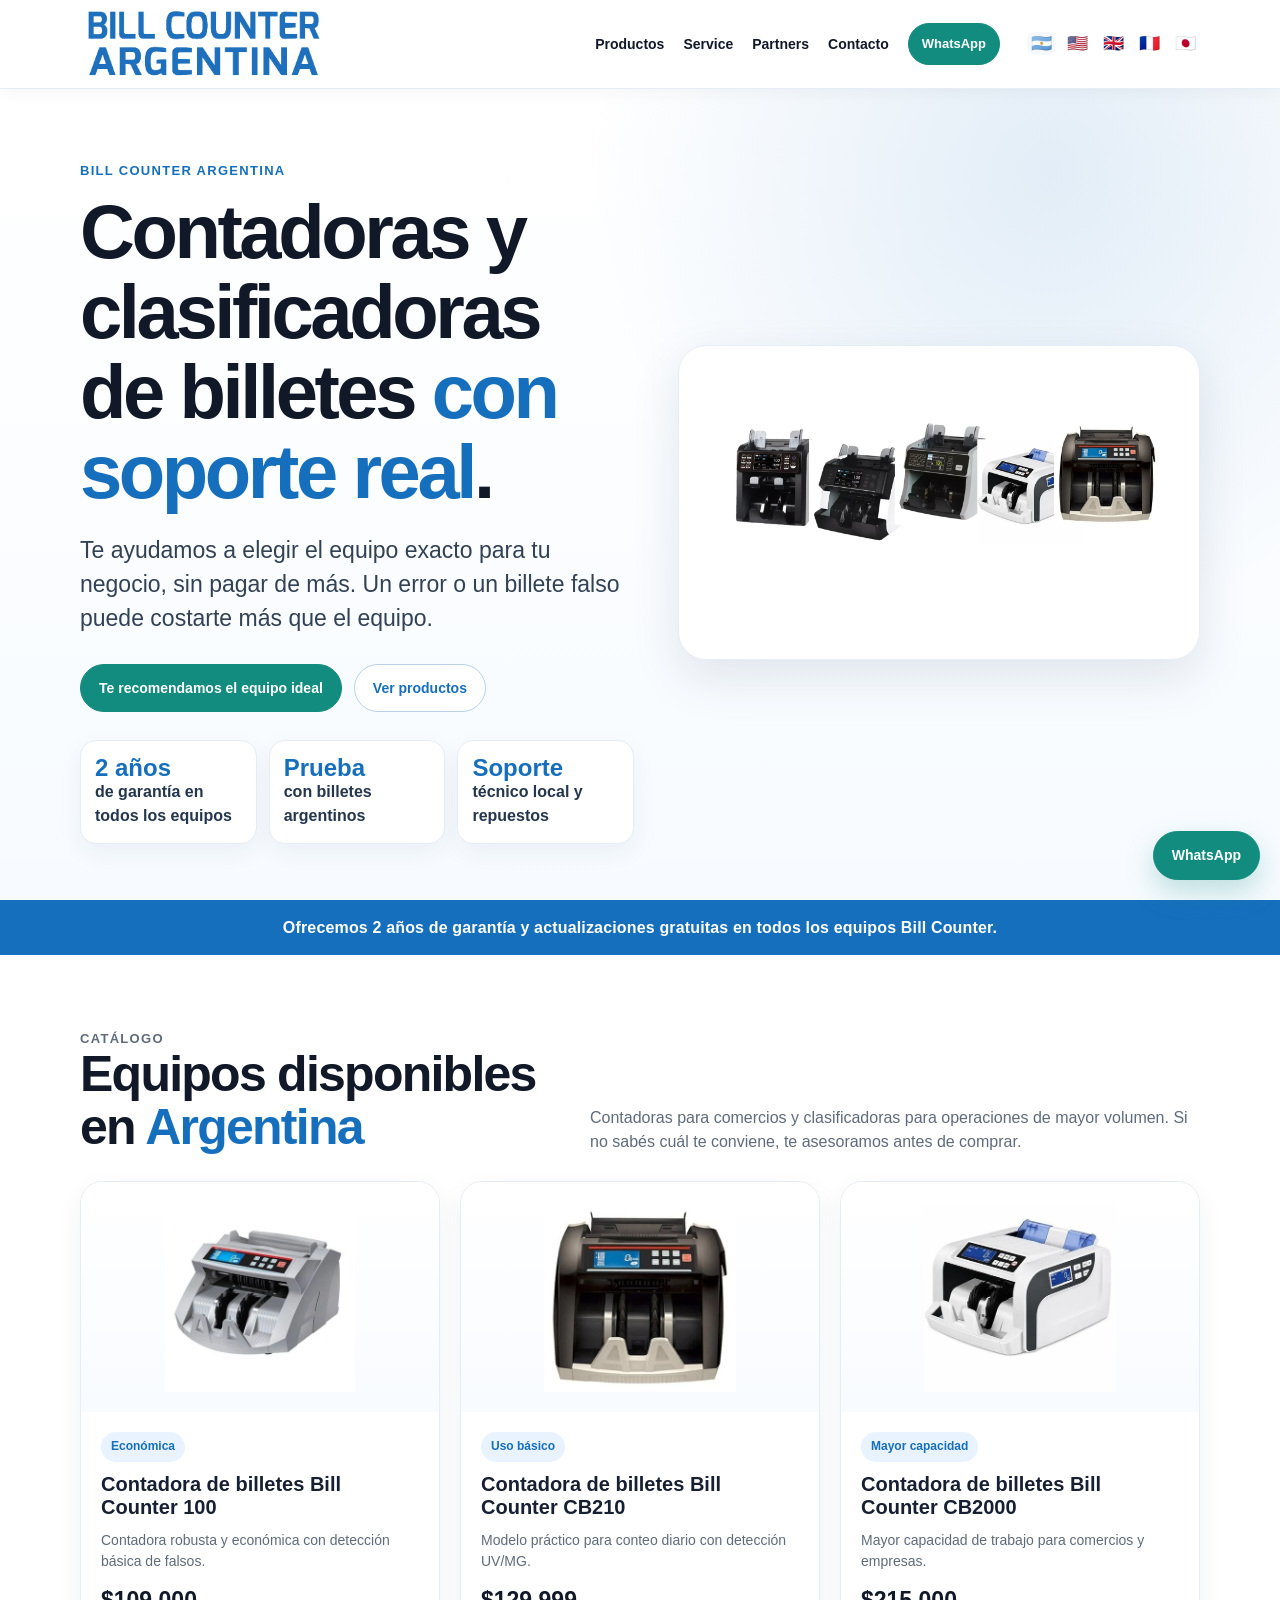
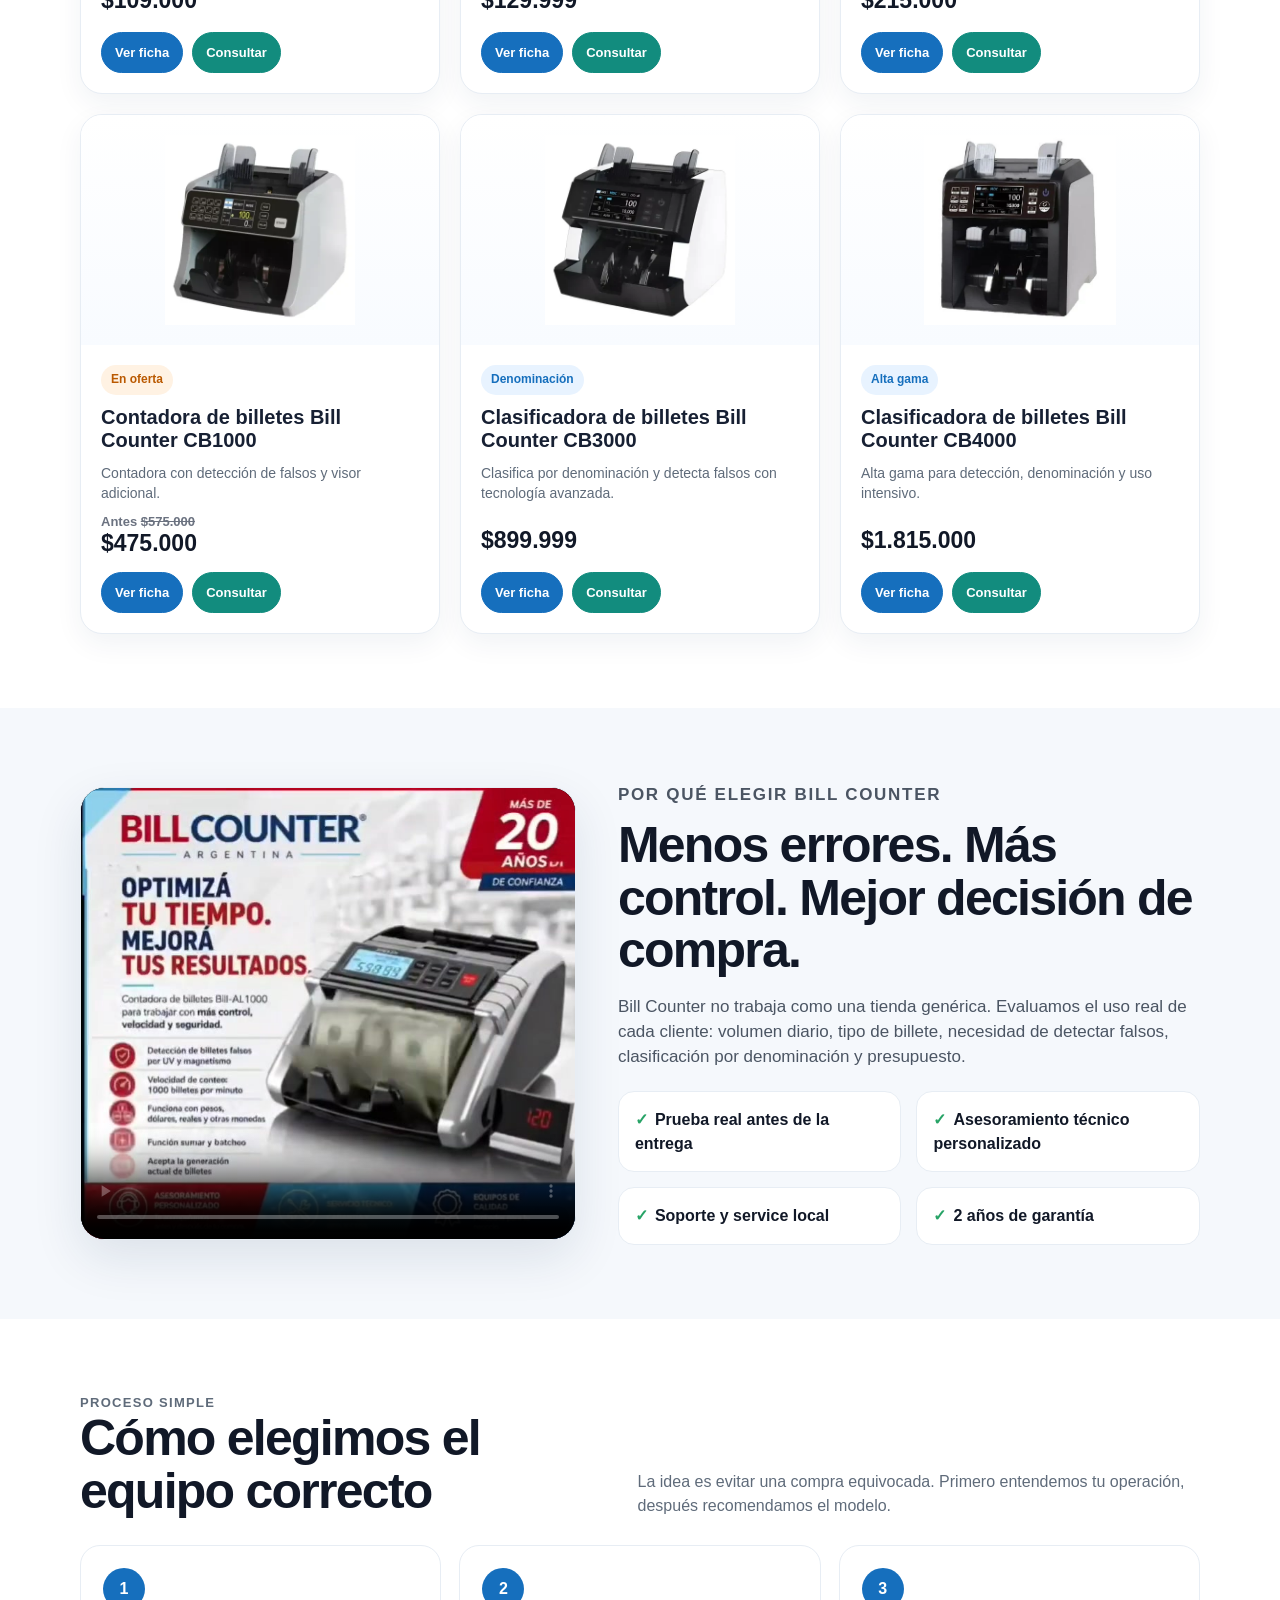
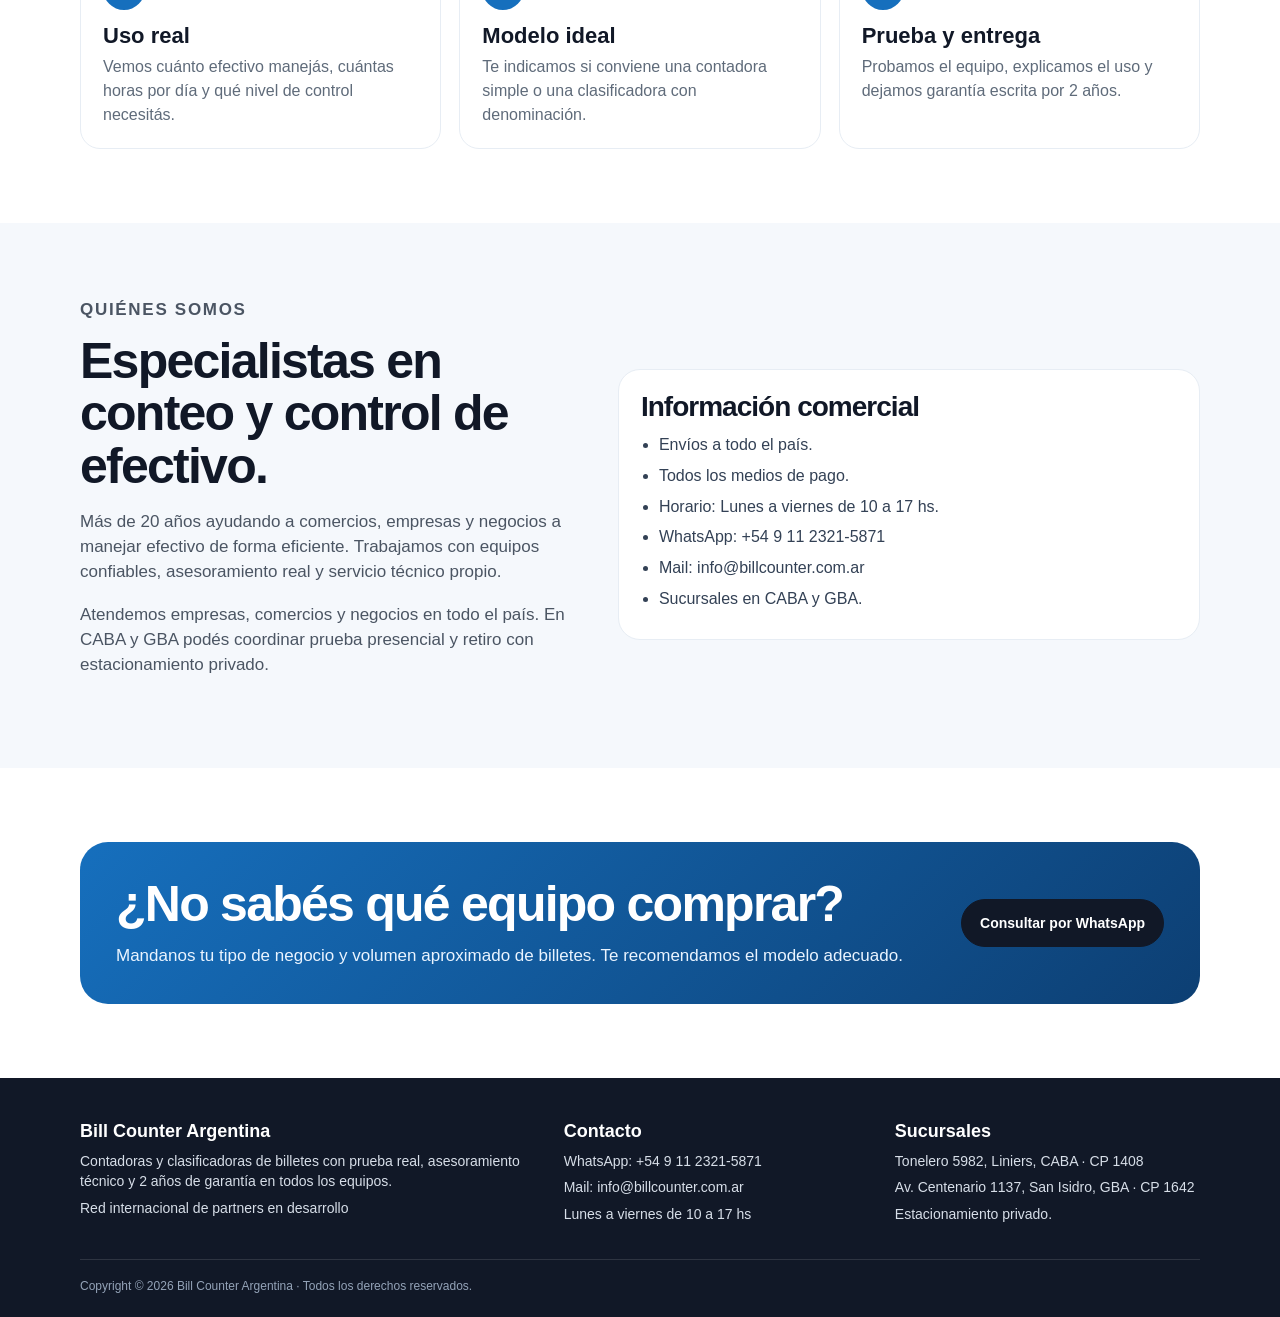
<file: index.html>
<!doctype html>
<html lang="es-AR">
<head>
  <meta charset="utf-8">
  <meta name="viewport" content="width=device-width, initial-scale=1">
  <title>Bill Counter Argentina | Contadoras y clasificadoras de billetes</title>
  <meta name="description" content="Contadoras y clasificadoras de billetes Bill Counter con prueba real, soporte técnico local, detección de falsos y 2 años de garantía.">
  <link rel="canonical" href="https://www.billcounter.com.ar/">
  
    <link rel="alternate" hreflang="es-AR" href="https://www.billcounter.com.ar/">
    <link rel="alternate" hreflang="en-US" href="https://www.billcounter.com.ar/en-us/">
    <link rel="alternate" hreflang="en-GB" href="https://www.billcounter.com.ar/en-gb/">
    <link rel="alternate" hreflang="fr" href="https://www.billcounter.com.ar/fr/">
    <link rel="alternate" hreflang="ja" href="https://www.billcounter.com.ar/ja/">
    <link rel="alternate" hreflang="x-default" href="https://www.billcounter.com.ar/">
    
  <meta property="og:title" content="Bill Counter Argentina | Contadoras y clasificadoras de billetes">
  <meta property="og:description" content="Contadoras y clasificadoras de billetes Bill Counter con prueba real, soporte técnico local, detección de falsos y 2 años de garantía.">
  <meta property="og:type" content="website">
  <meta property="og:image" content="https://www.billcounter.com.ar/assets/img/linea-productos.webp">
  <link rel="stylesheet" href="assets/styles.css">
</head>
<body>

    <header class="topbar">
      <div class="container nav">
        <a class="brand" href="">
          <img src="assets/img/logo.png" alt="Bill Counter Argentina">
        </a>
        
      <nav class="navlinks" aria-label="Navegación principal">
        <a href="#productos">Productos</a>
        <a href="service/">Service</a>
        <a href="partners/">Partners</a>
        <a href="contacto/">Contacto</a>
        <a class="btn small whatsapp" href="https://wa.me/5491123215871?text=Hola%2C%20quiero%20asesoramiento%20para%20elegir%20una%20contadora%20de%20billetes." target="_blank" rel="noopener">WhatsApp</a>
        <span class="langs" aria-label="Idiomas">
          <a class="flaglink active" href="">🇦🇷</a>
          <a class="flaglink" href="en-us/">🇺🇸</a>
          <a class="flaglink" href="en-gb/">🇬🇧</a>
          <a class="flaglink" href="fr/">🇫🇷</a>
          <a class="flaglink" href="ja/">🇯🇵</a>
        </span>
      </nav>
    
        <div class="mobile-menu"><a href="#productos">Productos</a><span>·</span><a href="contacto/">Contacto</a><span class="mobile-flags" aria-label="Idiomas"><a class="flaglink active" href="">🇦🇷</a><a class="flaglink" href="en-us/">🇺🇸</a><a class="flaglink" href="en-gb/">🇬🇧</a><a class="flaglink" href="fr/">🇫🇷</a><a class="flaglink" href="ja/">🇯🇵</a></span></div>
      </div>
    </header>
    
<main>
  <section class="hero">
    <div class="container hero-grid">
      <div>
        <p class="eyebrow">Bill Counter Argentina</p>
        <h1>Contadoras y clasificadoras de billetes <span>con soporte real</span>.</h1>
        <p class="lead">Te ayudamos a elegir el equipo exacto para tu negocio, sin pagar de más. Un error o un billete falso puede costarte más que el equipo.</p>
        <div class="hero-actions">
          <a class="btn whatsapp" href="https://wa.me/5491123215871?text=Hola%2C%20quiero%20que%20me%20recomienden%20el%20equipo%20ideal%20para%20mi%20negocio." target="_blank" rel="noopener">Te recomendamos el equipo ideal</a>
          <a class="btn ghost" href="#productos">Ver productos</a>
        </div>
        <div class="trust-row">
          <div class="trust-card"><strong>2 años</strong> de garantía en todos los equipos</div>
          <div class="trust-card"><strong>Prueba</strong> con billetes argentinos</div>
          <div class="trust-card"><strong>Soporte</strong> técnico local y repuestos</div>
        </div>
      </div>
      <div class="hero-media">
        <img src="assets/img/linea-productos.webp" alt="Línea de contadoras y clasificadoras Bill Counter">
      </div>
    </div>
  </section>

  <div class="notice">Ofrecemos 2 años de garantía y actualizaciones gratuitas en todos los equipos Bill Counter.</div>

  <section class="section" id="productos">
    <div class="container">
      <div class="section-head">
        <div>
          <p class="eyebrow">Catálogo</p>
          <h2>Equipos disponibles en <span class="blue">Argentina</span></h2>
        </div>
        <p>Contadoras para comercios y clasificadoras para operaciones de mayor volumen. Si no sabés cuál te conviene, te asesoramos antes de comprar.</p>
      </div>
      <div class="product-grid">
        
    <article class="product-card">
      <a class="product-img" href="productos/billcounter-100/">
        <img src="assets/img/billcounter-100.webp" alt="Contadora de billetes Bill Counter 100" loading="lazy">
      </a>
      <div class="card-body">
        <span class="badge">Económica</span>
        <a class="product-title" href="productos/billcounter-100/">Contadora de billetes Bill Counter 100</a>
        <p class="product-short">Contadora robusta y económica con detección básica de falsos.</p>
        <div class="price">$109.000</div>
        <div class="card-actions">
          <a class="btn small" href="productos/billcounter-100/">Ver ficha</a>
          <a class="btn small whatsapp" href="https://wa.me/5491123215871?text=Hola%2C%20quiero%20consultar%20por%20la%20Contadora%20Bill%20Counter%20100." target="_blank" rel="noopener">Consultar</a>
        </div>
      </div>
    </article>
    

    <article class="product-card">
      <a class="product-img" href="productos/cb210/">
        <img src="assets/img/cb210.webp" alt="Contadora de billetes Bill Counter CB210" loading="lazy">
      </a>
      <div class="card-body">
        <span class="badge">Uso básico</span>
        <a class="product-title" href="productos/cb210/">Contadora de billetes Bill Counter CB210</a>
        <p class="product-short">Modelo práctico para conteo diario con detección UV/MG.</p>
        <div class="price">$129.999</div>
        <div class="card-actions">
          <a class="btn small" href="productos/cb210/">Ver ficha</a>
          <a class="btn small whatsapp" href="https://wa.me/5491123215871?text=Hola%2C%20quiero%20consultar%20por%20la%20Contadora%20Bill%20Counter%20CB210." target="_blank" rel="noopener">Consultar</a>
        </div>
      </div>
    </article>
    

    <article class="product-card">
      <a class="product-img" href="productos/cb2000/">
        <img src="assets/img/cb2000.webp" alt="Contadora de billetes Bill Counter CB2000" loading="lazy">
      </a>
      <div class="card-body">
        <span class="badge">Mayor capacidad</span>
        <a class="product-title" href="productos/cb2000/">Contadora de billetes Bill Counter CB2000</a>
        <p class="product-short">Mayor capacidad de trabajo para comercios y empresas.</p>
        <div class="price">$215.000</div>
        <div class="card-actions">
          <a class="btn small" href="productos/cb2000/">Ver ficha</a>
          <a class="btn small whatsapp" href="https://wa.me/5491123215871?text=Hola%2C%20quiero%20consultar%20por%20la%20Contadora%20Bill%20Counter%20CB2000." target="_blank" rel="noopener">Consultar</a>
        </div>
      </div>
    </article>
    

    <article class="product-card">
      <a class="product-img" href="productos/cb1000/">
        <img src="assets/img/cb1000.webp" alt="Contadora de billetes Bill Counter CB1000" loading="lazy">
      </a>
      <div class="card-body">
        <span class="badge offer">En oferta</span>
        <a class="product-title" href="productos/cb1000/">Contadora de billetes Bill Counter CB1000</a>
        <p class="product-short">Contadora con detección de falsos y visor adicional.</p>
        <div class="price price-offer"><span class="price-before">Antes <s>$575.000</s></span><span class="price-now">$475.000</span></div>
        <div class="card-actions">
          <a class="btn small" href="productos/cb1000/">Ver ficha</a>
          <a class="btn small whatsapp" href="https://wa.me/5491123215871?text=Hola%2C%20quiero%20consultar%20por%20la%20Contadora%20Bill%20Counter%20CB1000." target="_blank" rel="noopener">Consultar</a>
        </div>
      </div>
    </article>
    

    <article class="product-card">
      <a class="product-img" href="productos/cb3000/">
        <img src="assets/img/cb3000.webp" alt="Clasificadora de billetes Bill Counter CB3000" loading="lazy">
      </a>
      <div class="card-body">
        <span class="badge">Denominación</span>
        <a class="product-title" href="productos/cb3000/">Clasificadora de billetes Bill Counter CB3000</a>
        <p class="product-short">Clasifica por denominación y detecta falsos con tecnología avanzada.</p>
        <div class="price">$899.999</div>
        <div class="card-actions">
          <a class="btn small" href="productos/cb3000/">Ver ficha</a>
          <a class="btn small whatsapp" href="https://wa.me/5491123215871?text=Hola%2C%20quiero%20consultar%20por%20la%20Clasificadora%20Bill%20Counter%20CB3000." target="_blank" rel="noopener">Consultar</a>
        </div>
      </div>
    </article>
    

    <article class="product-card">
      <a class="product-img" href="productos/cb4000/">
        <img src="assets/img/cb4000.webp" alt="Clasificadora de billetes Bill Counter CB4000" loading="lazy">
      </a>
      <div class="card-body">
        <span class="badge">Alta gama</span>
        <a class="product-title" href="productos/cb4000/">Clasificadora de billetes Bill Counter CB4000</a>
        <p class="product-short">Alta gama para detección, denominación y uso intensivo.</p>
        <div class="price">$1.815.000</div>
        <div class="card-actions">
          <a class="btn small" href="productos/cb4000/">Ver ficha</a>
          <a class="btn small whatsapp" href="https://wa.me/5491123215871?text=Hola%2C%20quiero%20consultar%20por%20la%20Clasificadora%20Bill%20Counter%20CB4000." target="_blank" rel="noopener">Consultar</a>
        </div>
      </div>
    </article>
    
      </div>
    </div>
  </section>

  <section class="section soft">
    <div class="container split">
      <div class="video-box">
        <video controls preload="metadata" poster="assets/img/video-institucional-cover.jpg">
          <source src="assets/video/billcounter-institucional.mp4" type="video/mp4">
        </video>
      </div>
      <div class="copy">
        <p class="eyebrow">Por qué elegir Bill Counter</p>
        <h2>Menos errores. Más control. Mejor decisión de compra.</h2>
        <p>Bill Counter no trabaja como una tienda genérica. Evaluamos el uso real de cada cliente: volumen diario, tipo de billete, necesidad de detectar falsos, clasificación por denominación y presupuesto.</p>
        <div class="checks">
          <div class="check"><span>✓</span>Prueba real antes de la entrega</div>
          <div class="check"><span>✓</span>Asesoramiento técnico personalizado</div>
          <div class="check"><span>✓</span>Soporte y service local</div>
          <div class="check"><span>✓</span>2 años de garantía</div>
        </div>
      </div>
    </div>
  </section>

  <section class="section">
    <div class="container">
      <div class="section-head">
        <div>
          <p class="eyebrow">Proceso simple</p>
          <h2>Cómo elegimos el equipo correcto</h2>
        </div>
        <p>La idea es evitar una compra equivocada. Primero entendemos tu operación, después recomendamos el modelo.</p>
      </div>
      <div class="steps">
        <div class="step"><div class="step-num">1</div><h3>Uso real</h3><p>Vemos cuánto efectivo manejás, cuántas horas por día y qué nivel de control necesitás.</p></div>
        <div class="step"><div class="step-num">2</div><h3>Modelo ideal</h3><p>Te indicamos si conviene una contadora simple o una clasificadora con denominación.</p></div>
        <div class="step"><div class="step-num">3</div><h3>Prueba y entrega</h3><p>Probamos el equipo, explicamos el uso y dejamos garantía escrita por 2 años.</p></div>
      </div>
    </div>
  </section>

  <section class="section soft">
    <div class="container split">
      <div class="copy">
        <p class="eyebrow">Quiénes somos</p>
        <h2>Especialistas en conteo y control de efectivo.</h2>
        <p>Más de 20 años ayudando a comercios, empresas y negocios a manejar efectivo de forma eficiente. Trabajamos con equipos confiables, asesoramiento real y servicio técnico propio.</p>
        <p>Atendemos empresas, comercios y negocios en todo el país. En CABA y GBA podés coordinar prueba presencial y retiro con estacionamiento privado.</p>
      </div>
      <div class="detail-box">
        <h2>Información comercial</h2>
        <ul class="list">
          <li>Envíos a todo el país.</li>
          <li>Todos los medios de pago.</li>
          <li>Horario: Lunes a viernes de 10 a 17 hs.</li>
          <li>WhatsApp: +54 9 11 2321-5871</li>
          <li>Mail: info@billcounter.com.ar</li>
          <li>Sucursales en CABA y GBA.</li>
        </ul>
      </div>
    </div>
  </section>

  <section class="section">
    <div class="container cta-band">
      <div>
        <h2>¿No sabés qué equipo comprar?</h2>
        <p>Mandanos tu tipo de negocio y volumen aproximado de billetes. Te recomendamos el modelo adecuado.</p>
      </div>
      <a class="btn dark" href="https://wa.me/5491123215871?text=Hola%2C%20quiero%20que%20me%20recomienden%20qu%C3%A9%20contadora%20o%20clasificadora%20me%20conviene%20comprar." target="_blank" rel="noopener">Consultar por WhatsApp</a>
    </div>
  </section>
</main>

    <footer class="footer">
      <div class="container">
        <div class="footer-grid">
          <div>
            <h3>Bill Counter Argentina</h3>
            <p>Contadoras y clasificadoras de billetes con prueba real, asesoramiento técnico y 2 años de garantía en todos los equipos.</p>
            <p><a href="partners/">Red internacional de partners en desarrollo</a></p>
          </div>
          <div>
            <h3>Contacto</h3>
            <p>WhatsApp: <a href="https://wa.me/5491123215871?text=Hola%2C%20quiero%20consultar%20por%20Bill%20Counter.">+54 9 11 2321-5871</a></p>
            <p>Mail: <a href="mailto:info@billcounter.com.ar">info@billcounter.com.ar</a></p>
            <p>Lunes a viernes de 10 a 17 hs</p>
          </div>
          <div>
            <h3>Sucursales</h3>
            <p>Tonelero 5982, Liniers, CABA · CP 1408</p>
            <p>Av. Centenario 1137, San Isidro, GBA · CP 1642</p>
            <p>Estacionamiento privado.</p>
          </div>
        </div>
        <div class="copyright">Copyright © 2026 Bill Counter Argentina · Todos los derechos reservados.</div>
      </div>
    </footer>
    <a class="btn whatsapp fixed-wa" href="https://wa.me/5491123215871?text=Hola%2C%20quiero%20asesoramiento%20para%20elegir%20una%20contadora%20de%20billetes." target="_blank" rel="noopener">WhatsApp</a>
    
</body>
</html>
</file>
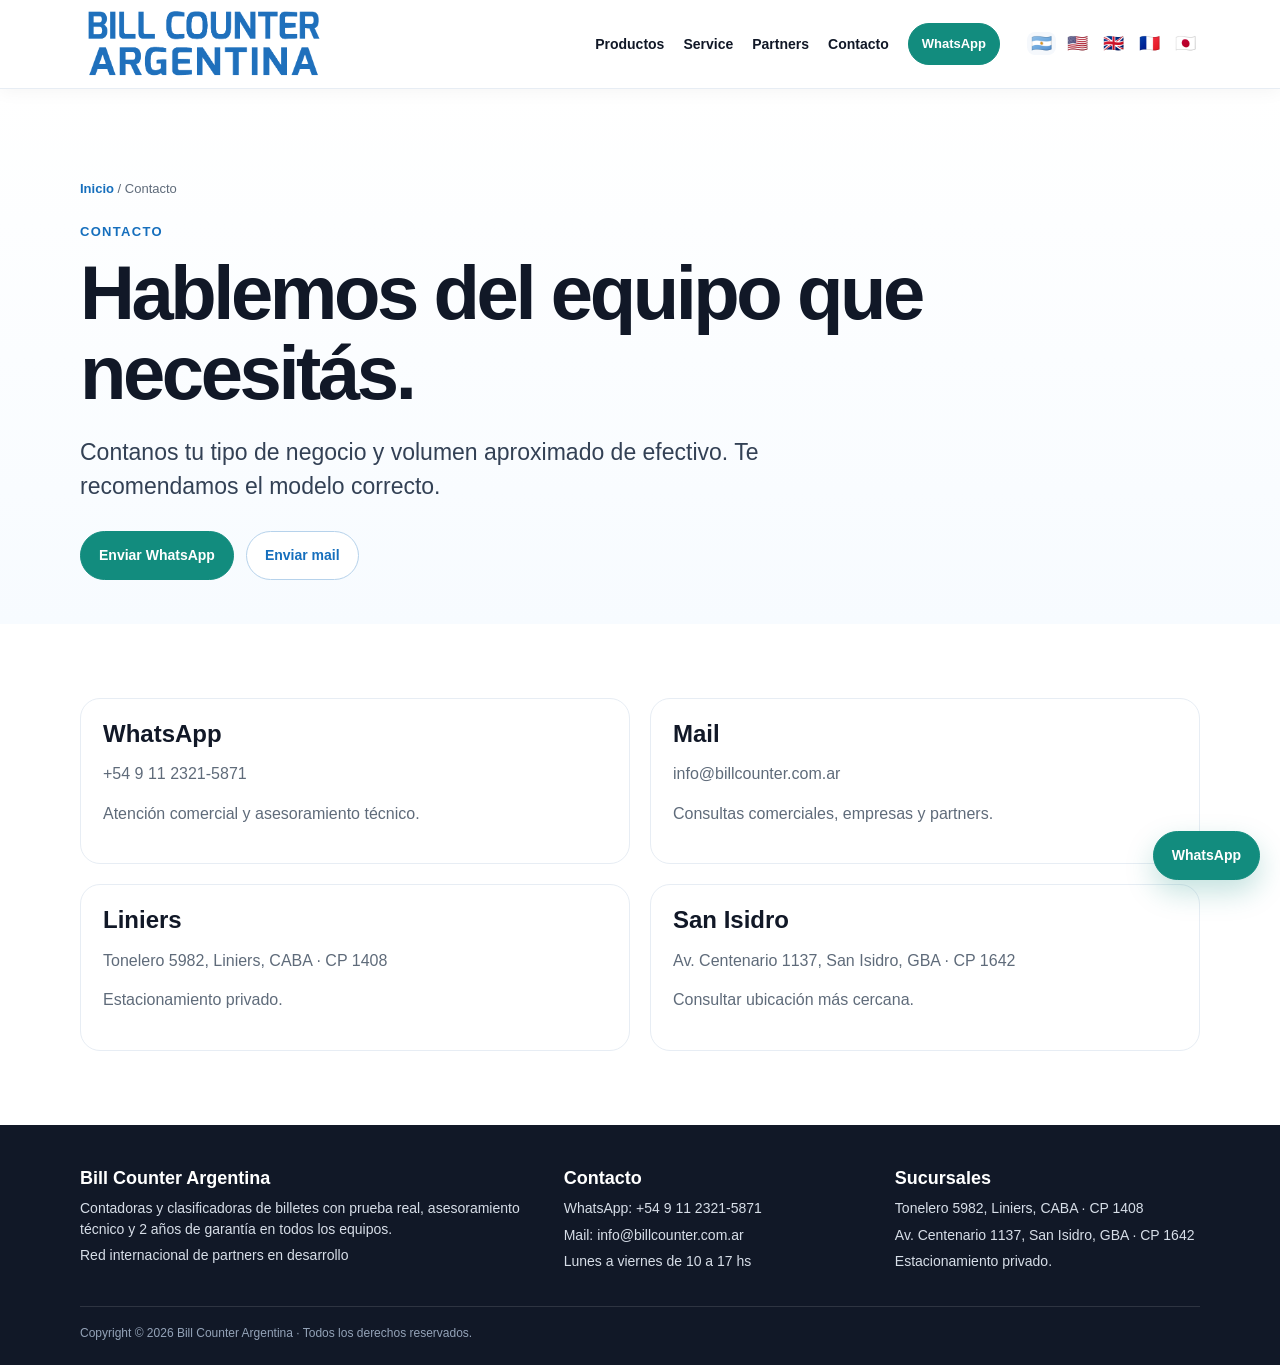
<file: contacto/index.html>
<!doctype html>
<html lang="es-AR">
<head>
  <meta charset="utf-8">
  <meta name="viewport" content="width=device-width, initial-scale=1">
  <title>Contacto Bill Counter Argentina</title>
  <meta name="description" content="WhatsApp, mail, horarios y sucursales de Bill Counter Argentina.">
  <link rel="canonical" href="https://www.billcounter.com.ar/contacto/">
  
    <link rel="alternate" hreflang="es-AR" href="https://www.billcounter.com.ar/">
    <link rel="alternate" hreflang="en-US" href="https://www.billcounter.com.ar/en-us/">
    <link rel="alternate" hreflang="en-GB" href="https://www.billcounter.com.ar/en-gb/">
    <link rel="alternate" hreflang="fr" href="https://www.billcounter.com.ar/fr/">
    <link rel="alternate" hreflang="ja" href="https://www.billcounter.com.ar/ja/">
    <link rel="alternate" hreflang="x-default" href="https://www.billcounter.com.ar/">
    
  <meta property="og:title" content="Contacto Bill Counter Argentina">
  <meta property="og:description" content="WhatsApp, mail, horarios y sucursales de Bill Counter Argentina.">
  <meta property="og:type" content="website">
  <meta property="og:image" content="https://www.billcounter.com.ar/assets/img/linea-productos.webp">
  <link rel="stylesheet" href="../assets/styles.css">
</head>
<body>

    <header class="topbar">
      <div class="container nav">
        <a class="brand" href="../">
          <img src="../assets/img/logo.png" alt="Bill Counter Argentina">
        </a>
        
      <nav class="navlinks" aria-label="Navegación principal">
        <a href="../#productos">Productos</a>
        <a href="../service/">Service</a>
        <a href="../partners/">Partners</a>
        <a href="../contacto/">Contacto</a>
        <a class="btn small whatsapp" href="https://wa.me/5491123215871?text=Hola%2C%20quiero%20asesoramiento%20para%20elegir%20una%20contadora%20de%20billetes." target="_blank" rel="noopener">WhatsApp</a>
        <span class="langs" aria-label="Idiomas">
          <a class="flaglink active" href="../">🇦🇷</a>
          <a class="flaglink" href="../en-us/">🇺🇸</a>
          <a class="flaglink" href="../en-gb/">🇬🇧</a>
          <a class="flaglink" href="../fr/">🇫🇷</a>
          <a class="flaglink" href="../ja/">🇯🇵</a>
        </span>
      </nav>
    
        <div class="mobile-menu"><a href="../#productos">Productos</a><span>·</span><a href="../contacto/">Contacto</a><span class="mobile-flags" aria-label="Idiomas"><a class="flaglink active" href="../">🇦🇷</a><a class="flaglink" href="../en-us/">🇺🇸</a><a class="flaglink" href="../en-gb/">🇬🇧</a><a class="flaglink" href="../fr/">🇫🇷</a><a class="flaglink" href="../ja/">🇯🇵</a></span></div>
      </div>
    </header>
    
<main>
<section class="lang-hero">
  <div class="container">
    <div class="breadcrumb"><a href="../">Inicio</a> / Contacto</div>
    <p class="eyebrow">Contacto</p>
    <h1>Hablemos del equipo que necesitás.</h1>
    <p class="lead">Contanos tu tipo de negocio y volumen aproximado de efectivo. Te recomendamos el modelo correcto.</p>
    <div class="hero-actions">
      <a class="btn whatsapp" href="https://wa.me/5491123215871?text=Hola%2C%20quiero%20consultar%20por%20una%20contadora%20o%20clasificadora%20Bill%20Counter." target="_blank" rel="noopener">Enviar WhatsApp</a>
      <a class="btn ghost" href="mailto:info@billcounter.com.ar">Enviar mail</a>
    </div>
  </div>
</section>
<section class="section">
  <div class="container partner-grid">
    <div class="partner-card"><h3>WhatsApp</h3><p>+54 9 11 2321-5871</p><p>Atención comercial y asesoramiento técnico.</p></div>
    <div class="partner-card"><h3>Mail</h3><p>info@billcounter.com.ar</p><p>Consultas comerciales, empresas y partners.</p></div>
    <div class="partner-card"><h3>Liniers</h3><p>Tonelero 5982, Liniers, CABA · CP 1408</p><p>Estacionamiento privado.</p></div>
    <div class="partner-card"><h3>San Isidro</h3><p>Av. Centenario 1137, San Isidro, GBA · CP 1642</p><p>Consultar ubicación más cercana.</p></div>
  </div>
</section>
</main>

    <footer class="footer">
      <div class="container">
        <div class="footer-grid">
          <div>
            <h3>Bill Counter Argentina</h3>
            <p>Contadoras y clasificadoras de billetes con prueba real, asesoramiento técnico y 2 años de garantía en todos los equipos.</p>
            <p><a href="../partners/">Red internacional de partners en desarrollo</a></p>
          </div>
          <div>
            <h3>Contacto</h3>
            <p>WhatsApp: <a href="https://wa.me/5491123215871?text=Hola%2C%20quiero%20consultar%20por%20Bill%20Counter.">+54 9 11 2321-5871</a></p>
            <p>Mail: <a href="mailto:info@billcounter.com.ar">info@billcounter.com.ar</a></p>
            <p>Lunes a viernes de 10 a 17 hs</p>
          </div>
          <div>
            <h3>Sucursales</h3>
            <p>Tonelero 5982, Liniers, CABA · CP 1408</p>
            <p>Av. Centenario 1137, San Isidro, GBA · CP 1642</p>
            <p>Estacionamiento privado.</p>
          </div>
        </div>
        <div class="copyright">Copyright © 2026 Bill Counter Argentina · Todos los derechos reservados.</div>
      </div>
    </footer>
    <a class="btn whatsapp fixed-wa" href="https://wa.me/5491123215871?text=Hola%2C%20quiero%20asesoramiento%20para%20elegir%20una%20contadora%20de%20billetes." target="_blank" rel="noopener">WhatsApp</a>
    </body></html>
</file>
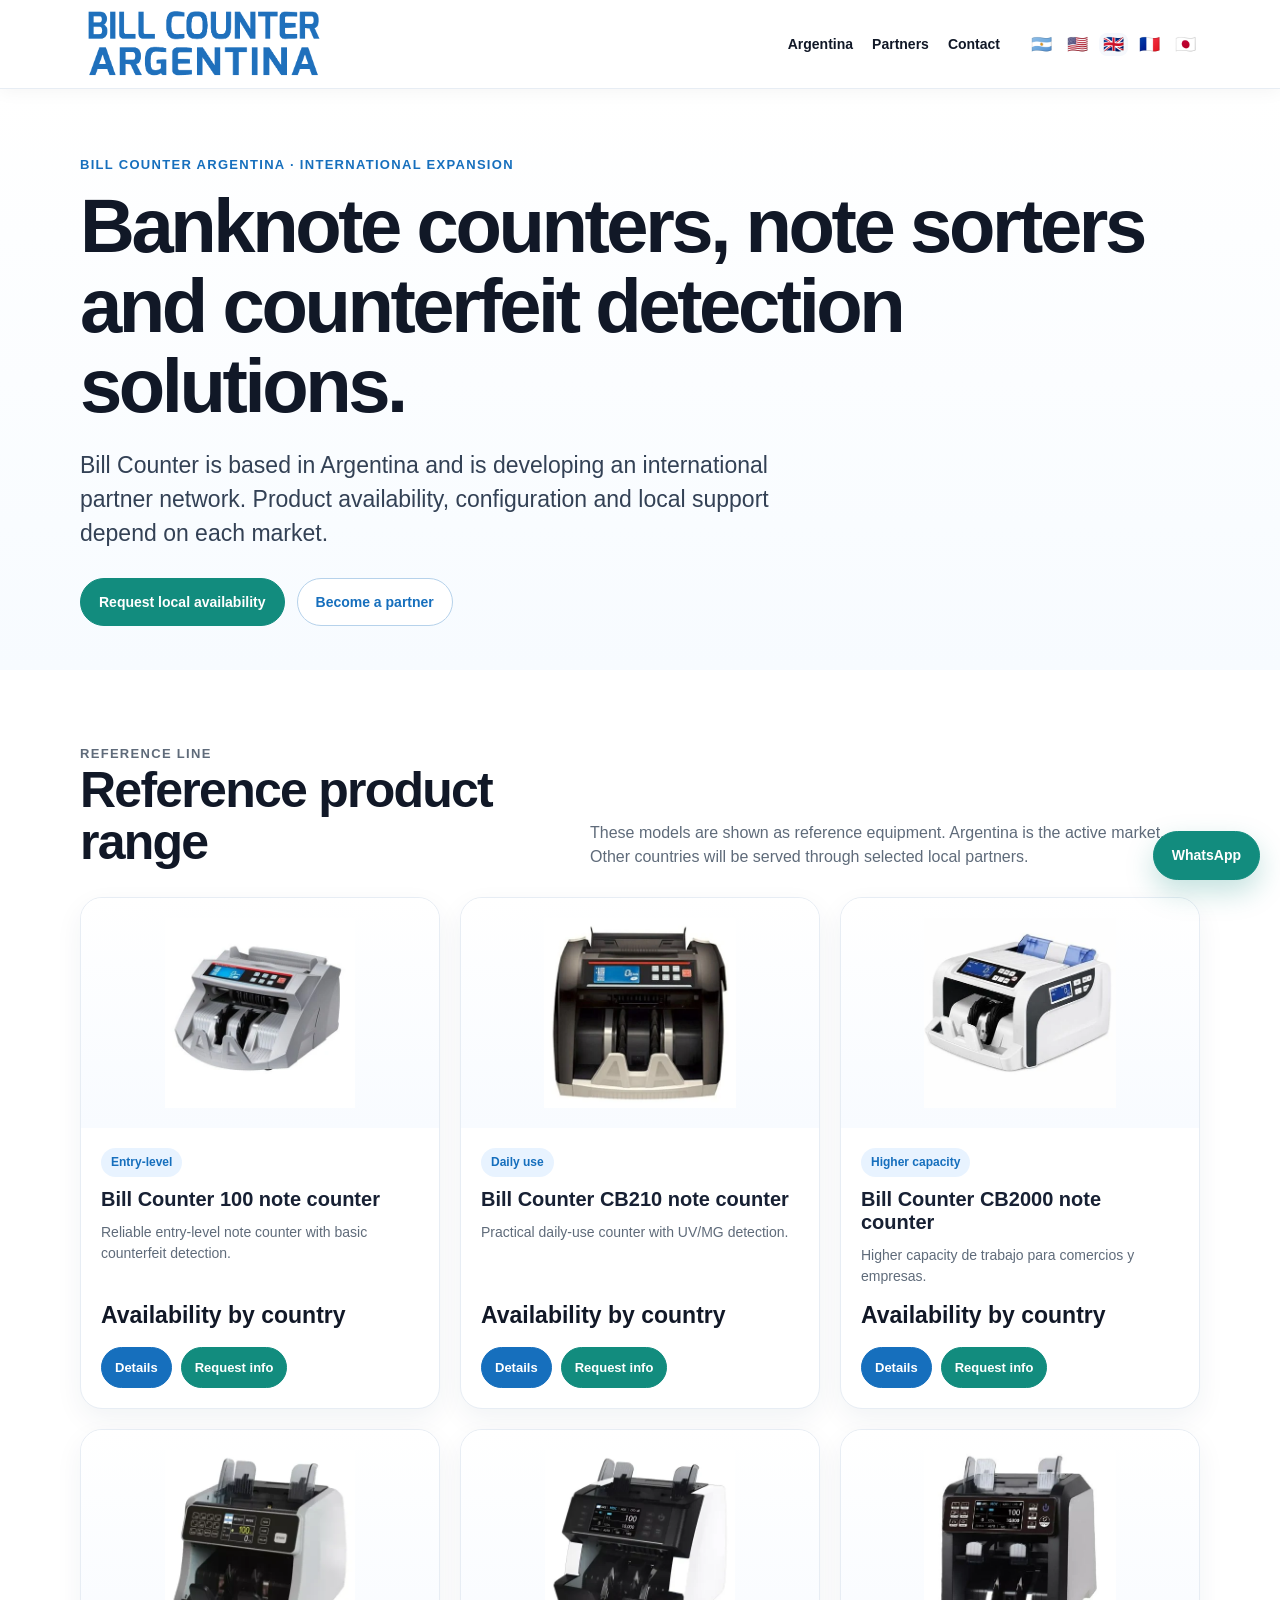
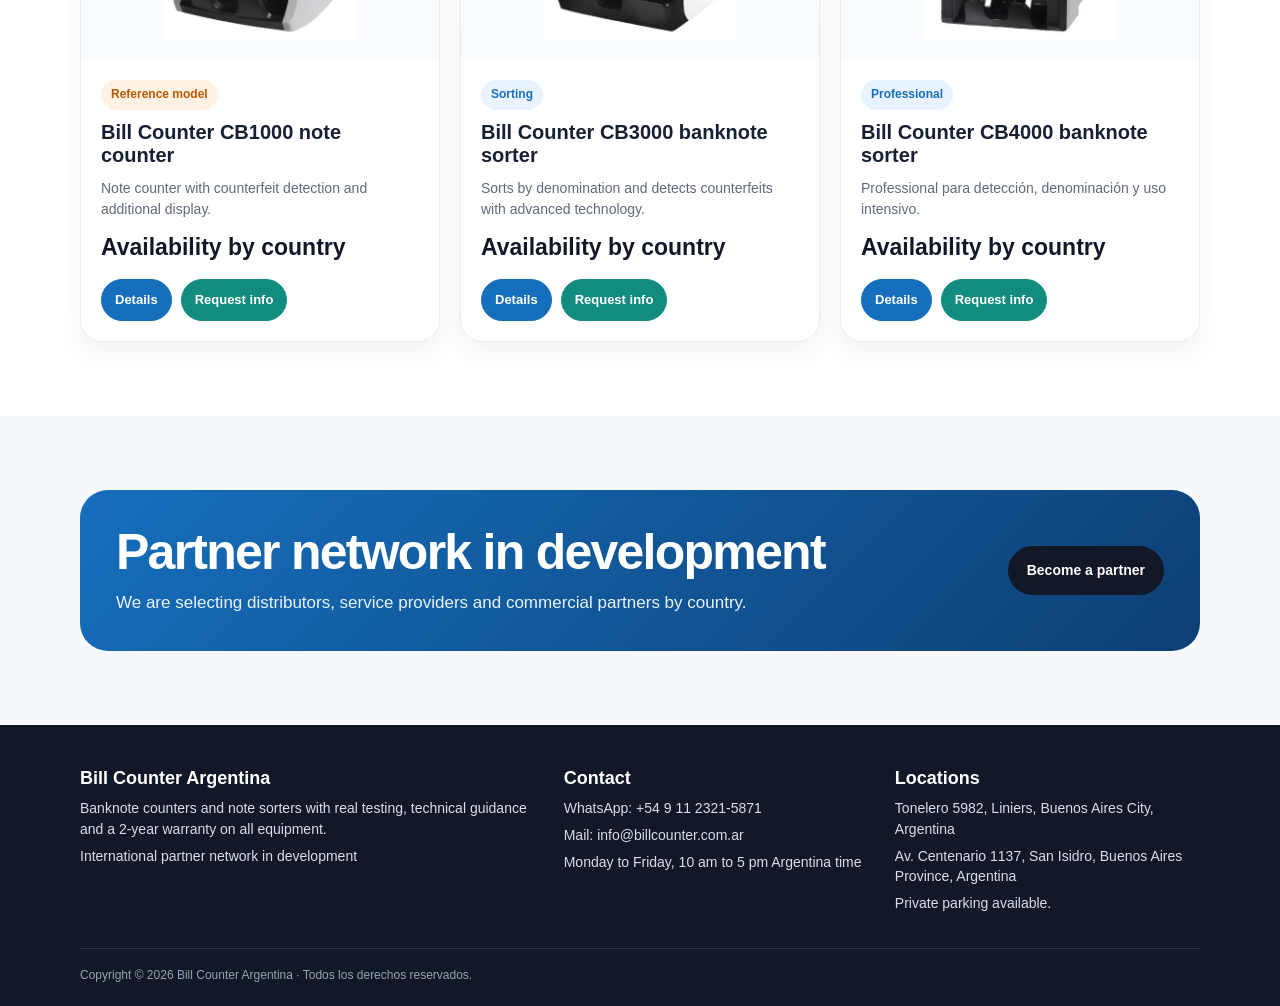
<file: en-gb/index.html>
<!doctype html>
<html lang="en-GB">
<head>
  <meta charset="utf-8">
  <meta name="viewport" content="width=device-width, initial-scale=1">
  <title>Bill Counter Argentina | Banknote counters and note sorters</title>
  <meta name="description" content="Bill Counter Argentina. Banknote counters, note sorters and counterfeit detection equipment. International partner network in development.">
  <link rel="canonical" href="https://www.billcounter.com.ar/en-gb/">
  
    <link rel="alternate" hreflang="es-AR" href="https://www.billcounter.com.ar/">
    <link rel="alternate" hreflang="en-US" href="https://www.billcounter.com.ar/en-us/">
    <link rel="alternate" hreflang="en-GB" href="https://www.billcounter.com.ar/en-gb/">
    <link rel="alternate" hreflang="fr" href="https://www.billcounter.com.ar/fr/">
    <link rel="alternate" hreflang="ja" href="https://www.billcounter.com.ar/ja/">
    <link rel="alternate" hreflang="x-default" href="https://www.billcounter.com.ar/">
    
  <meta property="og:title" content="Bill Counter Argentina | Banknote counters and note sorters">
  <meta property="og:description" content="Bill Counter Argentina. Banknote counters, note sorters and counterfeit detection equipment. International partner network in development.">
  <meta property="og:type" content="website">
  <meta property="og:image" content="https://www.billcounter.com.ar/assets/img/linea-productos.webp">
  <link rel="stylesheet" href="../assets/styles.css">
</head>
<body>

    <header class="topbar">
      <div class="container nav">
        <a class="brand" href="../">
          <img src="../assets/img/logo.png" alt="Bill Counter Argentina">
        </a>
        
      <nav class="navlinks" aria-label="Language navigation">
        <a href="../">Argentina</a>
        <a href="../partners/">Partners</a>
        <a href="../contacto/">Contact</a>
        <span class="langs" aria-label="Languages">
          <a class="flaglink" href="../">🇦🇷</a>
          <a class="flaglink " href="../en-us/">🇺🇸</a>
          <a class="flaglink active" href="../en-gb/">🇬🇧</a>
          <a class="flaglink " href="../fr/">🇫🇷</a>
          <a class="flaglink " href="../ja/">🇯🇵</a>
        </span>
      </nav>
    
        <div class="mobile-menu"><a href="../#productos">Products</a><span>·</span><a href="../contacto/">Contact</a></div>
      </div>
    </header>
    
<main>
  <section class="lang-hero">
    <div class="container">
      <p class="eyebrow">Bill Counter Argentina · International expansion</p>
      <h1>Banknote counters, note sorters and counterfeit detection solutions.</h1>
      <p class="lead">Bill Counter is based in Argentina and is developing an international partner network. Product availability, configuration and local support depend on each market.</p>
      <div class="hero-actions">
        <a class="btn whatsapp" href="https://wa.me/5491123215871?text=Hello%2C%20I%20want%20information%20about%20Bill%20Counter%20availability%20in%20my%20country." target="_blank" rel="noopener">Request local availability</a>
        <a class="btn ghost" href="../partners/">Become a partner</a>
      </div>
    </div>
  </section>
  <section class="section">
    <div class="container">
      <div class="section-head">
        <div>
          <p class="eyebrow">Reference line</p>
          <h2>Reference product range</h2>
        </div>
        <p>These models are shown as reference equipment. Argentina is the active market. Other countries will be served through selected local partners.</p>
      </div>
      <div class="product-grid">
        
    <article class="product-card">
      <a class="product-img" href="../productos/billcounter-100/">
        <img src="../assets/img/billcounter-100.webp" alt="Bill Counter 100 note counter" loading="lazy">
      </a>
      <div class="card-body">
        <span class="badge">Entry-level</span>
        <a class="product-title" href="../productos/billcounter-100/">Bill Counter 100 note counter</a>
        <p class="product-short">Reliable entry-level note counter with basic counterfeit detection.</p>
        <div class="price">Availability by country</div>
        <div class="card-actions">
          <a class="btn small" href="../productos/billcounter-100/">Details</a>
          <a class="btn small whatsapp" href="https://wa.me/5491123215871?text=Hello%2C%20I%20want%20information%20about%20Bill%20Counter%20availability%20in%20my%20country." target="_blank" rel="noopener">Request info</a>
        </div>
      </div>
    </article>
    

    <article class="product-card">
      <a class="product-img" href="../productos/cb210/">
        <img src="../assets/img/cb210.webp" alt="Bill Counter CB210 note counter" loading="lazy">
      </a>
      <div class="card-body">
        <span class="badge">Daily use</span>
        <a class="product-title" href="../productos/cb210/">Bill Counter CB210 note counter</a>
        <p class="product-short">Practical daily-use counter with UV/MG detection.</p>
        <div class="price">Availability by country</div>
        <div class="card-actions">
          <a class="btn small" href="../productos/cb210/">Details</a>
          <a class="btn small whatsapp" href="https://wa.me/5491123215871?text=Hello%2C%20I%20want%20information%20about%20Bill%20Counter%20availability%20in%20my%20country." target="_blank" rel="noopener">Request info</a>
        </div>
      </div>
    </article>
    

    <article class="product-card">
      <a class="product-img" href="../productos/cb2000/">
        <img src="../assets/img/cb2000.webp" alt="Bill Counter CB2000 note counter" loading="lazy">
      </a>
      <div class="card-body">
        <span class="badge">Higher capacity</span>
        <a class="product-title" href="../productos/cb2000/">Bill Counter CB2000 note counter</a>
        <p class="product-short">Higher capacity de trabajo para comercios y empresas.</p>
        <div class="price">Availability by country</div>
        <div class="card-actions">
          <a class="btn small" href="../productos/cb2000/">Details</a>
          <a class="btn small whatsapp" href="https://wa.me/5491123215871?text=Hello%2C%20I%20want%20information%20about%20Bill%20Counter%20availability%20in%20my%20country." target="_blank" rel="noopener">Request info</a>
        </div>
      </div>
    </article>
    

    <article class="product-card">
      <a class="product-img" href="../productos/cb1000/">
        <img src="../assets/img/cb1000.webp" alt="Bill Counter CB1000 note counter" loading="lazy">
      </a>
      <div class="card-body">
        <span class="badge offer">Reference model</span>
        <a class="product-title" href="../productos/cb1000/">Bill Counter CB1000 note counter</a>
        <p class="product-short">Note counter with counterfeit detection and additional display.</p>
        <div class="price">Availability by country</div>
        <div class="card-actions">
          <a class="btn small" href="../productos/cb1000/">Details</a>
          <a class="btn small whatsapp" href="https://wa.me/5491123215871?text=Hello%2C%20I%20want%20information%20about%20Bill%20Counter%20availability%20in%20my%20country." target="_blank" rel="noopener">Request info</a>
        </div>
      </div>
    </article>
    

    <article class="product-card">
      <a class="product-img" href="../productos/cb3000/">
        <img src="../assets/img/cb3000.webp" alt="Bill Counter CB3000 banknote sorter" loading="lazy">
      </a>
      <div class="card-body">
        <span class="badge">Sorting</span>
        <a class="product-title" href="../productos/cb3000/">Bill Counter CB3000 banknote sorter</a>
        <p class="product-short">Sorts by denomination and detects counterfeits with advanced technology.</p>
        <div class="price">Availability by country</div>
        <div class="card-actions">
          <a class="btn small" href="../productos/cb3000/">Details</a>
          <a class="btn small whatsapp" href="https://wa.me/5491123215871?text=Hello%2C%20I%20want%20information%20about%20Bill%20Counter%20availability%20in%20my%20country." target="_blank" rel="noopener">Request info</a>
        </div>
      </div>
    </article>
    

    <article class="product-card">
      <a class="product-img" href="../productos/cb4000/">
        <img src="../assets/img/cb4000.webp" alt="Bill Counter CB4000 banknote sorter" loading="lazy">
      </a>
      <div class="card-body">
        <span class="badge">Professional</span>
        <a class="product-title" href="../productos/cb4000/">Bill Counter CB4000 banknote sorter</a>
        <p class="product-short">Professional para detección, denominación y uso intensivo.</p>
        <div class="price">Availability by country</div>
        <div class="card-actions">
          <a class="btn small" href="../productos/cb4000/">Details</a>
          <a class="btn small whatsapp" href="https://wa.me/5491123215871?text=Hello%2C%20I%20want%20information%20about%20Bill%20Counter%20availability%20in%20my%20country." target="_blank" rel="noopener">Request info</a>
        </div>
      </div>
    </article>
    
      </div>
    </div>
  </section>
  <section class="section soft">
    <div class="container cta-band">
      <div>
        <h2>Partner network in development</h2>
        <p>We are selecting distributors, service providers and commercial partners by country.</p>
      </div>
      <a class="btn dark" href="../partners/">Become a partner</a>
    </div>
  </section>
</main>

    <footer class="footer">
      <div class="container">
        <div class="footer-grid">
          <div>
            <h3>Bill Counter Argentina</h3>
            <p>Banknote counters and note sorters with real testing, technical guidance and a 2-year warranty on all equipment.</p>
            <p><a href="../partners/">International partner network in development</a></p>
          </div>
          <div>
            <h3>Contact</h3>
            <p>WhatsApp: <a href="https://wa.me/5491123215871?text=Hello%2C%20I%20want%20information%20about%20Bill%20Counter%20availability%20in%20my%20country.">+54 9 11 2321-5871</a></p>
            <p>Mail: <a href="mailto:info@billcounter.com.ar">info@billcounter.com.ar</a></p>
            <p>Monday to Friday, 10 am to 5 pm Argentina time</p>
          </div>
          <div>
            <h3>Locations</h3>
            <p>Tonelero 5982, Liniers, Buenos Aires City, Argentina</p>
            <p>Av. Centenario 1137, San Isidro, Buenos Aires Province, Argentina</p>
            <p>Private parking available.</p>
          </div>
        </div>
        <div class="copyright">Copyright © 2026 Bill Counter Argentina · Todos los derechos reservados.</div>
      </div>
    </footer>
    <a class="btn whatsapp fixed-wa" href="https://wa.me/5491123215871?text=Hello%2C%20I%20want%20information%20about%20Bill%20Counter%20availability%20in%20my%20country." target="_blank" rel="noopener">WhatsApp</a>
    </body></html>
</file>
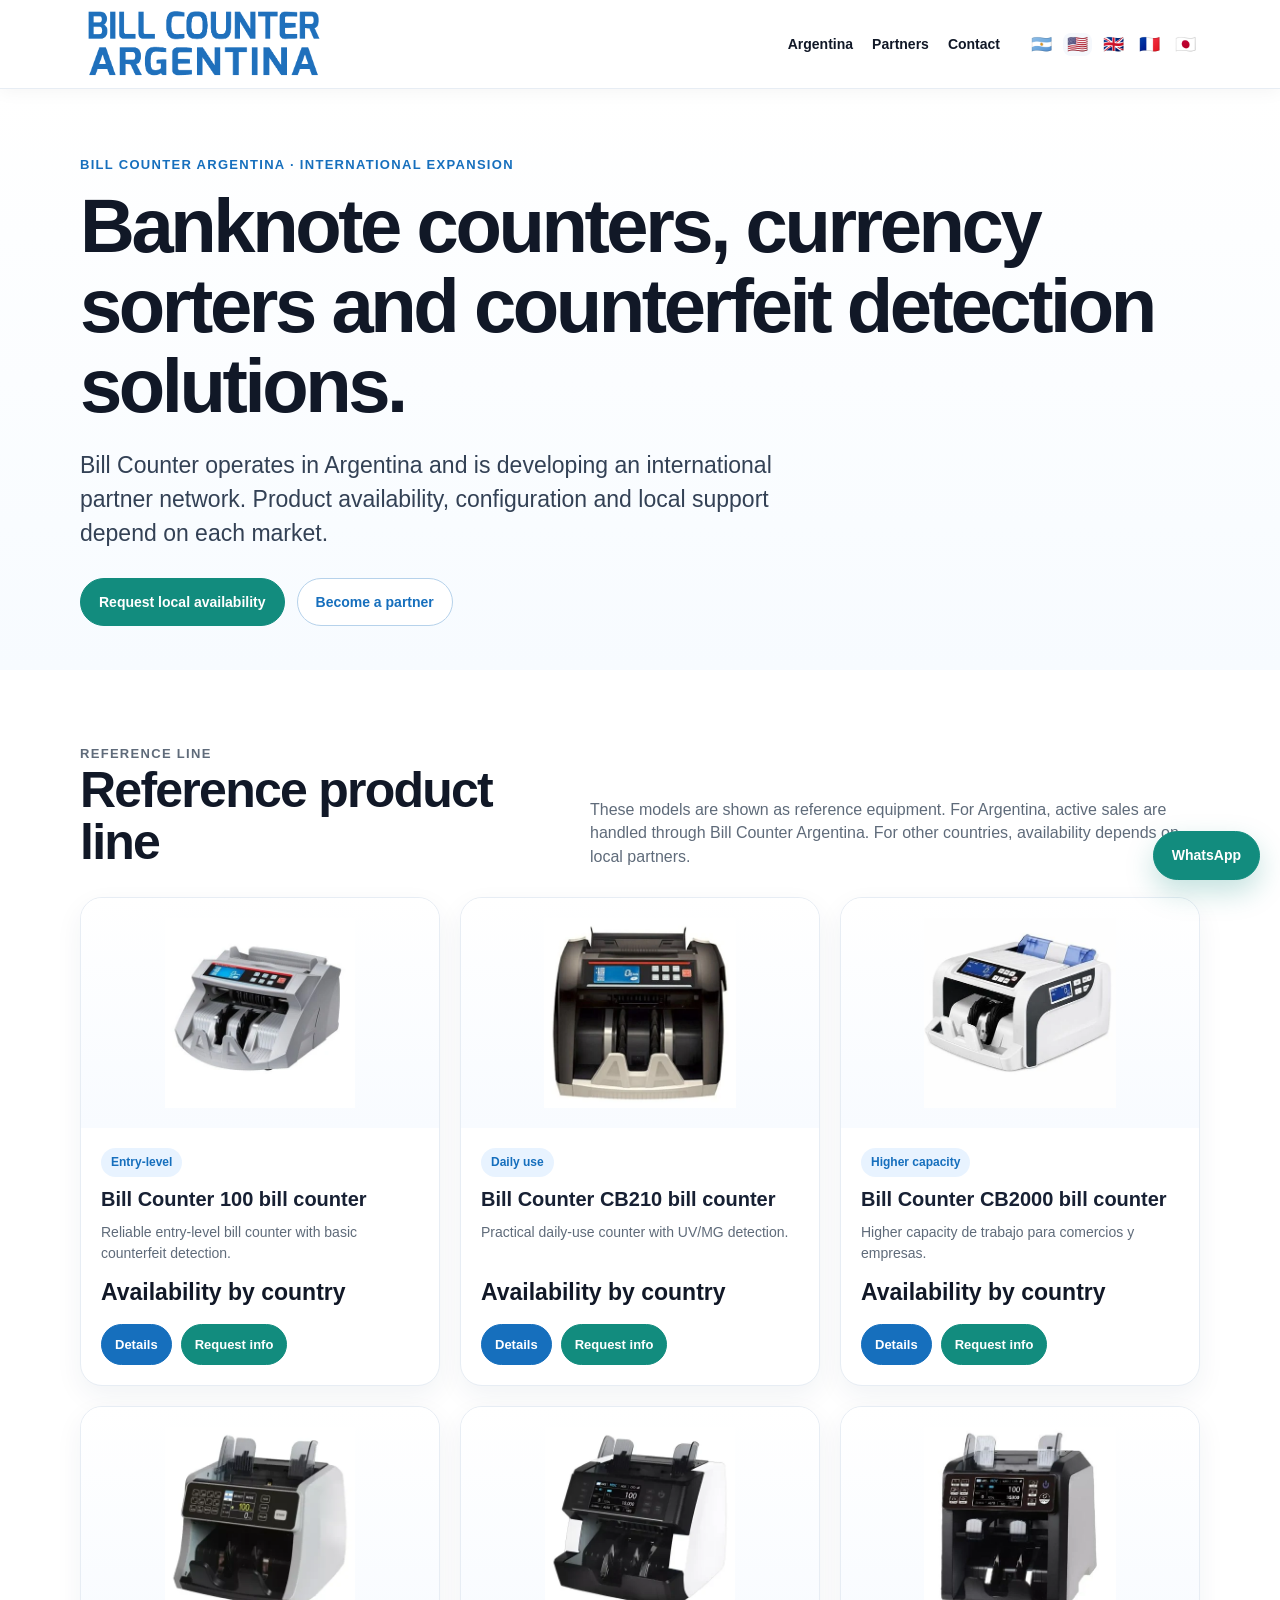
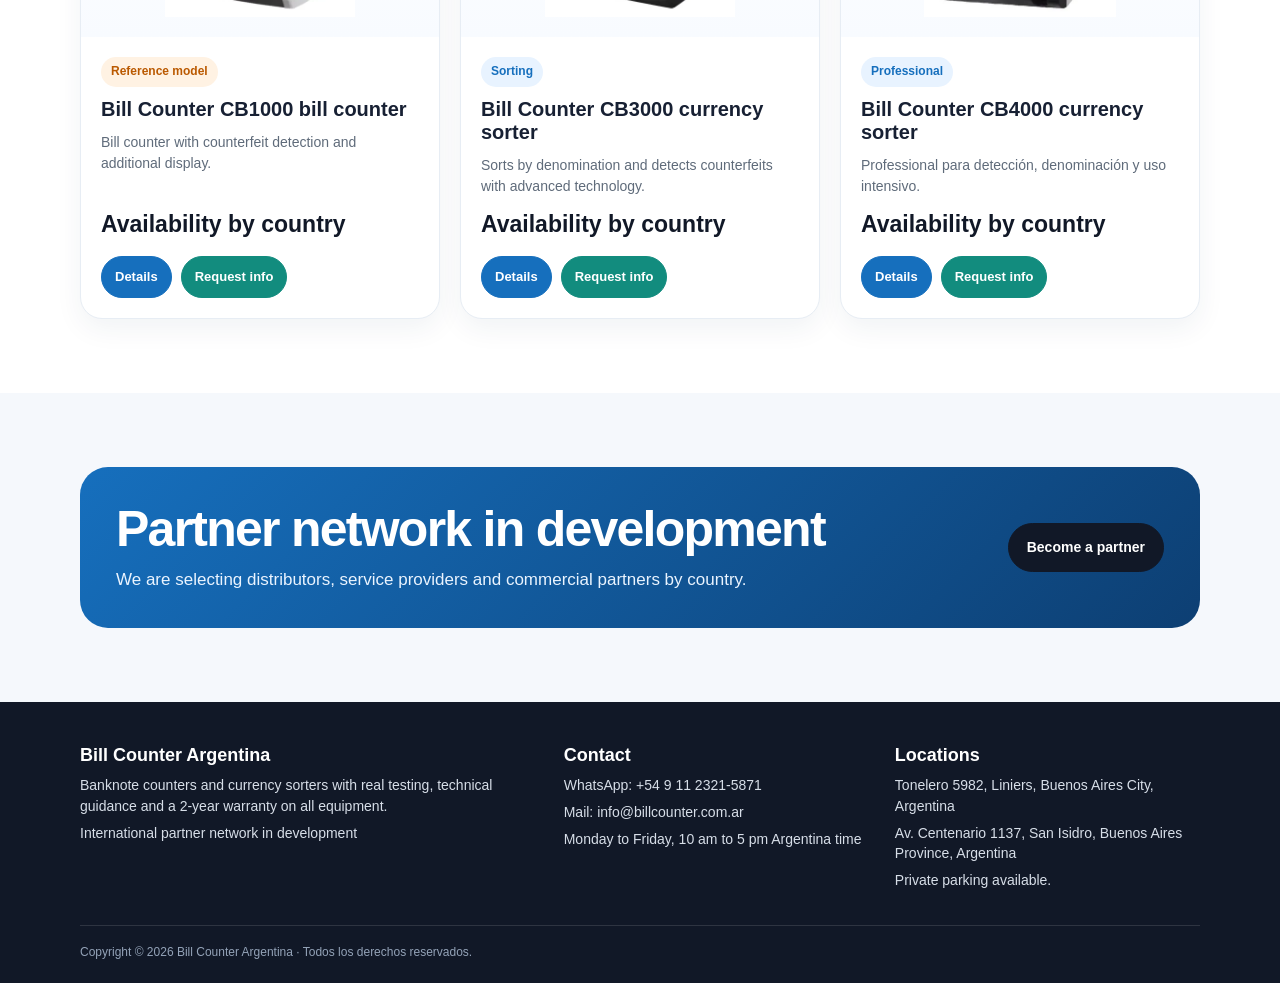
<file: en-us/index.html>
<!doctype html>
<html lang="en-US">
<head>
  <meta charset="utf-8">
  <meta name="viewport" content="width=device-width, initial-scale=1">
  <title>Bill Counter Argentina | Banknote counters and currency sorters</title>
  <meta name="description" content="Bill Counter Argentina. Banknote counters, currency sorters and counterfeit detection equipment. International partner network in development.">
  <link rel="canonical" href="https://www.billcounter.com.ar/en-us/">
  
    <link rel="alternate" hreflang="es-AR" href="https://www.billcounter.com.ar/">
    <link rel="alternate" hreflang="en-US" href="https://www.billcounter.com.ar/en-us/">
    <link rel="alternate" hreflang="en-GB" href="https://www.billcounter.com.ar/en-gb/">
    <link rel="alternate" hreflang="fr" href="https://www.billcounter.com.ar/fr/">
    <link rel="alternate" hreflang="ja" href="https://www.billcounter.com.ar/ja/">
    <link rel="alternate" hreflang="x-default" href="https://www.billcounter.com.ar/">
    
  <meta property="og:title" content="Bill Counter Argentina | Banknote counters and currency sorters">
  <meta property="og:description" content="Bill Counter Argentina. Banknote counters, currency sorters and counterfeit detection equipment. International partner network in development.">
  <meta property="og:type" content="website">
  <meta property="og:image" content="https://www.billcounter.com.ar/assets/img/linea-productos.webp">
  <link rel="stylesheet" href="../assets/styles.css">
</head>
<body>

    <header class="topbar">
      <div class="container nav">
        <a class="brand" href="../">
          <img src="../assets/img/logo.png" alt="Bill Counter Argentina">
        </a>
        
      <nav class="navlinks" aria-label="Language navigation">
        <a href="../">Argentina</a>
        <a href="../partners/">Partners</a>
        <a href="../contacto/">Contact</a>
        <span class="langs" aria-label="Languages">
          <a class="flaglink" href="../">🇦🇷</a>
          <a class="flaglink active" href="../en-us/">🇺🇸</a>
          <a class="flaglink " href="../en-gb/">🇬🇧</a>
          <a class="flaglink " href="../fr/">🇫🇷</a>
          <a class="flaglink " href="../ja/">🇯🇵</a>
        </span>
      </nav>
    
        <div class="mobile-menu"><a href="../#productos">Products</a><span>·</span><a href="../contacto/">Contact</a></div>
      </div>
    </header>
    
<main>
  <section class="lang-hero">
    <div class="container">
      <p class="eyebrow">Bill Counter Argentina · International expansion</p>
      <h1>Banknote counters, currency sorters and counterfeit detection solutions.</h1>
      <p class="lead">Bill Counter operates in Argentina and is developing an international partner network. Product availability, configuration and local support depend on each market.</p>
      <div class="hero-actions">
        <a class="btn whatsapp" href="https://wa.me/5491123215871?text=Hello%2C%20I%20want%20information%20about%20Bill%20Counter%20availability%20in%20my%20country." target="_blank" rel="noopener">Request local availability</a>
        <a class="btn ghost" href="../partners/">Become a partner</a>
      </div>
    </div>
  </section>
  <section class="section">
    <div class="container">
      <div class="section-head">
        <div>
          <p class="eyebrow">Reference line</p>
          <h2>Reference product line</h2>
        </div>
        <p>These models are shown as reference equipment. For Argentina, active sales are handled through Bill Counter Argentina. For other countries, availability depends on local partners.</p>
      </div>
      <div class="product-grid">
        
    <article class="product-card">
      <a class="product-img" href="../productos/billcounter-100/">
        <img src="../assets/img/billcounter-100.webp" alt="Bill Counter 100 bill counter" loading="lazy">
      </a>
      <div class="card-body">
        <span class="badge">Entry-level</span>
        <a class="product-title" href="../productos/billcounter-100/">Bill Counter 100 bill counter</a>
        <p class="product-short">Reliable entry-level bill counter with basic counterfeit detection.</p>
        <div class="price">Availability by country</div>
        <div class="card-actions">
          <a class="btn small" href="../productos/billcounter-100/">Details</a>
          <a class="btn small whatsapp" href="https://wa.me/5491123215871?text=Hello%2C%20I%20want%20information%20about%20Bill%20Counter%20availability%20in%20my%20country." target="_blank" rel="noopener">Request info</a>
        </div>
      </div>
    </article>
    

    <article class="product-card">
      <a class="product-img" href="../productos/cb210/">
        <img src="../assets/img/cb210.webp" alt="Bill Counter CB210 bill counter" loading="lazy">
      </a>
      <div class="card-body">
        <span class="badge">Daily use</span>
        <a class="product-title" href="../productos/cb210/">Bill Counter CB210 bill counter</a>
        <p class="product-short">Practical daily-use counter with UV/MG detection.</p>
        <div class="price">Availability by country</div>
        <div class="card-actions">
          <a class="btn small" href="../productos/cb210/">Details</a>
          <a class="btn small whatsapp" href="https://wa.me/5491123215871?text=Hello%2C%20I%20want%20information%20about%20Bill%20Counter%20availability%20in%20my%20country." target="_blank" rel="noopener">Request info</a>
        </div>
      </div>
    </article>
    

    <article class="product-card">
      <a class="product-img" href="../productos/cb2000/">
        <img src="../assets/img/cb2000.webp" alt="Bill Counter CB2000 bill counter" loading="lazy">
      </a>
      <div class="card-body">
        <span class="badge">Higher capacity</span>
        <a class="product-title" href="../productos/cb2000/">Bill Counter CB2000 bill counter</a>
        <p class="product-short">Higher capacity de trabajo para comercios y empresas.</p>
        <div class="price">Availability by country</div>
        <div class="card-actions">
          <a class="btn small" href="../productos/cb2000/">Details</a>
          <a class="btn small whatsapp" href="https://wa.me/5491123215871?text=Hello%2C%20I%20want%20information%20about%20Bill%20Counter%20availability%20in%20my%20country." target="_blank" rel="noopener">Request info</a>
        </div>
      </div>
    </article>
    

    <article class="product-card">
      <a class="product-img" href="../productos/cb1000/">
        <img src="../assets/img/cb1000.webp" alt="Bill Counter CB1000 bill counter" loading="lazy">
      </a>
      <div class="card-body">
        <span class="badge offer">Reference model</span>
        <a class="product-title" href="../productos/cb1000/">Bill Counter CB1000 bill counter</a>
        <p class="product-short">Bill counter with counterfeit detection and additional display.</p>
        <div class="price">Availability by country</div>
        <div class="card-actions">
          <a class="btn small" href="../productos/cb1000/">Details</a>
          <a class="btn small whatsapp" href="https://wa.me/5491123215871?text=Hello%2C%20I%20want%20information%20about%20Bill%20Counter%20availability%20in%20my%20country." target="_blank" rel="noopener">Request info</a>
        </div>
      </div>
    </article>
    

    <article class="product-card">
      <a class="product-img" href="../productos/cb3000/">
        <img src="../assets/img/cb3000.webp" alt="Bill Counter CB3000 currency sorter" loading="lazy">
      </a>
      <div class="card-body">
        <span class="badge">Sorting</span>
        <a class="product-title" href="../productos/cb3000/">Bill Counter CB3000 currency sorter</a>
        <p class="product-short">Sorts by denomination and detects counterfeits with advanced technology.</p>
        <div class="price">Availability by country</div>
        <div class="card-actions">
          <a class="btn small" href="../productos/cb3000/">Details</a>
          <a class="btn small whatsapp" href="https://wa.me/5491123215871?text=Hello%2C%20I%20want%20information%20about%20Bill%20Counter%20availability%20in%20my%20country." target="_blank" rel="noopener">Request info</a>
        </div>
      </div>
    </article>
    

    <article class="product-card">
      <a class="product-img" href="../productos/cb4000/">
        <img src="../assets/img/cb4000.webp" alt="Bill Counter CB4000 currency sorter" loading="lazy">
      </a>
      <div class="card-body">
        <span class="badge">Professional</span>
        <a class="product-title" href="../productos/cb4000/">Bill Counter CB4000 currency sorter</a>
        <p class="product-short">Professional para detección, denominación y uso intensivo.</p>
        <div class="price">Availability by country</div>
        <div class="card-actions">
          <a class="btn small" href="../productos/cb4000/">Details</a>
          <a class="btn small whatsapp" href="https://wa.me/5491123215871?text=Hello%2C%20I%20want%20information%20about%20Bill%20Counter%20availability%20in%20my%20country." target="_blank" rel="noopener">Request info</a>
        </div>
      </div>
    </article>
    
      </div>
    </div>
  </section>
  <section class="section soft">
    <div class="container cta-band">
      <div>
        <h2>Partner network in development</h2>
        <p>We are selecting distributors, service providers and commercial partners by country.</p>
      </div>
      <a class="btn dark" href="../partners/">Become a partner</a>
    </div>
  </section>
</main>

    <footer class="footer">
      <div class="container">
        <div class="footer-grid">
          <div>
            <h3>Bill Counter Argentina</h3>
            <p>Banknote counters and currency sorters with real testing, technical guidance and a 2-year warranty on all equipment.</p>
            <p><a href="../partners/">International partner network in development</a></p>
          </div>
          <div>
            <h3>Contact</h3>
            <p>WhatsApp: <a href="https://wa.me/5491123215871?text=Hello%2C%20I%20want%20information%20about%20Bill%20Counter%20availability%20in%20my%20country.">+54 9 11 2321-5871</a></p>
            <p>Mail: <a href="mailto:info@billcounter.com.ar">info@billcounter.com.ar</a></p>
            <p>Monday to Friday, 10 am to 5 pm Argentina time</p>
          </div>
          <div>
            <h3>Locations</h3>
            <p>Tonelero 5982, Liniers, Buenos Aires City, Argentina</p>
            <p>Av. Centenario 1137, San Isidro, Buenos Aires Province, Argentina</p>
            <p>Private parking available.</p>
          </div>
        </div>
        <div class="copyright">Copyright © 2026 Bill Counter Argentina · Todos los derechos reservados.</div>
      </div>
    </footer>
    <a class="btn whatsapp fixed-wa" href="https://wa.me/5491123215871?text=Hello%2C%20I%20want%20information%20about%20Bill%20Counter%20availability%20in%20my%20country." target="_blank" rel="noopener">WhatsApp</a>
    </body></html>
</file>
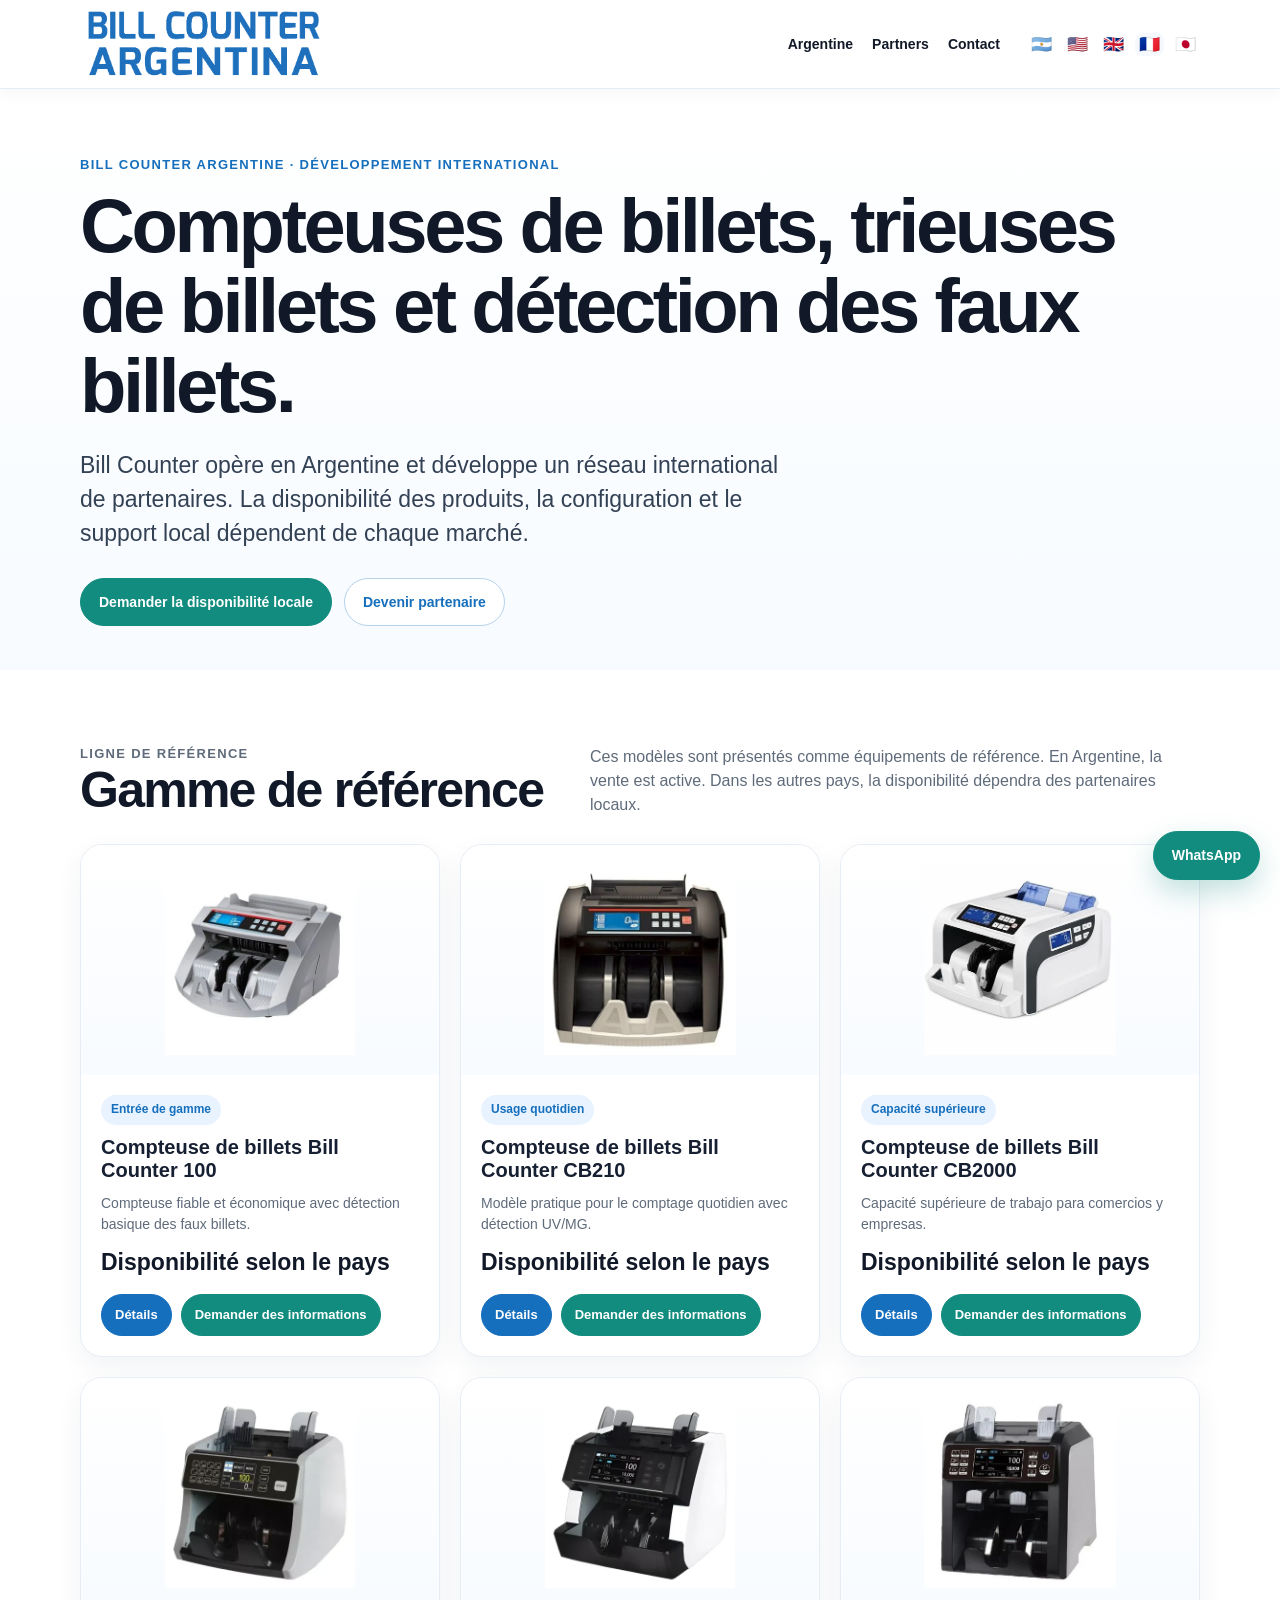
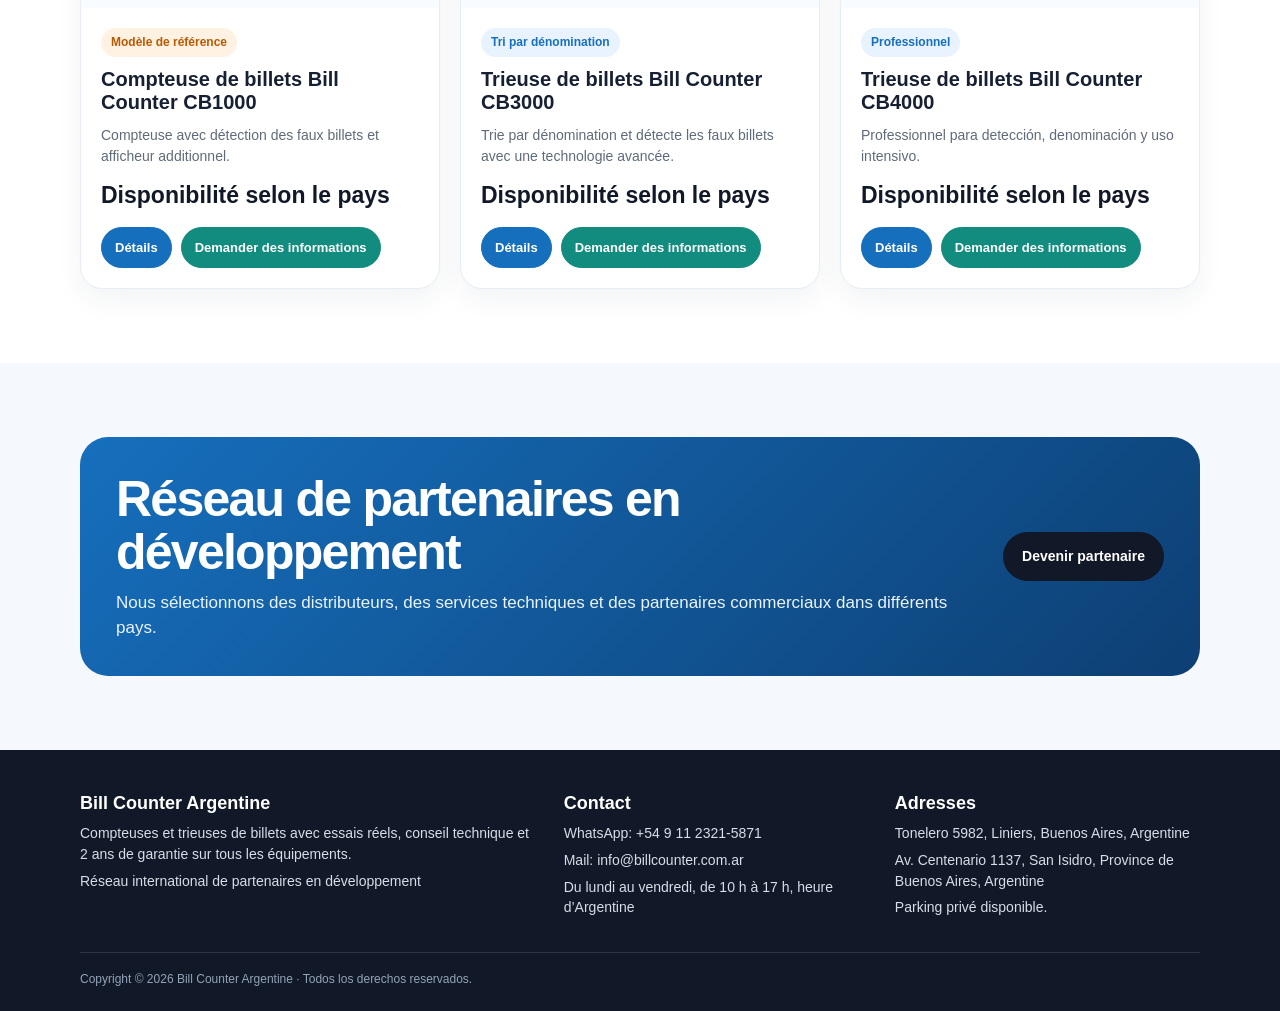
<file: fr/index.html>
<!doctype html>
<html lang="fr">
<head>
  <meta charset="utf-8">
  <meta name="viewport" content="width=device-width, initial-scale=1">
  <title>Bill Counter Argentine | Compteuses et trieuses de billets</title>
  <meta name="description" content="Bill Counter Argentine. Compteuses de billets, trieuses de billets et solutions de détection des faux billets. Réseau international de partenaires en développement.">
  <link rel="canonical" href="https://www.billcounter.com.ar/fr/">
  
    <link rel="alternate" hreflang="es-AR" href="https://www.billcounter.com.ar/">
    <link rel="alternate" hreflang="en-US" href="https://www.billcounter.com.ar/en-us/">
    <link rel="alternate" hreflang="en-GB" href="https://www.billcounter.com.ar/en-gb/">
    <link rel="alternate" hreflang="fr" href="https://www.billcounter.com.ar/fr/">
    <link rel="alternate" hreflang="ja" href="https://www.billcounter.com.ar/ja/">
    <link rel="alternate" hreflang="x-default" href="https://www.billcounter.com.ar/">
    
  <meta property="og:title" content="Bill Counter Argentine | Compteuses et trieuses de billets">
  <meta property="og:description" content="Bill Counter Argentine. Compteuses de billets, trieuses de billets et solutions de détection des faux billets. Réseau international de partenaires en développement.">
  <meta property="og:type" content="website">
  <meta property="og:image" content="https://www.billcounter.com.ar/assets/img/linea-productos.webp">
  <link rel="stylesheet" href="../assets/styles.css">
</head>
<body>

    <header class="topbar">
      <div class="container nav">
        <a class="brand" href="../">
          <img src="../assets/img/logo.png" alt="Bill Counter Argentine">
        </a>
        
      <nav class="navlinks" aria-label="Navigation des langues">
        <a href="../">Argentine</a>
        <a href="../partners/">Partners</a>
        <a href="../contacto/">Contact</a>
        <span class="langs" aria-label="Languages">
          <a class="flaglink" href="../">🇦🇷</a>
          <a class="flaglink " href="../en-us/">🇺🇸</a>
          <a class="flaglink " href="../en-gb/">🇬🇧</a>
          <a class="flaglink active" href="../fr/">🇫🇷</a>
          <a class="flaglink " href="../ja/">🇯🇵</a>
        </span>
      </nav>
    
        <div class="mobile-menu"><a href="../#productos">Produits</a><span>·</span><a href="../contacto/">Contact</a></div>
      </div>
    </header>
    
<main>
  <section class="lang-hero">
    <div class="container">
      <p class="eyebrow">Bill Counter Argentine · Développement international</p>
      <h1>Compteuses de billets, trieuses de billets et détection des faux billets.</h1>
      <p class="lead">Bill Counter opère en Argentine et développe un réseau international de partenaires. La disponibilité des produits, la configuration et le support local dépendent de chaque marché.</p>
      <div class="hero-actions">
        <a class="btn whatsapp" href="https://wa.me/5491123215871?text=Bonjour%2C%20je%20souhaite%20obtenir%20des%20informations%20sur%20la%20disponibilit%C3%A9%20de%20Bill%20Counter%20dans%20mon%20pays." target="_blank" rel="noopener">Demander la disponibilité locale</a>
        <a class="btn ghost" href="../partners/">Devenir partenaire</a>
      </div>
    </div>
  </section>
  <section class="section">
    <div class="container">
      <div class="section-head">
        <div>
          <p class="eyebrow">Ligne de référence</p>
          <h2>Gamme de référence</h2>
        </div>
        <p>Ces modèles sont présentés comme équipements de référence. En Argentine, la vente est active. Dans les autres pays, la disponibilité dépendra des partenaires locaux.</p>
      </div>
      <div class="product-grid">
        
    <article class="product-card">
      <a class="product-img" href="../productos/billcounter-100/">
        <img src="../assets/img/billcounter-100.webp" alt="Compteuse de billets Bill Counter 100" loading="lazy">
      </a>
      <div class="card-body">
        <span class="badge">Entrée de gamme</span>
        <a class="product-title" href="../productos/billcounter-100/">Compteuse de billets Bill Counter 100</a>
        <p class="product-short">Compteuse fiable et économique avec détection basique des faux billets.</p>
        <div class="price">Disponibilité selon le pays</div>
        <div class="card-actions">
          <a class="btn small" href="../productos/billcounter-100/">Détails</a>
          <a class="btn small whatsapp" href="https://wa.me/5491123215871?text=Bonjour%2C%20je%20souhaite%20obtenir%20des%20informations%20sur%20la%20disponibilit%C3%A9%20de%20Bill%20Counter%20dans%20mon%20pays." target="_blank" rel="noopener">Demander des informations</a>
        </div>
      </div>
    </article>
    

    <article class="product-card">
      <a class="product-img" href="../productos/cb210/">
        <img src="../assets/img/cb210.webp" alt="Compteuse de billets Bill Counter CB210" loading="lazy">
      </a>
      <div class="card-body">
        <span class="badge">Usage quotidien</span>
        <a class="product-title" href="../productos/cb210/">Compteuse de billets Bill Counter CB210</a>
        <p class="product-short">Modèle pratique pour le comptage quotidien avec détection UV/MG.</p>
        <div class="price">Disponibilité selon le pays</div>
        <div class="card-actions">
          <a class="btn small" href="../productos/cb210/">Détails</a>
          <a class="btn small whatsapp" href="https://wa.me/5491123215871?text=Bonjour%2C%20je%20souhaite%20obtenir%20des%20informations%20sur%20la%20disponibilit%C3%A9%20de%20Bill%20Counter%20dans%20mon%20pays." target="_blank" rel="noopener">Demander des informations</a>
        </div>
      </div>
    </article>
    

    <article class="product-card">
      <a class="product-img" href="../productos/cb2000/">
        <img src="../assets/img/cb2000.webp" alt="Compteuse de billets Bill Counter CB2000" loading="lazy">
      </a>
      <div class="card-body">
        <span class="badge">Capacité supérieure</span>
        <a class="product-title" href="../productos/cb2000/">Compteuse de billets Bill Counter CB2000</a>
        <p class="product-short">Capacité supérieure de trabajo para comercios y empresas.</p>
        <div class="price">Disponibilité selon le pays</div>
        <div class="card-actions">
          <a class="btn small" href="../productos/cb2000/">Détails</a>
          <a class="btn small whatsapp" href="https://wa.me/5491123215871?text=Bonjour%2C%20je%20souhaite%20obtenir%20des%20informations%20sur%20la%20disponibilit%C3%A9%20de%20Bill%20Counter%20dans%20mon%20pays." target="_blank" rel="noopener">Demander des informations</a>
        </div>
      </div>
    </article>
    

    <article class="product-card">
      <a class="product-img" href="../productos/cb1000/">
        <img src="../assets/img/cb1000.webp" alt="Compteuse de billets Bill Counter CB1000" loading="lazy">
      </a>
      <div class="card-body">
        <span class="badge offer">Modèle de référence</span>
        <a class="product-title" href="../productos/cb1000/">Compteuse de billets Bill Counter CB1000</a>
        <p class="product-short">Compteuse avec détection des faux billets et afficheur additionnel.</p>
        <div class="price">Disponibilité selon le pays</div>
        <div class="card-actions">
          <a class="btn small" href="../productos/cb1000/">Détails</a>
          <a class="btn small whatsapp" href="https://wa.me/5491123215871?text=Bonjour%2C%20je%20souhaite%20obtenir%20des%20informations%20sur%20la%20disponibilit%C3%A9%20de%20Bill%20Counter%20dans%20mon%20pays." target="_blank" rel="noopener">Demander des informations</a>
        </div>
      </div>
    </article>
    

    <article class="product-card">
      <a class="product-img" href="../productos/cb3000/">
        <img src="../assets/img/cb3000.webp" alt="Trieuse de billets Bill Counter CB3000" loading="lazy">
      </a>
      <div class="card-body">
        <span class="badge">Tri par dénomination</span>
        <a class="product-title" href="../productos/cb3000/">Trieuse de billets Bill Counter CB3000</a>
        <p class="product-short">Trie par dénomination et détecte les faux billets avec une technologie avancée.</p>
        <div class="price">Disponibilité selon le pays</div>
        <div class="card-actions">
          <a class="btn small" href="../productos/cb3000/">Détails</a>
          <a class="btn small whatsapp" href="https://wa.me/5491123215871?text=Bonjour%2C%20je%20souhaite%20obtenir%20des%20informations%20sur%20la%20disponibilit%C3%A9%20de%20Bill%20Counter%20dans%20mon%20pays." target="_blank" rel="noopener">Demander des informations</a>
        </div>
      </div>
    </article>
    

    <article class="product-card">
      <a class="product-img" href="../productos/cb4000/">
        <img src="../assets/img/cb4000.webp" alt="Trieuse de billets Bill Counter CB4000" loading="lazy">
      </a>
      <div class="card-body">
        <span class="badge">Professionnel</span>
        <a class="product-title" href="../productos/cb4000/">Trieuse de billets Bill Counter CB4000</a>
        <p class="product-short">Professionnel para detección, denominación y uso intensivo.</p>
        <div class="price">Disponibilité selon le pays</div>
        <div class="card-actions">
          <a class="btn small" href="../productos/cb4000/">Détails</a>
          <a class="btn small whatsapp" href="https://wa.me/5491123215871?text=Bonjour%2C%20je%20souhaite%20obtenir%20des%20informations%20sur%20la%20disponibilit%C3%A9%20de%20Bill%20Counter%20dans%20mon%20pays." target="_blank" rel="noopener">Demander des informations</a>
        </div>
      </div>
    </article>
    
      </div>
    </div>
  </section>
  <section class="section soft">
    <div class="container cta-band">
      <div>
        <h2>Réseau de partenaires en développement</h2>
        <p>Nous sélectionnons des distributeurs, des services techniques et des partenaires commerciaux dans différents pays.</p>
      </div>
      <a class="btn dark" href="../partners/">Devenir partenaire</a>
    </div>
  </section>
</main>

    <footer class="footer">
      <div class="container">
        <div class="footer-grid">
          <div>
            <h3>Bill Counter Argentine</h3>
            <p>Compteuses et trieuses de billets avec essais réels, conseil technique et 2 ans de garantie sur tous les équipements.</p>
            <p><a href="../partners/">Réseau international de partenaires en développement</a></p>
          </div>
          <div>
            <h3>Contact</h3>
            <p>WhatsApp: <a href="https://wa.me/5491123215871?text=Bonjour%2C%20je%20souhaite%20obtenir%20des%20informations%20sur%20la%20disponibilit%C3%A9%20de%20Bill%20Counter%20dans%20mon%20pays.">+54 9 11 2321-5871</a></p>
            <p>Mail: <a href="mailto:info@billcounter.com.ar">info@billcounter.com.ar</a></p>
            <p>Du lundi au vendredi, de 10 h à 17 h, heure d’Argentine</p>
          </div>
          <div>
            <h3>Adresses</h3>
            <p>Tonelero 5982, Liniers, Buenos Aires, Argentine</p>
            <p>Av. Centenario 1137, San Isidro, Province de Buenos Aires, Argentine</p>
            <p>Parking privé disponible.</p>
          </div>
        </div>
        <div class="copyright">Copyright © 2026 Bill Counter Argentine · Todos los derechos reservados.</div>
      </div>
    </footer>
    <a class="btn whatsapp fixed-wa" href="https://wa.me/5491123215871?text=Bonjour%2C%20je%20souhaite%20obtenir%20des%20informations%20sur%20la%20disponibilit%C3%A9%20de%20Bill%20Counter%20dans%20mon%20pays." target="_blank" rel="noopener">WhatsApp</a>
    </body></html>
</file>
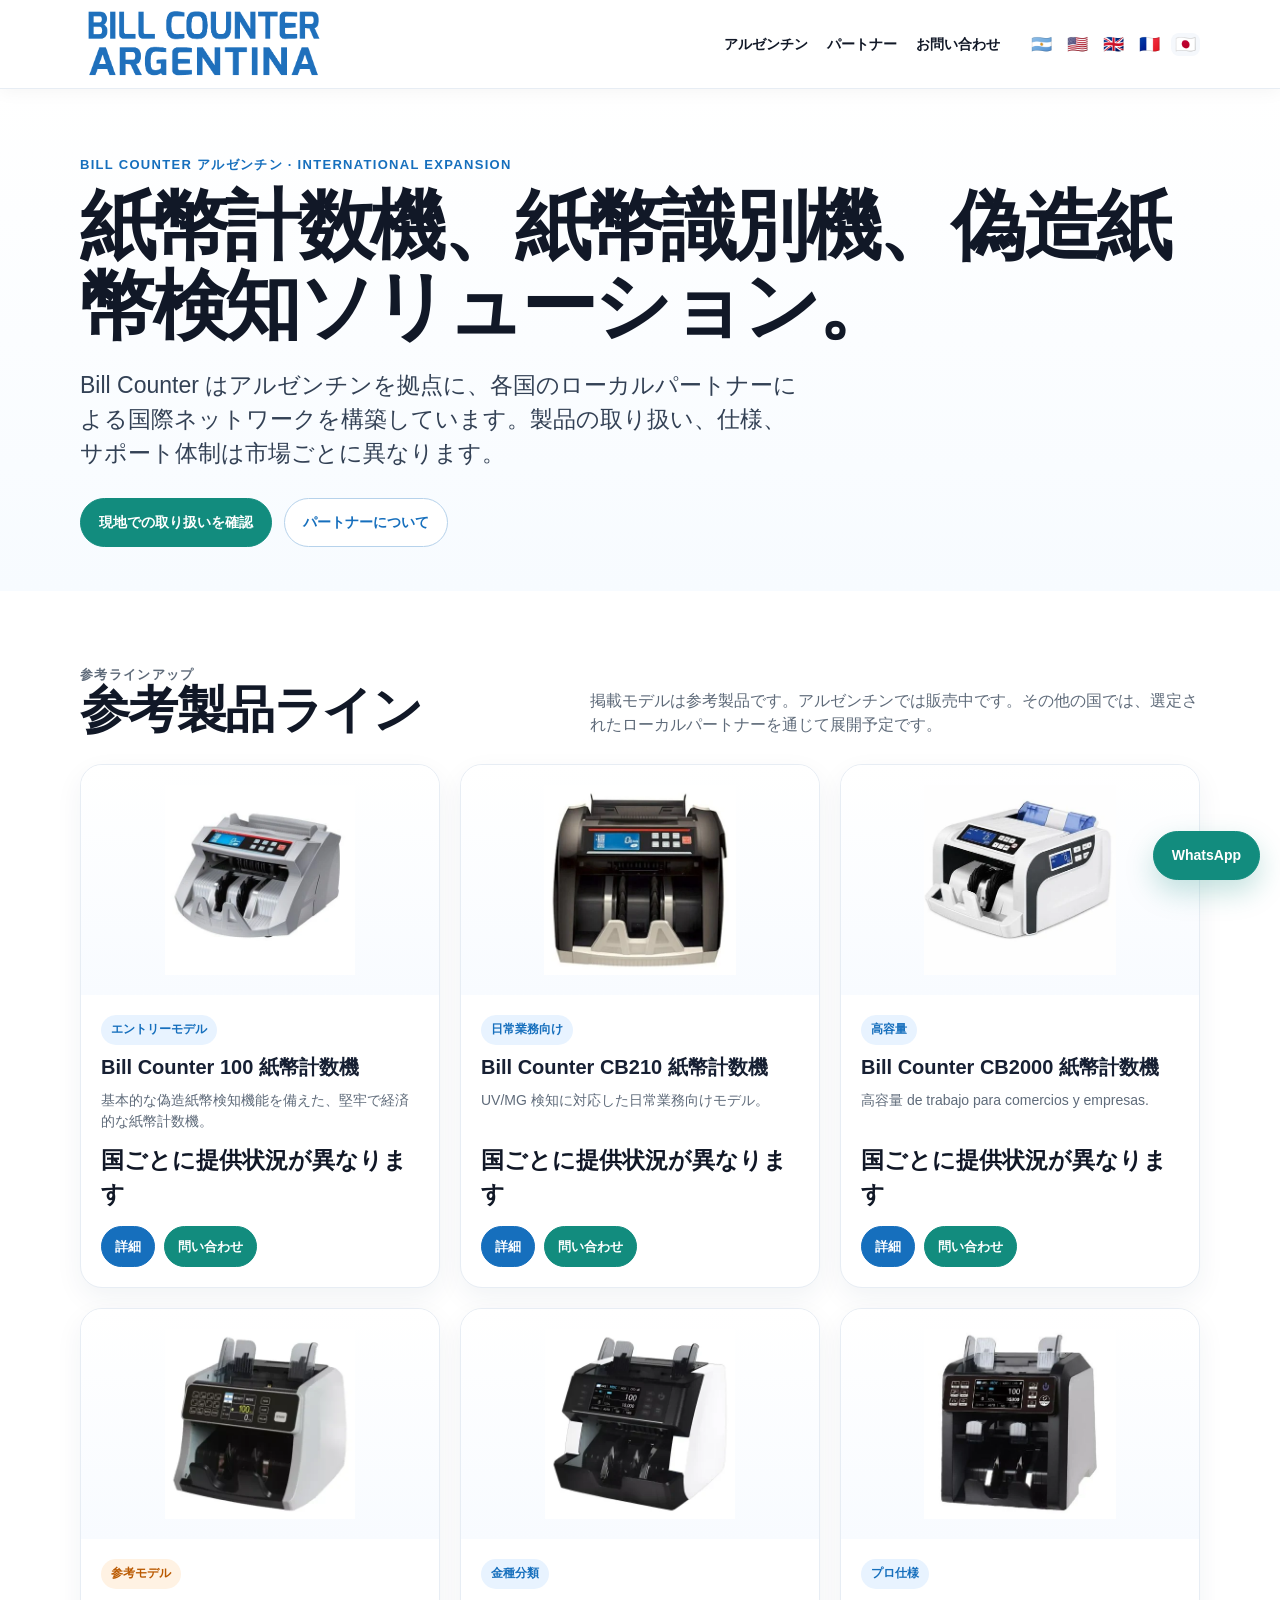
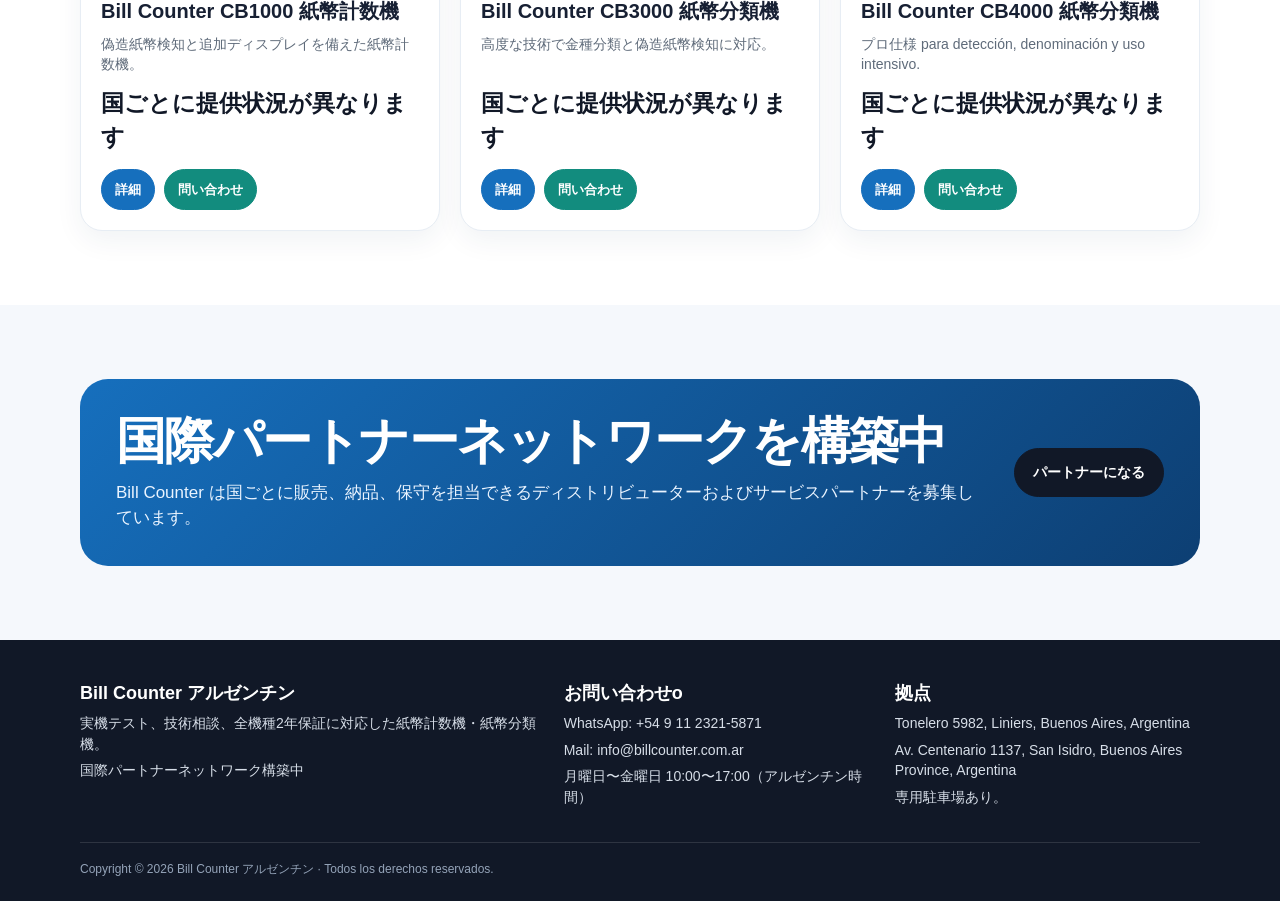
<file: ja/index.html>
<!doctype html>
<html lang="ja">
<head>
  <meta charset="utf-8">
  <meta name="viewport" content="width=device-width, initial-scale=1">
  <title>Bill Counter アルゼンチン | 紙幣計数機・紙幣識別機</title>
  <meta name="description" content="Bill Counter アルゼンチン。紙幣計数機、紙幣識別機、偽造紙幣検知ソリューション。国際パートナーネットワークを構築中。">
  <link rel="canonical" href="https://www.billcounter.com.ar/ja/">
  
    <link rel="alternate" hreflang="es-AR" href="https://www.billcounter.com.ar/">
    <link rel="alternate" hreflang="en-US" href="https://www.billcounter.com.ar/en-us/">
    <link rel="alternate" hreflang="en-GB" href="https://www.billcounter.com.ar/en-gb/">
    <link rel="alternate" hreflang="fr" href="https://www.billcounter.com.ar/fr/">
    <link rel="alternate" hreflang="ja" href="https://www.billcounter.com.ar/ja/">
    <link rel="alternate" hreflang="x-default" href="https://www.billcounter.com.ar/">
    
  <meta property="og:title" content="Bill Counter アルゼンチン | 紙幣計数機・紙幣識別機">
  <meta property="og:description" content="Bill Counter アルゼンチン。紙幣計数機、紙幣識別機、偽造紙幣検知ソリューション。国際パートナーネットワークを構築中。">
  <meta property="og:type" content="website">
  <meta property="og:image" content="https://www.billcounter.com.ar/assets/img/linea-productos.webp">
  <link rel="stylesheet" href="../assets/styles.css">
</head>
<body>

    <header class="topbar">
      <div class="container nav">
        <a class="brand" href="../">
          <img src="../assets/img/logo.png" alt="Bill Counter アルゼンチン">
        </a>
        
      <nav class="navlinks" aria-label="言語ナビゲーション">
        <a href="../">アルゼンチン</a>
        <a href="../partners/">パートナー</a>
        <a href="../contacto/">お問い合わせ</a>
        <span class="langs" aria-label="Languages">
          <a class="flaglink" href="../">🇦🇷</a>
          <a class="flaglink " href="../en-us/">🇺🇸</a>
          <a class="flaglink " href="../en-gb/">🇬🇧</a>
          <a class="flaglink " href="../fr/">🇫🇷</a>
          <a class="flaglink active" href="../ja/">🇯🇵</a>
        </span>
      </nav>
    
        <div class="mobile-menu"><a href="../#productos">製品</a><span>·</span><a href="../contacto/">お問い合わせ</a></div>
      </div>
    </header>
    
<main>
  <section class="lang-hero">
    <div class="container">
      <p class="eyebrow">Bill Counter アルゼンチン · International expansion</p>
      <h1>紙幣計数機、紙幣識別機、偽造紙幣検知ソリューション。</h1>
      <p class="lead">Bill Counter はアルゼンチンを拠点に、各国のローカルパートナーによる国際ネットワークを構築しています。製品の取り扱い、仕様、サポート体制は市場ごとに異なります。</p>
      <div class="hero-actions">
        <a class="btn whatsapp" href="https://wa.me/5491123215871?text=Bill%20Counter%E3%81%AE%E7%8F%BE%E5%9C%B0%E3%81%A7%E3%81%AE%E6%8F%90%E4%BE%9B%E7%8A%B6%E6%B3%81%E3%81%AB%E3%81%A4%E3%81%84%E3%81%A6%E7%9F%A5%E3%82%8A%E3%81%9F%E3%81%84%E3%81%A7%E3%81%99%E3%80%82" target="_blank" rel="noopener">現地での取り扱いを確認</a>
        <a class="btn ghost" href="../partners/">パートナーについて</a>
      </div>
    </div>
  </section>
  <section class="section">
    <div class="container">
      <div class="section-head">
        <div>
          <p class="eyebrow">参考ラインアップ</p>
          <h2>参考製品ライン</h2>
        </div>
        <p>掲載モデルは参考製品です。アルゼンチンでは販売中です。その他の国では、選定されたローカルパートナーを通じて展開予定です。</p>
      </div>
      <div class="product-grid">
        
    <article class="product-card">
      <a class="product-img" href="../productos/billcounter-100/">
        <img src="../assets/img/billcounter-100.webp" alt="Bill Counter 100 紙幣計数機" loading="lazy">
      </a>
      <div class="card-body">
        <span class="badge">エントリーモデル</span>
        <a class="product-title" href="../productos/billcounter-100/">Bill Counter 100 紙幣計数機</a>
        <p class="product-short">基本的な偽造紙幣検知機能を備えた、堅牢で経済的な紙幣計数機。</p>
        <div class="price">国ごとに提供状況が異なります</div>
        <div class="card-actions">
          <a class="btn small" href="../productos/billcounter-100/">詳細</a>
          <a class="btn small whatsapp" href="https://wa.me/5491123215871?text=Bill%20Counter%E3%81%AE%E7%8F%BE%E5%9C%B0%E3%81%A7%E3%81%AE%E6%8F%90%E4%BE%9B%E7%8A%B6%E6%B3%81%E3%81%AB%E3%81%A4%E3%81%84%E3%81%A6%E7%9F%A5%E3%82%8A%E3%81%9F%E3%81%84%E3%81%A7%E3%81%99%E3%80%82" target="_blank" rel="noopener">問い合わせ</a>
        </div>
      </div>
    </article>
    

    <article class="product-card">
      <a class="product-img" href="../productos/cb210/">
        <img src="../assets/img/cb210.webp" alt="Bill Counter CB210 紙幣計数機" loading="lazy">
      </a>
      <div class="card-body">
        <span class="badge">日常業務向け</span>
        <a class="product-title" href="../productos/cb210/">Bill Counter CB210 紙幣計数機</a>
        <p class="product-short">UV/MG 検知に対応した日常業務向けモデル。</p>
        <div class="price">国ごとに提供状況が異なります</div>
        <div class="card-actions">
          <a class="btn small" href="../productos/cb210/">詳細</a>
          <a class="btn small whatsapp" href="https://wa.me/5491123215871?text=Bill%20Counter%E3%81%AE%E7%8F%BE%E5%9C%B0%E3%81%A7%E3%81%AE%E6%8F%90%E4%BE%9B%E7%8A%B6%E6%B3%81%E3%81%AB%E3%81%A4%E3%81%84%E3%81%A6%E7%9F%A5%E3%82%8A%E3%81%9F%E3%81%84%E3%81%A7%E3%81%99%E3%80%82" target="_blank" rel="noopener">問い合わせ</a>
        </div>
      </div>
    </article>
    

    <article class="product-card">
      <a class="product-img" href="../productos/cb2000/">
        <img src="../assets/img/cb2000.webp" alt="Bill Counter CB2000 紙幣計数機" loading="lazy">
      </a>
      <div class="card-body">
        <span class="badge">高容量</span>
        <a class="product-title" href="../productos/cb2000/">Bill Counter CB2000 紙幣計数機</a>
        <p class="product-short">高容量 de trabajo para comercios y empresas.</p>
        <div class="price">国ごとに提供状況が異なります</div>
        <div class="card-actions">
          <a class="btn small" href="../productos/cb2000/">詳細</a>
          <a class="btn small whatsapp" href="https://wa.me/5491123215871?text=Bill%20Counter%E3%81%AE%E7%8F%BE%E5%9C%B0%E3%81%A7%E3%81%AE%E6%8F%90%E4%BE%9B%E7%8A%B6%E6%B3%81%E3%81%AB%E3%81%A4%E3%81%84%E3%81%A6%E7%9F%A5%E3%82%8A%E3%81%9F%E3%81%84%E3%81%A7%E3%81%99%E3%80%82" target="_blank" rel="noopener">問い合わせ</a>
        </div>
      </div>
    </article>
    

    <article class="product-card">
      <a class="product-img" href="../productos/cb1000/">
        <img src="../assets/img/cb1000.webp" alt="Bill Counter CB1000 紙幣計数機" loading="lazy">
      </a>
      <div class="card-body">
        <span class="badge offer">参考モデル</span>
        <a class="product-title" href="../productos/cb1000/">Bill Counter CB1000 紙幣計数機</a>
        <p class="product-short">偽造紙幣検知と追加ディスプレイを備えた紙幣計数機。</p>
        <div class="price">国ごとに提供状況が異なります</div>
        <div class="card-actions">
          <a class="btn small" href="../productos/cb1000/">詳細</a>
          <a class="btn small whatsapp" href="https://wa.me/5491123215871?text=Bill%20Counter%E3%81%AE%E7%8F%BE%E5%9C%B0%E3%81%A7%E3%81%AE%E6%8F%90%E4%BE%9B%E7%8A%B6%E6%B3%81%E3%81%AB%E3%81%A4%E3%81%84%E3%81%A6%E7%9F%A5%E3%82%8A%E3%81%9F%E3%81%84%E3%81%A7%E3%81%99%E3%80%82" target="_blank" rel="noopener">問い合わせ</a>
        </div>
      </div>
    </article>
    

    <article class="product-card">
      <a class="product-img" href="../productos/cb3000/">
        <img src="../assets/img/cb3000.webp" alt="Bill Counter CB3000 紙幣分類機" loading="lazy">
      </a>
      <div class="card-body">
        <span class="badge">金種分類</span>
        <a class="product-title" href="../productos/cb3000/">Bill Counter CB3000 紙幣分類機</a>
        <p class="product-short">高度な技術で金種分類と偽造紙幣検知に対応。</p>
        <div class="price">国ごとに提供状況が異なります</div>
        <div class="card-actions">
          <a class="btn small" href="../productos/cb3000/">詳細</a>
          <a class="btn small whatsapp" href="https://wa.me/5491123215871?text=Bill%20Counter%E3%81%AE%E7%8F%BE%E5%9C%B0%E3%81%A7%E3%81%AE%E6%8F%90%E4%BE%9B%E7%8A%B6%E6%B3%81%E3%81%AB%E3%81%A4%E3%81%84%E3%81%A6%E7%9F%A5%E3%82%8A%E3%81%9F%E3%81%84%E3%81%A7%E3%81%99%E3%80%82" target="_blank" rel="noopener">問い合わせ</a>
        </div>
      </div>
    </article>
    

    <article class="product-card">
      <a class="product-img" href="../productos/cb4000/">
        <img src="../assets/img/cb4000.webp" alt="Bill Counter CB4000 紙幣分類機" loading="lazy">
      </a>
      <div class="card-body">
        <span class="badge">プロ仕様</span>
        <a class="product-title" href="../productos/cb4000/">Bill Counter CB4000 紙幣分類機</a>
        <p class="product-short">プロ仕様 para detección, denominación y uso intensivo.</p>
        <div class="price">国ごとに提供状況が異なります</div>
        <div class="card-actions">
          <a class="btn small" href="../productos/cb4000/">詳細</a>
          <a class="btn small whatsapp" href="https://wa.me/5491123215871?text=Bill%20Counter%E3%81%AE%E7%8F%BE%E5%9C%B0%E3%81%A7%E3%81%AE%E6%8F%90%E4%BE%9B%E7%8A%B6%E6%B3%81%E3%81%AB%E3%81%A4%E3%81%84%E3%81%A6%E7%9F%A5%E3%82%8A%E3%81%9F%E3%81%84%E3%81%A7%E3%81%99%E3%80%82" target="_blank" rel="noopener">問い合わせ</a>
        </div>
      </div>
    </article>
    
      </div>
    </div>
  </section>
  <section class="section soft">
    <div class="container cta-band">
      <div>
        <h2>国際パートナーネットワークを構築中</h2>
        <p>Bill Counter は国ごとに販売、納品、保守を担当できるディストリビューターおよびサービスパートナーを募集しています。</p>
      </div>
      <a class="btn dark" href="../partners/">パートナーになる</a>
    </div>
  </section>
</main>

    <footer class="footer">
      <div class="container">
        <div class="footer-grid">
          <div>
            <h3>Bill Counter アルゼンチン</h3>
            <p>実機テスト、技術相談、全機種2年保証に対応した紙幣計数機・紙幣分類機。</p>
            <p><a href="../partners/">国際パートナーネットワーク構築中</a></p>
          </div>
          <div>
            <h3>お問い合わせo</h3>
            <p>WhatsApp: <a href="https://wa.me/5491123215871?text=Bill%20Counter%E3%81%AE%E7%8F%BE%E5%9C%B0%E3%81%A7%E3%81%AE%E6%8F%90%E4%BE%9B%E7%8A%B6%E6%B3%81%E3%81%AB%E3%81%A4%E3%81%84%E3%81%A6%E7%9F%A5%E3%82%8A%E3%81%9F%E3%81%84%E3%81%A7%E3%81%99%E3%80%82">+54 9 11 2321-5871</a></p>
            <p>Mail: <a href="mailto:info@billcounter.com.ar">info@billcounter.com.ar</a></p>
            <p>月曜日〜金曜日 10:00〜17:00（アルゼンチン時間）</p>
          </div>
          <div>
            <h3>拠点</h3>
            <p>Tonelero 5982, Liniers, Buenos Aires, Argentina</p>
            <p>Av. Centenario 1137, San Isidro, Buenos Aires Province, Argentina</p>
            <p>専用駐車場あり。</p>
          </div>
        </div>
        <div class="copyright">Copyright © 2026 Bill Counter アルゼンチン · Todos los derechos reservados.</div>
      </div>
    </footer>
    <a class="btn whatsapp fixed-wa" href="https://wa.me/5491123215871?text=Bill%20Counter%E3%81%AE%E7%8F%BE%E5%9C%B0%E3%81%A7%E3%81%AE%E6%8F%90%E4%BE%9B%E7%8A%B6%E6%B3%81%E3%81%AB%E3%81%A4%E3%81%84%E3%81%A6%E7%9F%A5%E3%82%8A%E3%81%9F%E3%81%84%E3%81%A7%E3%81%99%E3%80%82" target="_blank" rel="noopener">WhatsApp</a>
    </body></html>
</file>
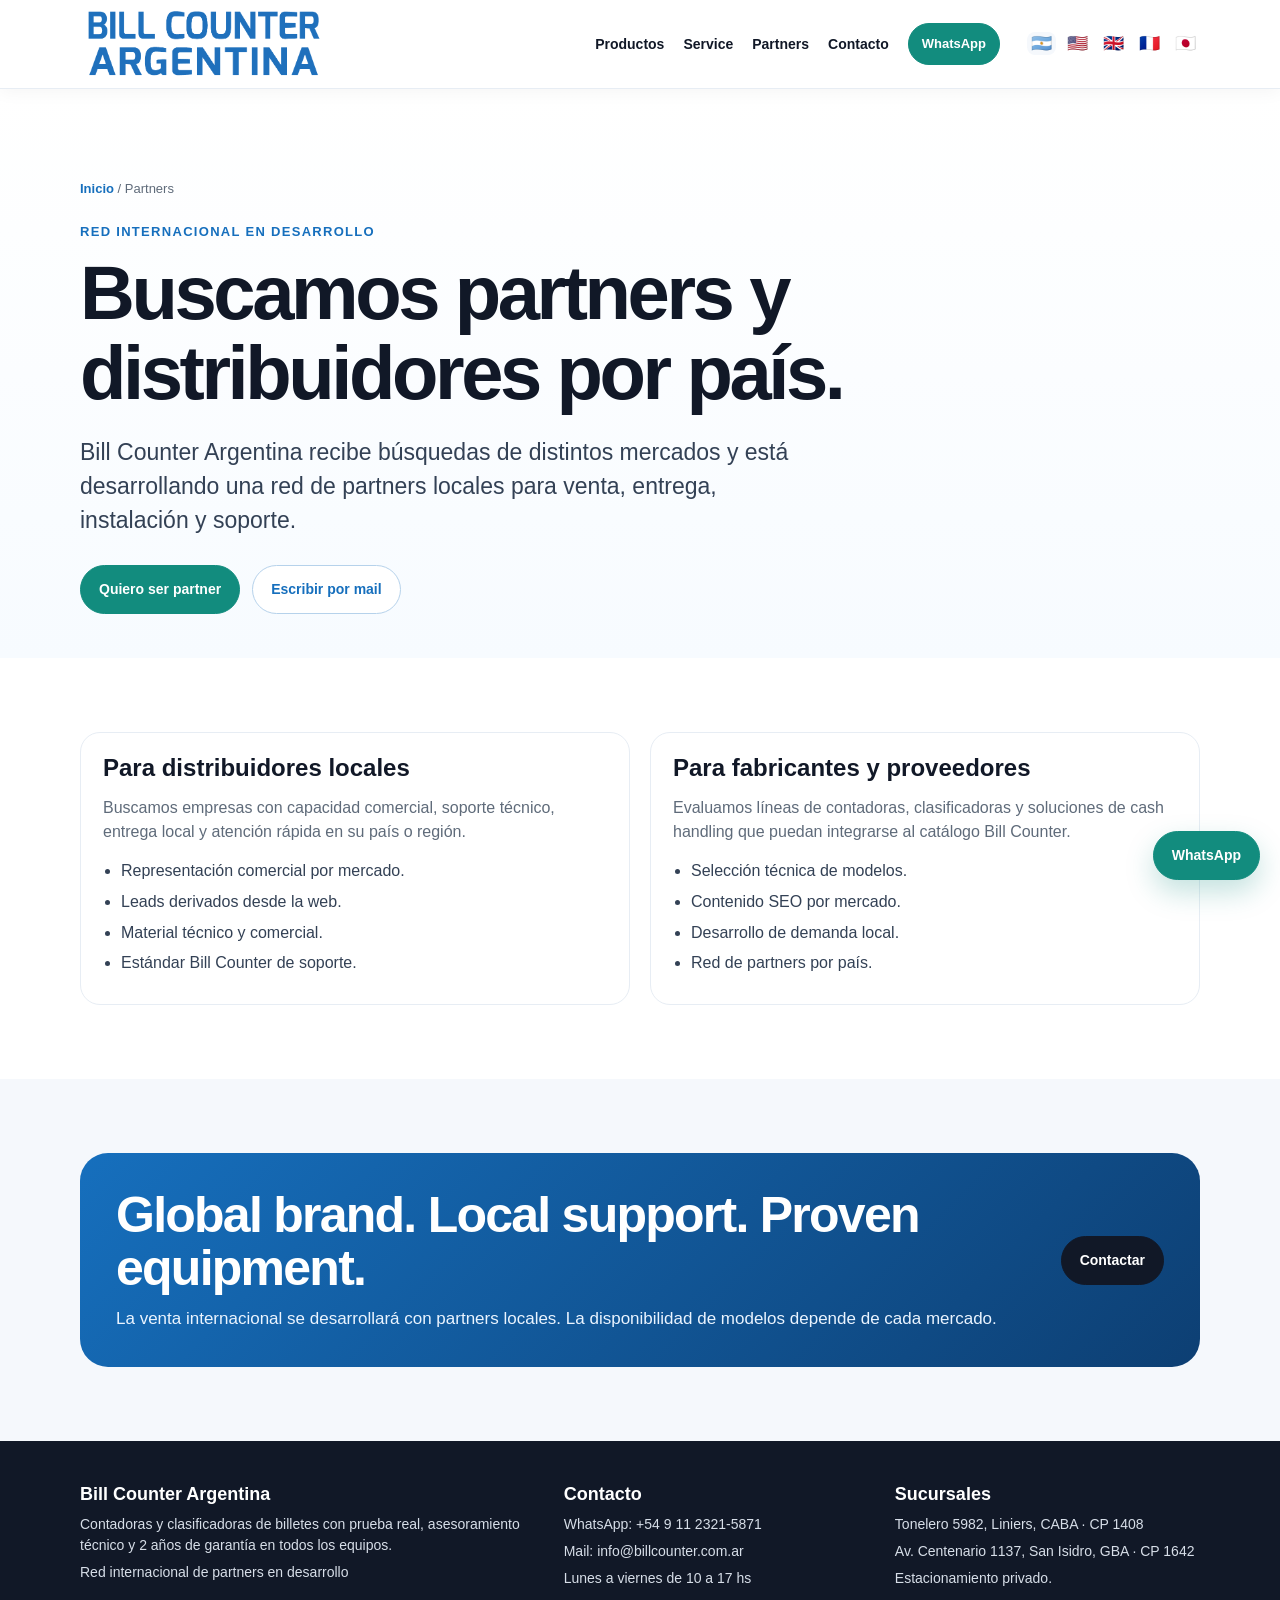
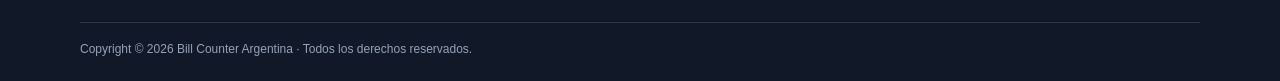
<file: partners/index.html>
<!doctype html>
<html lang="es-AR">
<head>
  <meta charset="utf-8">
  <meta name="viewport" content="width=device-width, initial-scale=1">
  <title>Partners Bill Counter | Distribuidores y red internacional</title>
  <meta name="description" content="Bill Counter Argentina busca partners, distribuidores y service partners para desarrollar mercados locales.">
  <link rel="canonical" href="https://www.billcounter.com.ar/partners/">
  
    <link rel="alternate" hreflang="es-AR" href="https://www.billcounter.com.ar/">
    <link rel="alternate" hreflang="en-US" href="https://www.billcounter.com.ar/en-us/">
    <link rel="alternate" hreflang="en-GB" href="https://www.billcounter.com.ar/en-gb/">
    <link rel="alternate" hreflang="fr" href="https://www.billcounter.com.ar/fr/">
    <link rel="alternate" hreflang="ja" href="https://www.billcounter.com.ar/ja/">
    <link rel="alternate" hreflang="x-default" href="https://www.billcounter.com.ar/">
    
  <meta property="og:title" content="Partners Bill Counter | Distribuidores y red internacional">
  <meta property="og:description" content="Bill Counter Argentina busca partners, distribuidores y service partners para desarrollar mercados locales.">
  <meta property="og:type" content="website">
  <meta property="og:image" content="https://www.billcounter.com.ar/assets/img/linea-productos.webp">
  <link rel="stylesheet" href="../assets/styles.css">
</head>
<body>

    <header class="topbar">
      <div class="container nav">
        <a class="brand" href="../">
          <img src="../assets/img/logo.png" alt="Bill Counter Argentina">
        </a>
        
      <nav class="navlinks" aria-label="Navegación principal">
        <a href="../#productos">Productos</a>
        <a href="../service/">Service</a>
        <a href="../partners/">Partners</a>
        <a href="../contacto/">Contacto</a>
        <a class="btn small whatsapp" href="https://wa.me/5491123215871?text=Hola%2C%20quiero%20asesoramiento%20para%20elegir%20una%20contadora%20de%20billetes." target="_blank" rel="noopener">WhatsApp</a>
        <span class="langs" aria-label="Idiomas">
          <a class="flaglink active" href="../">🇦🇷</a>
          <a class="flaglink" href="../en-us/">🇺🇸</a>
          <a class="flaglink" href="../en-gb/">🇬🇧</a>
          <a class="flaglink" href="../fr/">🇫🇷</a>
          <a class="flaglink" href="../ja/">🇯🇵</a>
        </span>
      </nav>
    
        <div class="mobile-menu"><a href="../#productos">Productos</a><span>·</span><a href="../contacto/">Contacto</a><span class="mobile-flags" aria-label="Idiomas"><a class="flaglink active" href="../">🇦🇷</a><a class="flaglink" href="../en-us/">🇺🇸</a><a class="flaglink" href="../en-gb/">🇬🇧</a><a class="flaglink" href="../fr/">🇫🇷</a><a class="flaglink" href="../ja/">🇯🇵</a></span></div>
      </div>
    </header>
    
<main>
<section class="lang-hero">
  <div class="container">
    <div class="breadcrumb"><a href="../">Inicio</a> / Partners</div>
    <p class="eyebrow">Red internacional en desarrollo</p>
    <h1>Buscamos partners y distribuidores por país.</h1>
    <p class="lead">Bill Counter Argentina recibe búsquedas de distintos mercados y está desarrollando una red de partners locales para venta, entrega, instalación y soporte.</p>
    <div class="hero-actions">
      <a class="btn whatsapp" href="https://wa.me/5491123215871?text=Hola%2C%20quiero%20hablar%20sobre%20oportunidades%20de%20partnership%20con%20Bill%20Counter." target="_blank" rel="noopener">Quiero ser partner</a>
      <a class="btn ghost" href="mailto:info@billcounter.com.ar">Escribir por mail</a>
    </div>
  </div>
</section>
<section class="section">
  <div class="container partner-grid">
    <div class="partner-card">
      <h3>Para distribuidores locales</h3>
      <p>Buscamos empresas con capacidad comercial, soporte técnico, entrega local y atención rápida en su país o región.</p>
      <ul class="list">
        <li>Representación comercial por mercado.</li>
        <li>Leads derivados desde la web.</li>
        <li>Material técnico y comercial.</li>
        <li>Estándar Bill Counter de soporte.</li>
      </ul>
    </div>
    <div class="partner-card">
      <h3>Para fabricantes y proveedores</h3>
      <p>Evaluamos líneas de contadoras, clasificadoras y soluciones de cash handling que puedan integrarse al catálogo Bill Counter.</p>
      <ul class="list">
        <li>Selección técnica de modelos.</li>
        <li>Contenido SEO por mercado.</li>
        <li>Desarrollo de demanda local.</li>
        <li>Red de partners por país.</li>
      </ul>
    </div>
  </div>
</section>
<section class="section soft">
  <div class="container cta-band">
    <div><h2>Global brand. Local support. Proven equipment.</h2><p>La venta internacional se desarrollará con partners locales. La disponibilidad de modelos depende de cada mercado.</p></div>
    <a class="btn dark" href="https://wa.me/5491123215871?text=Hola%2C%20quiero%20informaci%C3%B3n%20sobre%20la%20red%20de%20partners%20Bill%20Counter." target="_blank" rel="noopener">Contactar</a>
  </div>
</section>
</main>

    <footer class="footer">
      <div class="container">
        <div class="footer-grid">
          <div>
            <h3>Bill Counter Argentina</h3>
            <p>Contadoras y clasificadoras de billetes con prueba real, asesoramiento técnico y 2 años de garantía en todos los equipos.</p>
            <p><a href="../partners/">Red internacional de partners en desarrollo</a></p>
          </div>
          <div>
            <h3>Contacto</h3>
            <p>WhatsApp: <a href="https://wa.me/5491123215871?text=Hola%2C%20quiero%20consultar%20por%20Bill%20Counter.">+54 9 11 2321-5871</a></p>
            <p>Mail: <a href="mailto:info@billcounter.com.ar">info@billcounter.com.ar</a></p>
            <p>Lunes a viernes de 10 a 17 hs</p>
          </div>
          <div>
            <h3>Sucursales</h3>
            <p>Tonelero 5982, Liniers, CABA · CP 1408</p>
            <p>Av. Centenario 1137, San Isidro, GBA · CP 1642</p>
            <p>Estacionamiento privado.</p>
          </div>
        </div>
        <div class="copyright">Copyright © 2026 Bill Counter Argentina · Todos los derechos reservados.</div>
      </div>
    </footer>
    <a class="btn whatsapp fixed-wa" href="https://wa.me/5491123215871?text=Hola%2C%20quiero%20asesoramiento%20para%20elegir%20una%20contadora%20de%20billetes." target="_blank" rel="noopener">WhatsApp</a>
    </body></html>
</file>
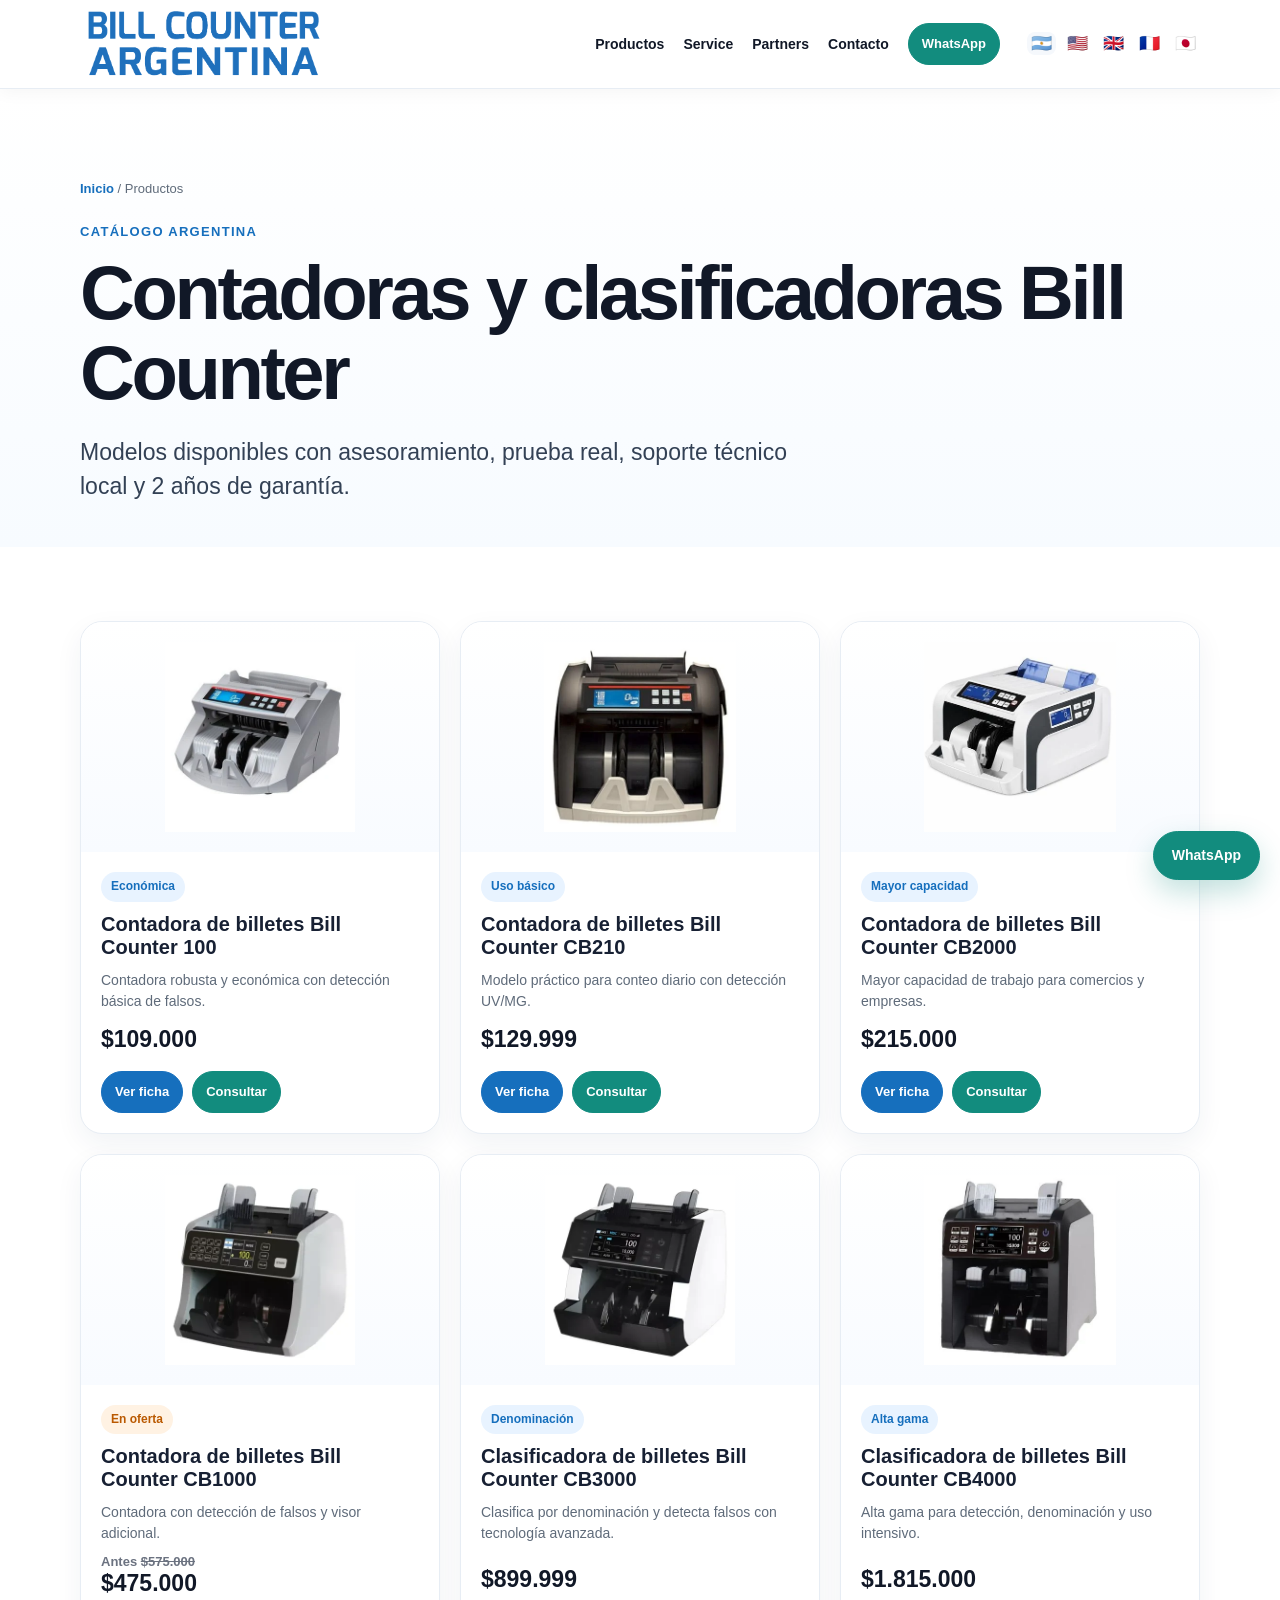
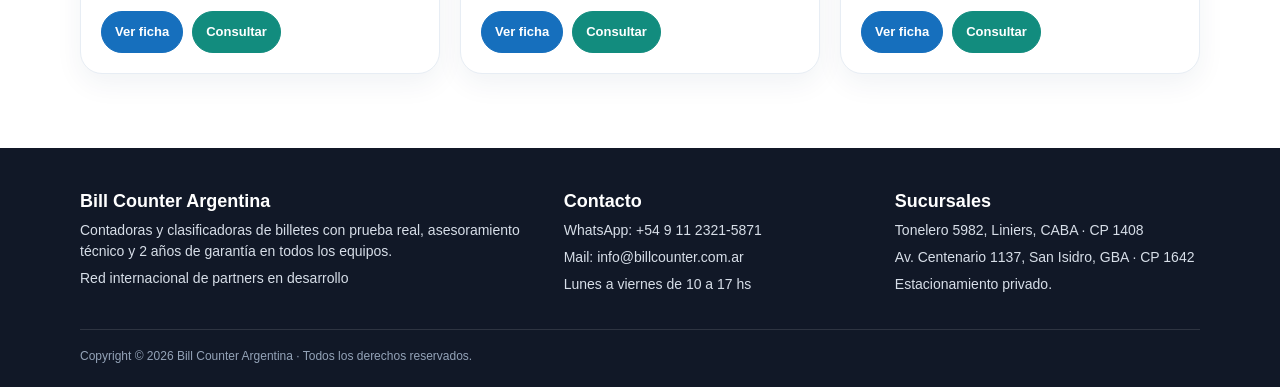
<file: productos/index.html>
<!doctype html>
<html lang="es-AR">
<head>
  <meta charset="utf-8">
  <meta name="viewport" content="width=device-width, initial-scale=1">
  <title>Productos Bill Counter | Contadoras y clasificadoras de billetes</title>
  <meta name="description" content="Catálogo de contadoras y clasificadoras Bill Counter disponibles en Argentina con 2 años de garantía.">
  <link rel="canonical" href="https://www.billcounter.com.ar/productos/">
  
    <link rel="alternate" hreflang="es-AR" href="https://www.billcounter.com.ar/">
    <link rel="alternate" hreflang="en-US" href="https://www.billcounter.com.ar/en-us/">
    <link rel="alternate" hreflang="en-GB" href="https://www.billcounter.com.ar/en-gb/">
    <link rel="alternate" hreflang="fr" href="https://www.billcounter.com.ar/fr/">
    <link rel="alternate" hreflang="ja" href="https://www.billcounter.com.ar/ja/">
    <link rel="alternate" hreflang="x-default" href="https://www.billcounter.com.ar/">
    
  <meta property="og:title" content="Productos Bill Counter | Contadoras y clasificadoras de billetes">
  <meta property="og:description" content="Catálogo de contadoras y clasificadoras Bill Counter disponibles en Argentina con 2 años de garantía.">
  <meta property="og:type" content="website">
  <meta property="og:image" content="https://www.billcounter.com.ar/assets/img/linea-productos.webp">
  <link rel="stylesheet" href="../assets/styles.css">
</head>
<body>

    <header class="topbar">
      <div class="container nav">
        <a class="brand" href="../">
          <img src="../assets/img/logo.png" alt="Bill Counter Argentina">
        </a>
        
      <nav class="navlinks" aria-label="Navegación principal">
        <a href="../#productos">Productos</a>
        <a href="../service/">Service</a>
        <a href="../partners/">Partners</a>
        <a href="../contacto/">Contacto</a>
        <a class="btn small whatsapp" href="https://wa.me/5491123215871?text=Hola%2C%20quiero%20asesoramiento%20para%20elegir%20una%20contadora%20de%20billetes." target="_blank" rel="noopener">WhatsApp</a>
        <span class="langs" aria-label="Idiomas">
          <a class="flaglink active" href="../">🇦🇷</a>
          <a class="flaglink" href="../en-us/">🇺🇸</a>
          <a class="flaglink" href="../en-gb/">🇬🇧</a>
          <a class="flaglink" href="../fr/">🇫🇷</a>
          <a class="flaglink" href="../ja/">🇯🇵</a>
        </span>
      </nav>
    
        <div class="mobile-menu"><a href="../#productos">Productos</a><span>·</span><a href="../contacto/">Contacto</a><span class="mobile-flags" aria-label="Idiomas"><a class="flaglink active" href="../">🇦🇷</a><a class="flaglink" href="../en-us/">🇺🇸</a><a class="flaglink" href="../en-gb/">🇬🇧</a><a class="flaglink" href="../fr/">🇫🇷</a><a class="flaglink" href="../ja/">🇯🇵</a></span></div>
      </div>
    </header>
    
<main>
  <section class="lang-hero">
    <div class="container">
      <div class="breadcrumb"><a href="../">Inicio</a> / Productos</div>
      <p class="eyebrow">Catálogo Argentina</p>
      <h1>Contadoras y clasificadoras Bill Counter</h1>
      <p class="lead">Modelos disponibles con asesoramiento, prueba real, soporte técnico local y 2 años de garantía.</p>
    </div>
  </section>
  <section class="section">
    <div class="container">
      <div class="product-grid">
        
    <article class="product-card">
      <a class="product-img" href="../productos/billcounter-100/">
        <img src="../assets/img/billcounter-100.webp" alt="Contadora de billetes Bill Counter 100" loading="lazy">
      </a>
      <div class="card-body">
        <span class="badge">Económica</span>
        <a class="product-title" href="../productos/billcounter-100/">Contadora de billetes Bill Counter 100</a>
        <p class="product-short">Contadora robusta y económica con detección básica de falsos.</p>
        <div class="price">$109.000</div>
        <div class="card-actions">
          <a class="btn small" href="../productos/billcounter-100/">Ver ficha</a>
          <a class="btn small whatsapp" href="https://wa.me/5491123215871?text=Hola%2C%20quiero%20consultar%20por%20la%20Contadora%20Bill%20Counter%20100." target="_blank" rel="noopener">Consultar</a>
        </div>
      </div>
    </article>
    

    <article class="product-card">
      <a class="product-img" href="../productos/cb210/">
        <img src="../assets/img/cb210.webp" alt="Contadora de billetes Bill Counter CB210" loading="lazy">
      </a>
      <div class="card-body">
        <span class="badge">Uso básico</span>
        <a class="product-title" href="../productos/cb210/">Contadora de billetes Bill Counter CB210</a>
        <p class="product-short">Modelo práctico para conteo diario con detección UV/MG.</p>
        <div class="price">$129.999</div>
        <div class="card-actions">
          <a class="btn small" href="../productos/cb210/">Ver ficha</a>
          <a class="btn small whatsapp" href="https://wa.me/5491123215871?text=Hola%2C%20quiero%20consultar%20por%20la%20Contadora%20Bill%20Counter%20CB210." target="_blank" rel="noopener">Consultar</a>
        </div>
      </div>
    </article>
    

    <article class="product-card">
      <a class="product-img" href="../productos/cb2000/">
        <img src="../assets/img/cb2000.webp" alt="Contadora de billetes Bill Counter CB2000" loading="lazy">
      </a>
      <div class="card-body">
        <span class="badge">Mayor capacidad</span>
        <a class="product-title" href="../productos/cb2000/">Contadora de billetes Bill Counter CB2000</a>
        <p class="product-short">Mayor capacidad de trabajo para comercios y empresas.</p>
        <div class="price">$215.000</div>
        <div class="card-actions">
          <a class="btn small" href="../productos/cb2000/">Ver ficha</a>
          <a class="btn small whatsapp" href="https://wa.me/5491123215871?text=Hola%2C%20quiero%20consultar%20por%20la%20Contadora%20Bill%20Counter%20CB2000." target="_blank" rel="noopener">Consultar</a>
        </div>
      </div>
    </article>
    

    <article class="product-card">
      <a class="product-img" href="../productos/cb1000/">
        <img src="../assets/img/cb1000.webp" alt="Contadora de billetes Bill Counter CB1000" loading="lazy">
      </a>
      <div class="card-body">
        <span class="badge offer">En oferta</span>
        <a class="product-title" href="../productos/cb1000/">Contadora de billetes Bill Counter CB1000</a>
        <p class="product-short">Contadora con detección de falsos y visor adicional.</p>
        <div class="price price-offer"><span class="price-before">Antes <s>$575.000</s></span><span class="price-now">$475.000</span></div>
        <div class="card-actions">
          <a class="btn small" href="../productos/cb1000/">Ver ficha</a>
          <a class="btn small whatsapp" href="https://wa.me/5491123215871?text=Hola%2C%20quiero%20consultar%20por%20la%20Contadora%20Bill%20Counter%20CB1000." target="_blank" rel="noopener">Consultar</a>
        </div>
      </div>
    </article>
    

    <article class="product-card">
      <a class="product-img" href="../productos/cb3000/">
        <img src="../assets/img/cb3000.webp" alt="Clasificadora de billetes Bill Counter CB3000" loading="lazy">
      </a>
      <div class="card-body">
        <span class="badge">Denominación</span>
        <a class="product-title" href="../productos/cb3000/">Clasificadora de billetes Bill Counter CB3000</a>
        <p class="product-short">Clasifica por denominación y detecta falsos con tecnología avanzada.</p>
        <div class="price">$899.999</div>
        <div class="card-actions">
          <a class="btn small" href="../productos/cb3000/">Ver ficha</a>
          <a class="btn small whatsapp" href="https://wa.me/5491123215871?text=Hola%2C%20quiero%20consultar%20por%20la%20Clasificadora%20Bill%20Counter%20CB3000." target="_blank" rel="noopener">Consultar</a>
        </div>
      </div>
    </article>
    

    <article class="product-card">
      <a class="product-img" href="../productos/cb4000/">
        <img src="../assets/img/cb4000.webp" alt="Clasificadora de billetes Bill Counter CB4000" loading="lazy">
      </a>
      <div class="card-body">
        <span class="badge">Alta gama</span>
        <a class="product-title" href="../productos/cb4000/">Clasificadora de billetes Bill Counter CB4000</a>
        <p class="product-short">Alta gama para detección, denominación y uso intensivo.</p>
        <div class="price">$1.815.000</div>
        <div class="card-actions">
          <a class="btn small" href="../productos/cb4000/">Ver ficha</a>
          <a class="btn small whatsapp" href="https://wa.me/5491123215871?text=Hola%2C%20quiero%20consultar%20por%20la%20Clasificadora%20Bill%20Counter%20CB4000." target="_blank" rel="noopener">Consultar</a>
        </div>
      </div>
    </article>
    
      </div>
    </div>
  </section>
</main>

    <footer class="footer">
      <div class="container">
        <div class="footer-grid">
          <div>
            <h3>Bill Counter Argentina</h3>
            <p>Contadoras y clasificadoras de billetes con prueba real, asesoramiento técnico y 2 años de garantía en todos los equipos.</p>
            <p><a href="../partners/">Red internacional de partners en desarrollo</a></p>
          </div>
          <div>
            <h3>Contacto</h3>
            <p>WhatsApp: <a href="https://wa.me/5491123215871?text=Hola%2C%20quiero%20consultar%20por%20Bill%20Counter.">+54 9 11 2321-5871</a></p>
            <p>Mail: <a href="mailto:info@billcounter.com.ar">info@billcounter.com.ar</a></p>
            <p>Lunes a viernes de 10 a 17 hs</p>
          </div>
          <div>
            <h3>Sucursales</h3>
            <p>Tonelero 5982, Liniers, CABA · CP 1408</p>
            <p>Av. Centenario 1137, San Isidro, GBA · CP 1642</p>
            <p>Estacionamiento privado.</p>
          </div>
        </div>
        <div class="copyright">Copyright © 2026 Bill Counter Argentina · Todos los derechos reservados.</div>
      </div>
    </footer>
    <a class="btn whatsapp fixed-wa" href="https://wa.me/5491123215871?text=Hola%2C%20quiero%20asesoramiento%20para%20elegir%20una%20contadora%20de%20billetes." target="_blank" rel="noopener">WhatsApp</a>
    </body></html>
</file>
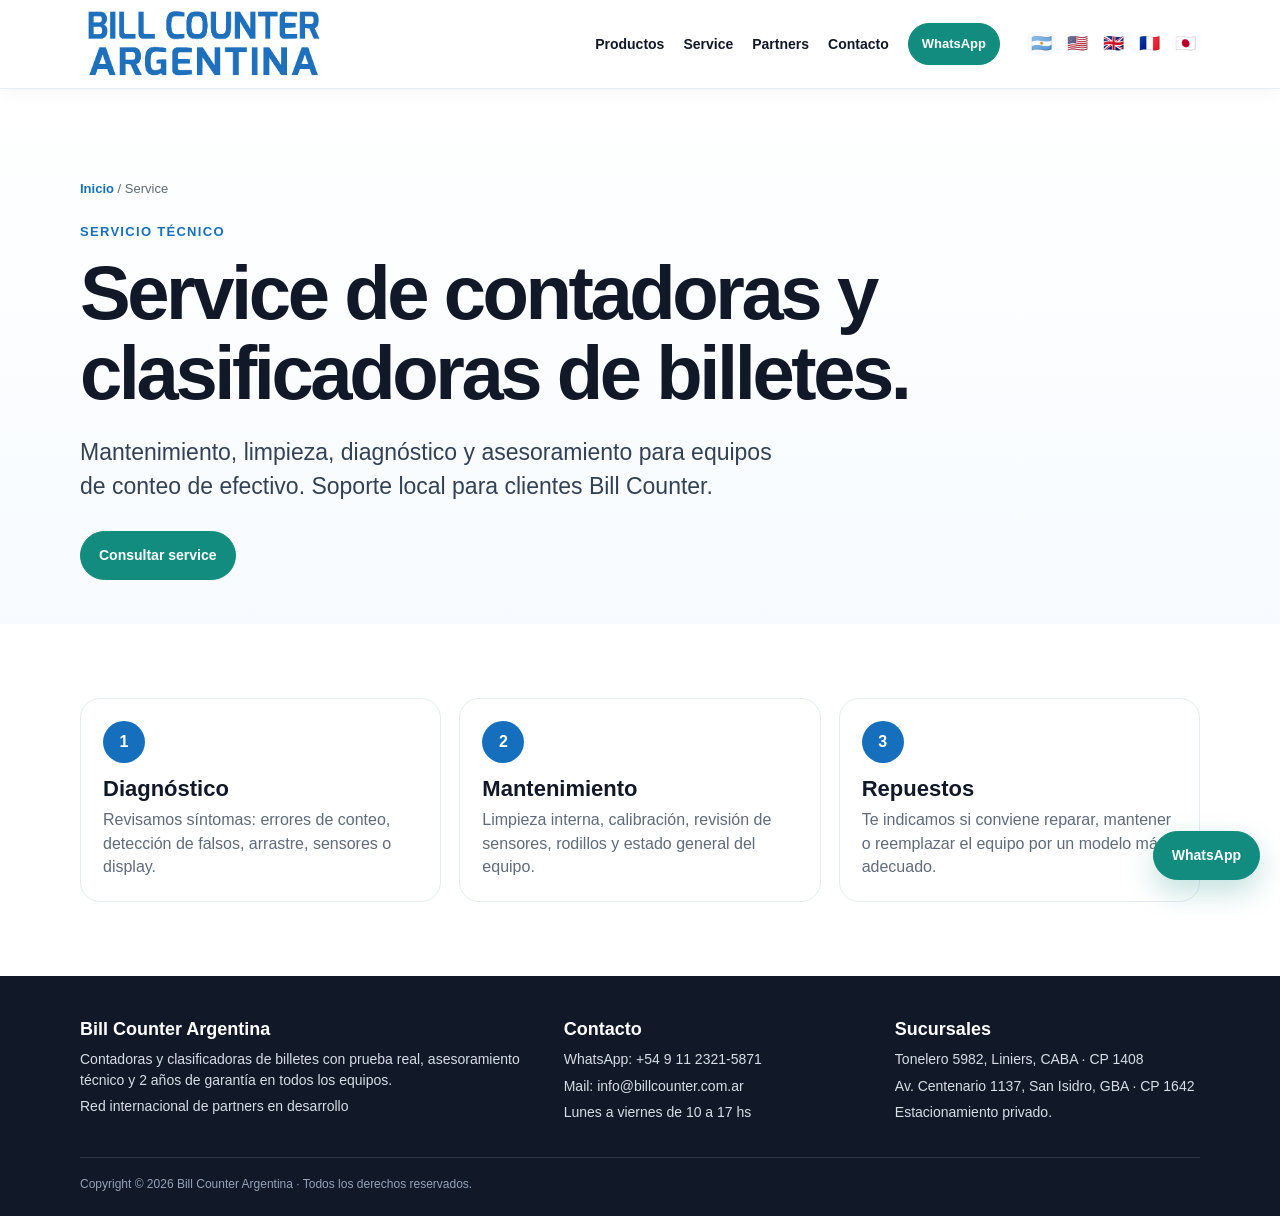
<file: service/index.html>
<!doctype html>
<html lang="es-AR">
<head>
  <meta charset="utf-8">
  <meta name="viewport" content="width=device-width, initial-scale=1">
  <title>Service de contadoras de billetes | Bill Counter Argentina</title>
  <meta name="description" content="Service, mantenimiento y asesoramiento técnico para contadoras y clasificadoras de billetes en Argentina.">
  <link rel="canonical" href="https://www.billcounter.com.ar/service/">
  
    <link rel="alternate" hreflang="es-AR" href="https://www.billcounter.com.ar/">
    <link rel="alternate" hreflang="en-US" href="https://www.billcounter.com.ar/en-us/">
    <link rel="alternate" hreflang="en-GB" href="https://www.billcounter.com.ar/en-gb/">
    <link rel="alternate" hreflang="fr" href="https://www.billcounter.com.ar/fr/">
    <link rel="alternate" hreflang="ja" href="https://www.billcounter.com.ar/ja/">
    <link rel="alternate" hreflang="x-default" href="https://www.billcounter.com.ar/">
    
  <meta property="og:title" content="Service de contadoras de billetes | Bill Counter Argentina">
  <meta property="og:description" content="Service, mantenimiento y asesoramiento técnico para contadoras y clasificadoras de billetes en Argentina.">
  <meta property="og:type" content="website">
  <meta property="og:image" content="https://www.billcounter.com.ar/assets/img/linea-productos.webp">
  <link rel="stylesheet" href="../assets/styles.css">
</head>
<body>

    <header class="topbar">
      <div class="container nav">
        <a class="brand" href="../">
          <img src="../assets/img/logo.png" alt="Bill Counter Argentina">
        </a>
        
      <nav class="navlinks" aria-label="Navegación principal">
        <a href="../#productos">Productos</a>
        <a href="../service/">Service</a>
        <a href="../partners/">Partners</a>
        <a href="../contacto/">Contacto</a>
        <a class="btn small whatsapp" href="https://wa.me/5491123215871?text=Hola%2C%20quiero%20asesoramiento%20para%20elegir%20una%20contadora%20de%20billetes." target="_blank" rel="noopener">WhatsApp</a>
        <span class="langs" aria-label="Idiomas">
          <a class="flaglink active" href="../">🇦🇷</a>
          <a class="flaglink" href="../en-us/">🇺🇸</a>
          <a class="flaglink" href="../en-gb/">🇬🇧</a>
          <a class="flaglink" href="../fr/">🇫🇷</a>
          <a class="flaglink" href="../ja/">🇯🇵</a>
        </span>
      </nav>
    
        <div class="mobile-menu"><a href="../#productos">Productos</a><span>·</span><a href="../contacto/">Contacto</a><span class="mobile-flags" aria-label="Idiomas"><a class="flaglink active" href="../">🇦🇷</a><a class="flaglink" href="../en-us/">🇺🇸</a><a class="flaglink" href="../en-gb/">🇬🇧</a><a class="flaglink" href="../fr/">🇫🇷</a><a class="flaglink" href="../ja/">🇯🇵</a></span></div>
      </div>
    </header>
    
<main>
<section class="lang-hero">
  <div class="container">
    <div class="breadcrumb"><a href="../">Inicio</a> / Service</div>
    <p class="eyebrow">Servicio técnico</p>
    <h1>Service de contadoras y clasificadoras de billetes.</h1>
    <p class="lead">Mantenimiento, limpieza, diagnóstico y asesoramiento para equipos de conteo de efectivo. Soporte local para clientes Bill Counter.</p>
    <div class="hero-actions">
      <a class="btn whatsapp" href="https://wa.me/5491123215871?text=Hola%2C%20necesito%20consultar%20por%20service%20de%20una%20contadora%20de%20billetes." target="_blank" rel="noopener">Consultar service</a>
    </div>
  </div>
</section>
<section class="section">
  <div class="container">
    <div class="steps">
      <div class="step"><div class="step-num">1</div><h3>Diagnóstico</h3><p>Revisamos síntomas: errores de conteo, detección de falsos, arrastre, sensores o display.</p></div>
      <div class="step"><div class="step-num">2</div><h3>Mantenimiento</h3><p>Limpieza interna, calibración, revisión de sensores, rodillos y estado general del equipo.</p></div>
      <div class="step"><div class="step-num">3</div><h3>Repuestos</h3><p>Te indicamos si conviene reparar, mantener o reemplazar el equipo por un modelo más adecuado.</p></div>
    </div>
  </div>
</section>
</main>

    <footer class="footer">
      <div class="container">
        <div class="footer-grid">
          <div>
            <h3>Bill Counter Argentina</h3>
            <p>Contadoras y clasificadoras de billetes con prueba real, asesoramiento técnico y 2 años de garantía en todos los equipos.</p>
            <p><a href="../partners/">Red internacional de partners en desarrollo</a></p>
          </div>
          <div>
            <h3>Contacto</h3>
            <p>WhatsApp: <a href="https://wa.me/5491123215871?text=Hola%2C%20quiero%20consultar%20por%20Bill%20Counter.">+54 9 11 2321-5871</a></p>
            <p>Mail: <a href="mailto:info@billcounter.com.ar">info@billcounter.com.ar</a></p>
            <p>Lunes a viernes de 10 a 17 hs</p>
          </div>
          <div>
            <h3>Sucursales</h3>
            <p>Tonelero 5982, Liniers, CABA · CP 1408</p>
            <p>Av. Centenario 1137, San Isidro, GBA · CP 1642</p>
            <p>Estacionamiento privado.</p>
          </div>
        </div>
        <div class="copyright">Copyright © 2026 Bill Counter Argentina · Todos los derechos reservados.</div>
      </div>
    </footer>
    <a class="btn whatsapp fixed-wa" href="https://wa.me/5491123215871?text=Hola%2C%20quiero%20asesoramiento%20para%20elegir%20una%20contadora%20de%20billetes." target="_blank" rel="noopener">WhatsApp</a>
    </body></html>
</file>
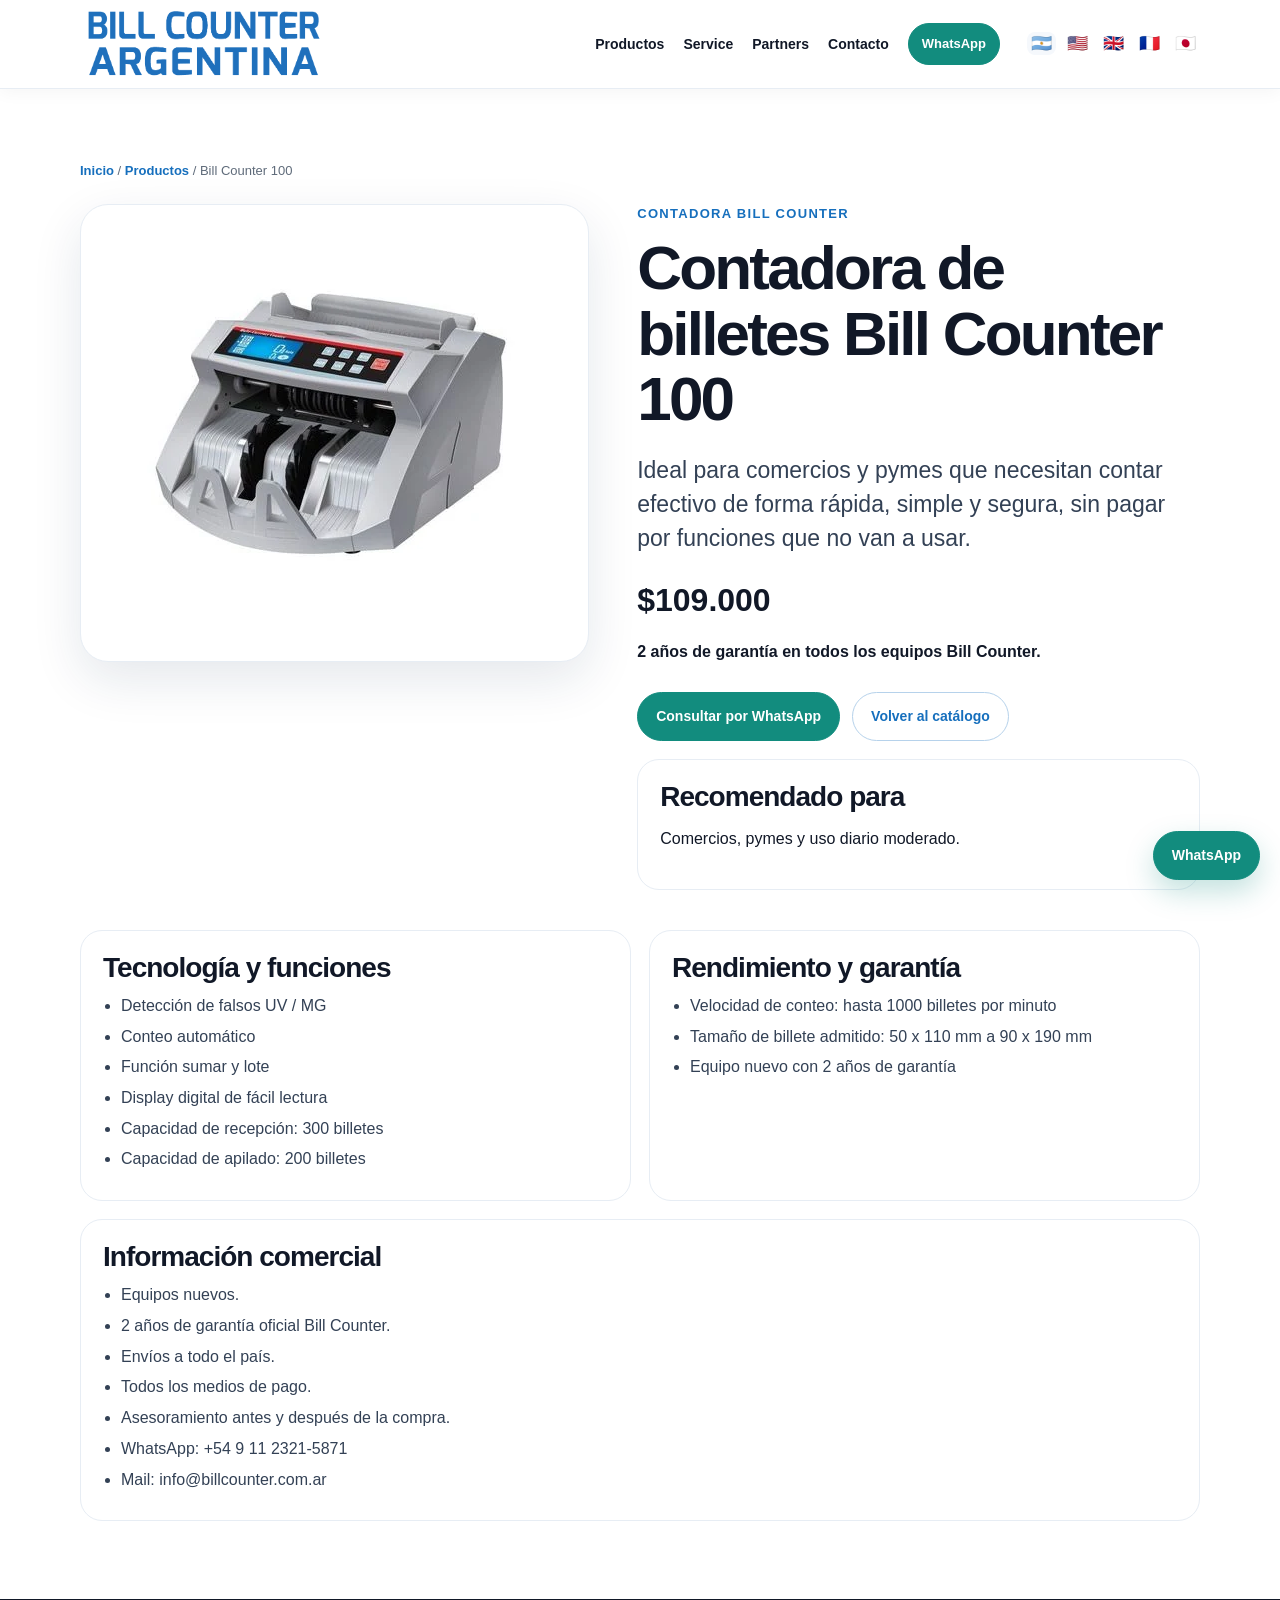
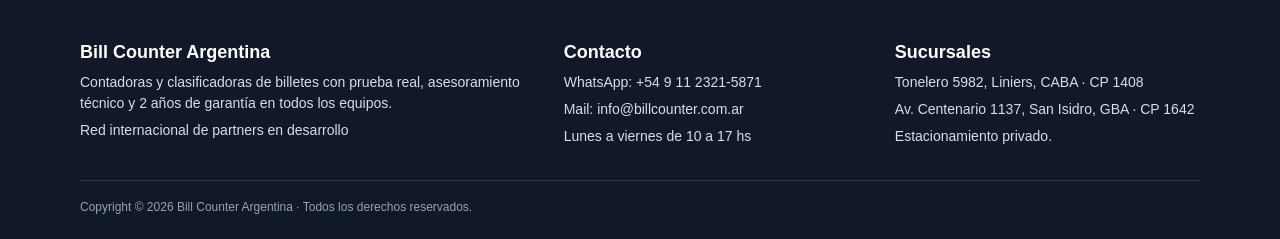
<file: productos/billcounter-100/index.html>
<!doctype html>
<html lang="es-AR">
<head>
  <meta charset="utf-8">
  <meta name="viewport" content="width=device-width, initial-scale=1">
  <title>Contadora de billetes Bill Counter 100 | Bill Counter Argentina</title>
  <meta name="description" content="Contadora de billetes Bill Counter 100: Contadora robusta y económica con detección básica de falsos. Equipo nuevo con 2 años de garantía y soporte técnico local.">
  <link rel="canonical" href="https://www.billcounter.com.ar/productos/billcounter-100/">
  
    <link rel="alternate" hreflang="es-AR" href="https://www.billcounter.com.ar/">
    <link rel="alternate" hreflang="en-US" href="https://www.billcounter.com.ar/en-us/">
    <link rel="alternate" hreflang="en-GB" href="https://www.billcounter.com.ar/en-gb/">
    <link rel="alternate" hreflang="fr" href="https://www.billcounter.com.ar/fr/">
    <link rel="alternate" hreflang="ja" href="https://www.billcounter.com.ar/ja/">
    <link rel="alternate" hreflang="x-default" href="https://www.billcounter.com.ar/">
    
  <meta property="og:title" content="Contadora de billetes Bill Counter 100 | Bill Counter Argentina">
  <meta property="og:description" content="Contadora de billetes Bill Counter 100: Contadora robusta y económica con detección básica de falsos. Equipo nuevo con 2 años de garantía y soporte técnico local.">
  <meta property="og:type" content="website">
  <meta property="og:image" content="https://www.billcounter.com.ar/assets/img/linea-productos.webp">
  <link rel="stylesheet" href="../../assets/styles.css">
</head>
<body>

    <header class="topbar">
      <div class="container nav">
        <a class="brand" href="../../">
          <img src="../../assets/img/logo.png" alt="Bill Counter Argentina">
        </a>
        
      <nav class="navlinks" aria-label="Navegación principal">
        <a href="../../#productos">Productos</a>
        <a href="../../service/">Service</a>
        <a href="../../partners/">Partners</a>
        <a href="../../contacto/">Contacto</a>
        <a class="btn small whatsapp" href="https://wa.me/5491123215871?text=Hola%2C%20quiero%20asesoramiento%20para%20elegir%20una%20contadora%20de%20billetes." target="_blank" rel="noopener">WhatsApp</a>
        <span class="langs" aria-label="Idiomas">
          <a class="flaglink active" href="../../">🇦🇷</a>
          <a class="flaglink" href="../../en-us/">🇺🇸</a>
          <a class="flaglink" href="../../en-gb/">🇬🇧</a>
          <a class="flaglink" href="../../fr/">🇫🇷</a>
          <a class="flaglink" href="../../ja/">🇯🇵</a>
        </span>
      </nav>
    
        <div class="mobile-menu"><a href="../../#productos">Productos</a><span>·</span><a href="../../contacto/">Contacto</a><span class="mobile-flags" aria-label="Idiomas"><a class="flaglink active" href="../../">🇦🇷</a><a class="flaglink" href="../../en-us/">🇺🇸</a><a class="flaglink" href="../../en-gb/">🇬🇧</a><a class="flaglink" href="../../fr/">🇫🇷</a><a class="flaglink" href="../../ja/">🇯🇵</a></span></div>
      </div>
    </header>
    
<main class="product-detail">
  <div class="container">
    <div class="breadcrumb"><a href="../../">Inicio</a> / <a href="../">Productos</a> / Bill Counter 100</div>
    <div class="detail-grid">
      <div class="detail-gallery">
        <img src="../../assets/img/billcounter-100.webp" alt="Contadora de billetes Bill Counter 100">
      </div>
      <div class="detail-info">
        <p class="eyebrow">Contadora Bill Counter</p>
        <h1>Contadora de billetes Bill Counter 100</h1>
        <p class="lead">Ideal para comercios y pymes que necesitan contar efectivo de forma rápida, simple y segura, sin pagar por funciones que no van a usar.</p>
        <div class="detail-price">$109.000</div>
        <p><strong>2 años de garantía en todos los equipos Bill Counter.</strong></p>
        <div class="hero-actions">
          <a class="btn whatsapp" href="https://wa.me/5491123215871?text=Hola%2C%20quiero%20consultar%20por%20la%20Contadora%20Bill%20Counter%20100." target="_blank" rel="noopener">Consultar por WhatsApp</a>
          <a class="btn ghost" href="../">Volver al catálogo</a>
        </div>
        <div class="detail-box">
          <h2>Recomendado para</h2>
          <p>Comercios, pymes y uso diario moderado.</p>
        </div>
        
      </div>
    </div>

    <div class="spec-grid">
      <div class="detail-box">
        <h2>Tecnología y funciones</h2>
        <ul class="list"><li>Detección de falsos UV / MG</li><li>Conteo automático</li><li>Función sumar y lote</li><li>Display digital de fácil lectura</li><li>Capacidad de recepción: 300 billetes</li><li>Capacidad de apilado: 200 billetes</li></ul>
      </div>
      <div class="detail-box">
        <h2>Rendimiento y garantía</h2>
        <ul class="list"><li>Velocidad de conteo: hasta 1000 billetes por minuto</li><li>Tamaño de billete admitido: 50 x 110 mm a 90 x 190 mm</li><li>Equipo nuevo con 2 años de garantía</li></ul>
      </div>
    </div>

    <div class="detail-box">
      <h2>Información comercial</h2>
      <ul class="list">
        <li>Equipos nuevos.</li>
        <li>2 años de garantía oficial Bill Counter.</li>
        <li>Envíos a todo el país.</li>
        <li>Todos los medios de pago.</li>
        <li>Asesoramiento antes y después de la compra.</li>
        <li>WhatsApp: +54 9 11 2321-5871</li>
        <li>Mail: info@billcounter.com.ar</li>
      </ul>
    </div>
  </div>
</main>

    <footer class="footer">
      <div class="container">
        <div class="footer-grid">
          <div>
            <h3>Bill Counter Argentina</h3>
            <p>Contadoras y clasificadoras de billetes con prueba real, asesoramiento técnico y 2 años de garantía en todos los equipos.</p>
            <p><a href="../../partners/">Red internacional de partners en desarrollo</a></p>
          </div>
          <div>
            <h3>Contacto</h3>
            <p>WhatsApp: <a href="https://wa.me/5491123215871?text=Hola%2C%20quiero%20consultar%20por%20Bill%20Counter.">+54 9 11 2321-5871</a></p>
            <p>Mail: <a href="mailto:info@billcounter.com.ar">info@billcounter.com.ar</a></p>
            <p>Lunes a viernes de 10 a 17 hs</p>
          </div>
          <div>
            <h3>Sucursales</h3>
            <p>Tonelero 5982, Liniers, CABA · CP 1408</p>
            <p>Av. Centenario 1137, San Isidro, GBA · CP 1642</p>
            <p>Estacionamiento privado.</p>
          </div>
        </div>
        <div class="copyright">Copyright © 2026 Bill Counter Argentina · Todos los derechos reservados.</div>
      </div>
    </footer>
    <a class="btn whatsapp fixed-wa" href="https://wa.me/5491123215871?text=Hola%2C%20quiero%20asesoramiento%20para%20elegir%20una%20contadora%20de%20billetes." target="_blank" rel="noopener">WhatsApp</a>
    </body></html>
</file>
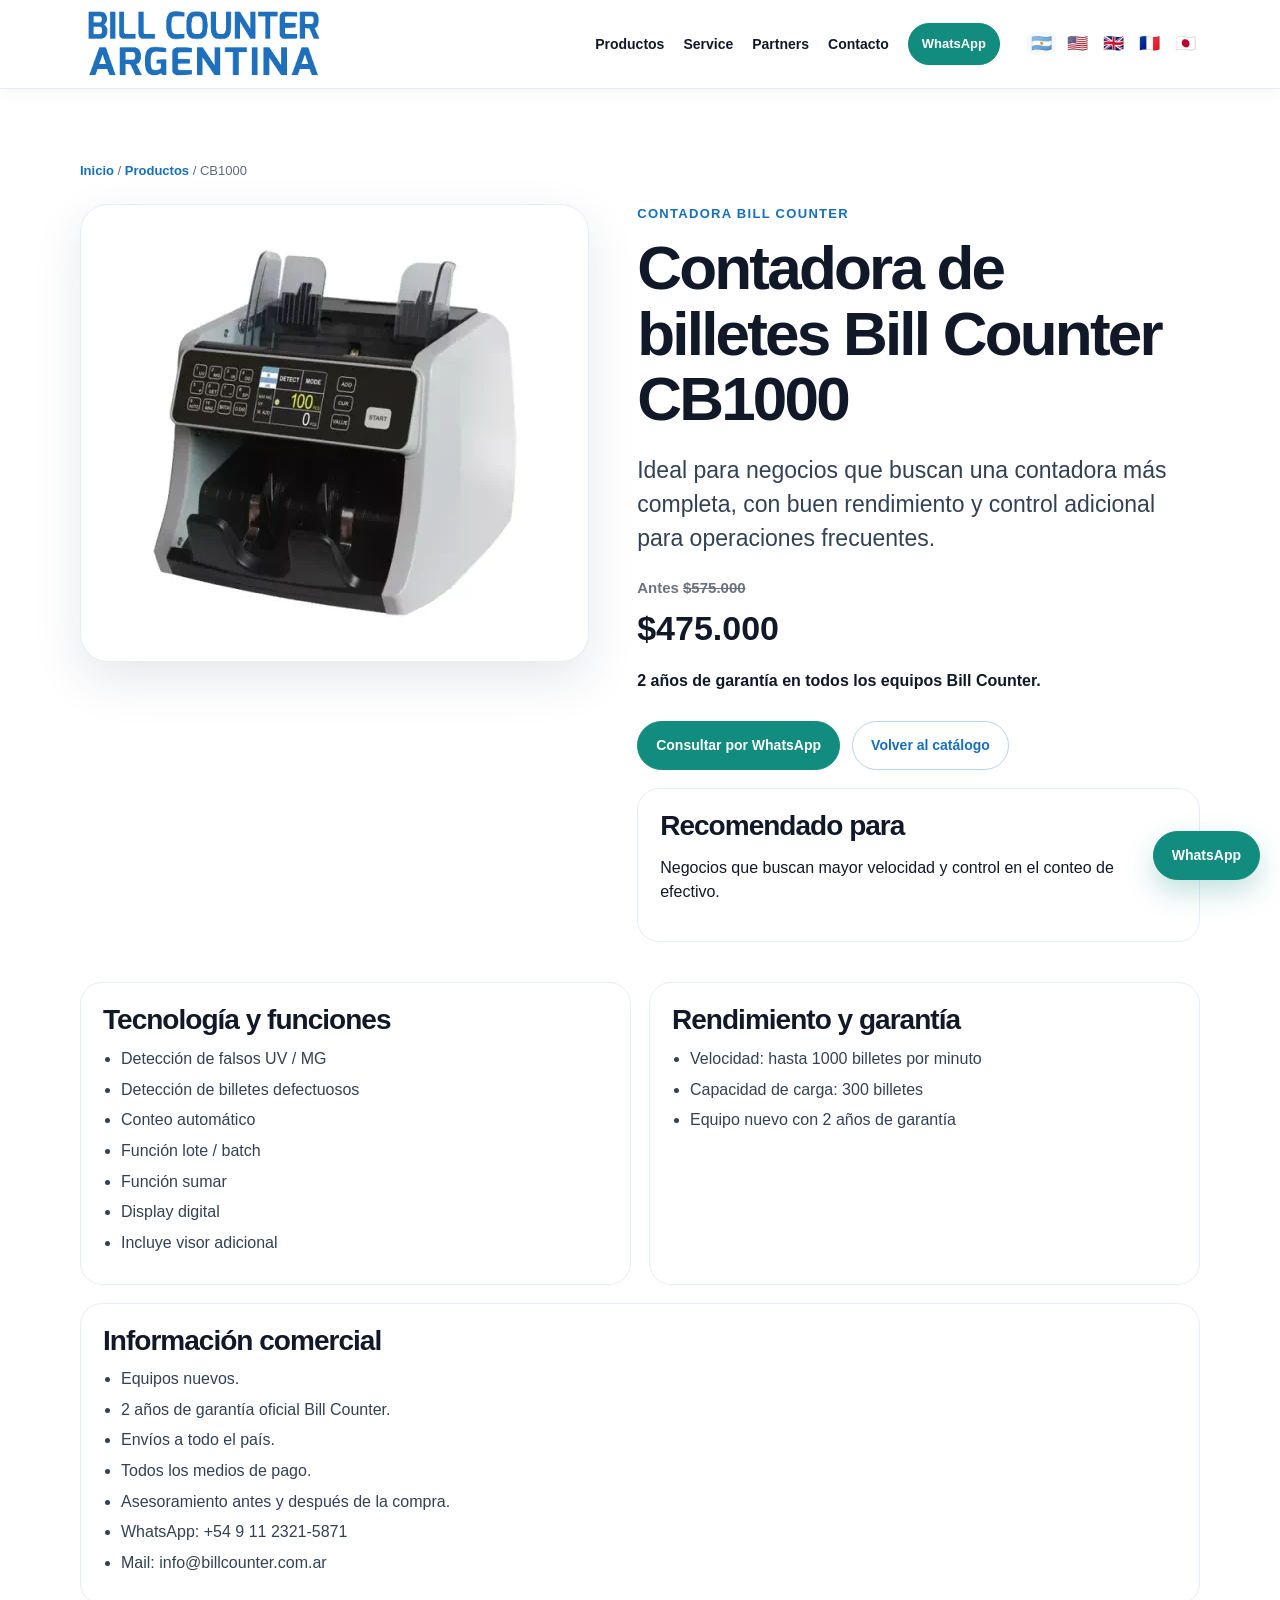
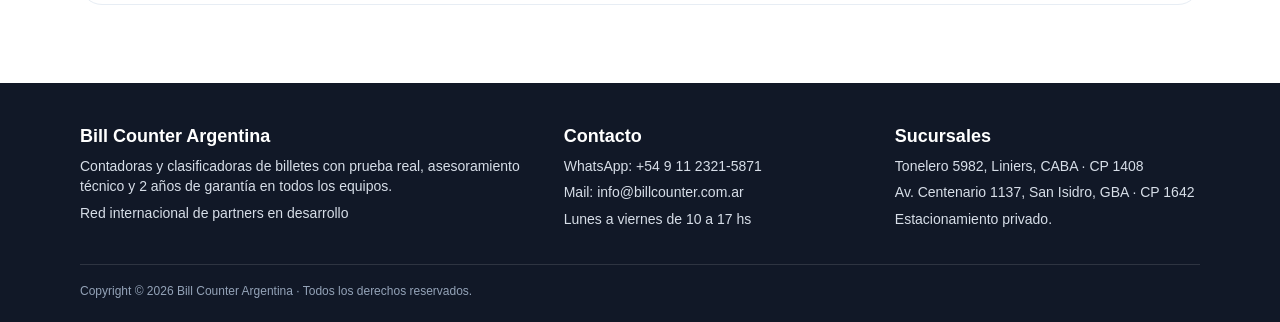
<file: productos/cb1000/index.html>
<!doctype html>
<html lang="es-AR">
<head>
  <meta charset="utf-8">
  <meta name="viewport" content="width=device-width, initial-scale=1">
  <title>Contadora de billetes Bill Counter CB1000 | Bill Counter Argentina</title>
  <meta name="description" content="Contadora de billetes Bill Counter CB1000: Contadora con detección de falsos y visor adicional. Equipo nuevo con 2 años de garantía y soporte técnico local.">
  <link rel="canonical" href="https://www.billcounter.com.ar/productos/cb1000/">
  
    <link rel="alternate" hreflang="es-AR" href="https://www.billcounter.com.ar/">
    <link rel="alternate" hreflang="en-US" href="https://www.billcounter.com.ar/en-us/">
    <link rel="alternate" hreflang="en-GB" href="https://www.billcounter.com.ar/en-gb/">
    <link rel="alternate" hreflang="fr" href="https://www.billcounter.com.ar/fr/">
    <link rel="alternate" hreflang="ja" href="https://www.billcounter.com.ar/ja/">
    <link rel="alternate" hreflang="x-default" href="https://www.billcounter.com.ar/">
    
  <meta property="og:title" content="Contadora de billetes Bill Counter CB1000 | Bill Counter Argentina">
  <meta property="og:description" content="Contadora de billetes Bill Counter CB1000: Contadora con detección de falsos y visor adicional. Equipo nuevo con 2 años de garantía y soporte técnico local.">
  <meta property="og:type" content="website">
  <meta property="og:image" content="https://www.billcounter.com.ar/assets/img/linea-productos.webp">
  <link rel="stylesheet" href="../../assets/styles.css">
</head>
<body>

    <header class="topbar">
      <div class="container nav">
        <a class="brand" href="../../">
          <img src="../../assets/img/logo.png" alt="Bill Counter Argentina">
        </a>
        
      <nav class="navlinks" aria-label="Navegación principal">
        <a href="../../#productos">Productos</a>
        <a href="../../service/">Service</a>
        <a href="../../partners/">Partners</a>
        <a href="../../contacto/">Contacto</a>
        <a class="btn small whatsapp" href="https://wa.me/5491123215871?text=Hola%2C%20quiero%20asesoramiento%20para%20elegir%20una%20contadora%20de%20billetes." target="_blank" rel="noopener">WhatsApp</a>
        <span class="langs" aria-label="Idiomas">
          <a class="flaglink active" href="../../">🇦🇷</a>
          <a class="flaglink" href="../../en-us/">🇺🇸</a>
          <a class="flaglink" href="../../en-gb/">🇬🇧</a>
          <a class="flaglink" href="../../fr/">🇫🇷</a>
          <a class="flaglink" href="../../ja/">🇯🇵</a>
        </span>
      </nav>
    
        <div class="mobile-menu"><a href="../../#productos">Productos</a><span>·</span><a href="../../contacto/">Contacto</a><span class="mobile-flags" aria-label="Idiomas"><a class="flaglink active" href="../../">🇦🇷</a><a class="flaglink" href="../../en-us/">🇺🇸</a><a class="flaglink" href="../../en-gb/">🇬🇧</a><a class="flaglink" href="../../fr/">🇫🇷</a><a class="flaglink" href="../../ja/">🇯🇵</a></span></div>
      </div>
    </header>
    
<main class="product-detail">
  <div class="container">
    <div class="breadcrumb"><a href="../../">Inicio</a> / <a href="../">Productos</a> / CB1000</div>
    <div class="detail-grid">
      <div class="detail-gallery">
        <img src="../../assets/img/cb1000.webp" alt="Contadora de billetes Bill Counter CB1000">
      </div>
      <div class="detail-info">
        <p class="eyebrow">Contadora Bill Counter</p>
        <h1>Contadora de billetes Bill Counter CB1000</h1>
        <p class="lead">Ideal para negocios que buscan una contadora más completa, con buen rendimiento y control adicional para operaciones frecuentes.</p>
        <div class="detail-price detail-price-offer"><span class="price-before">Antes <s>$575.000</s></span><span class="price-now">$475.000</span></div>
        <p><strong>2 años de garantía en todos los equipos Bill Counter.</strong></p>
        <div class="hero-actions">
          <a class="btn whatsapp" href="https://wa.me/5491123215871?text=Hola%2C%20quiero%20consultar%20por%20la%20Contadora%20Bill%20Counter%20CB1000." target="_blank" rel="noopener">Consultar por WhatsApp</a>
          <a class="btn ghost" href="../">Volver al catálogo</a>
        </div>
        <div class="detail-box">
          <h2>Recomendado para</h2>
          <p>Negocios que buscan mayor velocidad y control en el conteo de efectivo.</p>
        </div>
        
      </div>
    </div>

    <div class="spec-grid">
      <div class="detail-box">
        <h2>Tecnología y funciones</h2>
        <ul class="list"><li>Detección de falsos UV / MG</li><li>Detección de billetes defectuosos</li><li>Conteo automático</li><li>Función lote / batch</li><li>Función sumar</li><li>Display digital</li><li>Incluye visor adicional</li></ul>
      </div>
      <div class="detail-box">
        <h2>Rendimiento y garantía</h2>
        <ul class="list"><li>Velocidad: hasta 1000 billetes por minuto</li><li>Capacidad de carga: 300 billetes</li><li>Equipo nuevo con 2 años de garantía</li></ul>
      </div>
    </div>

    <div class="detail-box">
      <h2>Información comercial</h2>
      <ul class="list">
        <li>Equipos nuevos.</li>
        <li>2 años de garantía oficial Bill Counter.</li>
        <li>Envíos a todo el país.</li>
        <li>Todos los medios de pago.</li>
        <li>Asesoramiento antes y después de la compra.</li>
        <li>WhatsApp: +54 9 11 2321-5871</li>
        <li>Mail: info@billcounter.com.ar</li>
      </ul>
    </div>
  </div>
</main>

    <footer class="footer">
      <div class="container">
        <div class="footer-grid">
          <div>
            <h3>Bill Counter Argentina</h3>
            <p>Contadoras y clasificadoras de billetes con prueba real, asesoramiento técnico y 2 años de garantía en todos los equipos.</p>
            <p><a href="../../partners/">Red internacional de partners en desarrollo</a></p>
          </div>
          <div>
            <h3>Contacto</h3>
            <p>WhatsApp: <a href="https://wa.me/5491123215871?text=Hola%2C%20quiero%20consultar%20por%20Bill%20Counter.">+54 9 11 2321-5871</a></p>
            <p>Mail: <a href="mailto:info@billcounter.com.ar">info@billcounter.com.ar</a></p>
            <p>Lunes a viernes de 10 a 17 hs</p>
          </div>
          <div>
            <h3>Sucursales</h3>
            <p>Tonelero 5982, Liniers, CABA · CP 1408</p>
            <p>Av. Centenario 1137, San Isidro, GBA · CP 1642</p>
            <p>Estacionamiento privado.</p>
          </div>
        </div>
        <div class="copyright">Copyright © 2026 Bill Counter Argentina · Todos los derechos reservados.</div>
      </div>
    </footer>
    <a class="btn whatsapp fixed-wa" href="https://wa.me/5491123215871?text=Hola%2C%20quiero%20asesoramiento%20para%20elegir%20una%20contadora%20de%20billetes." target="_blank" rel="noopener">WhatsApp</a>
    </body></html>
</file>
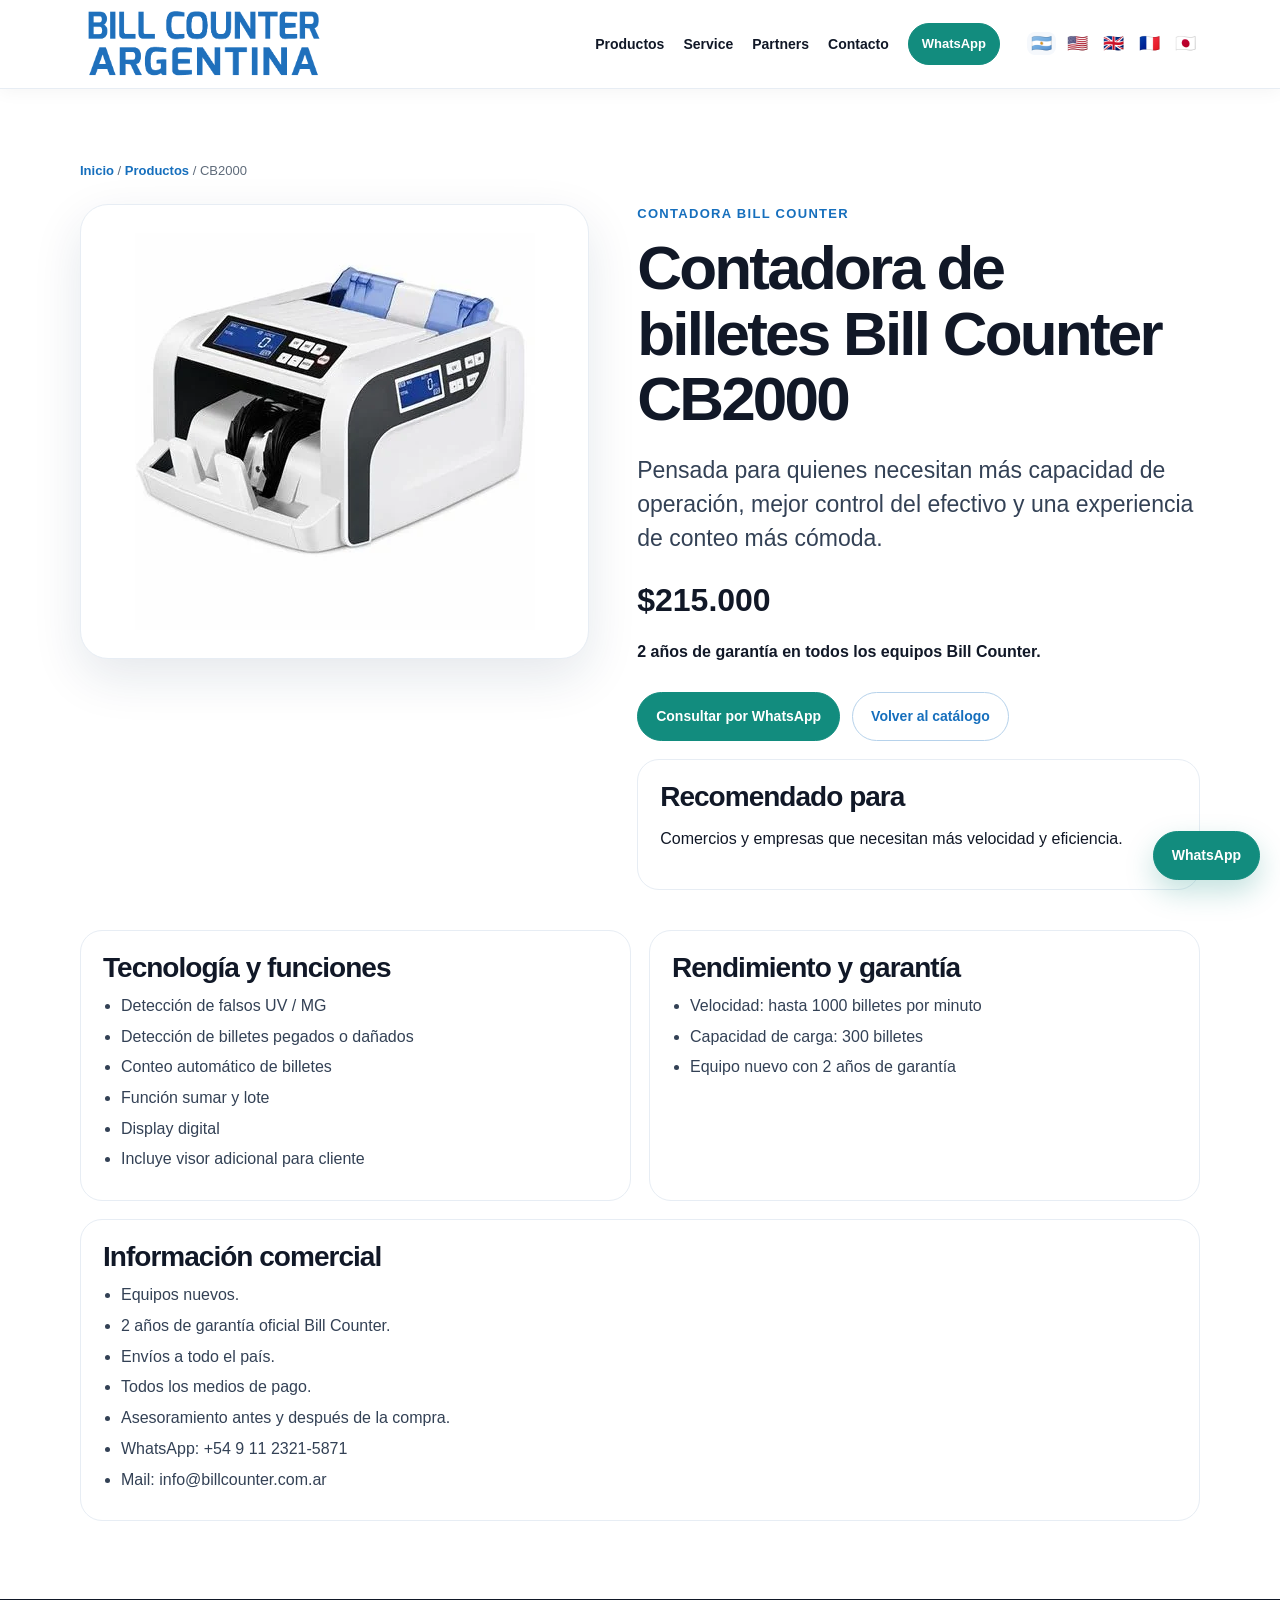
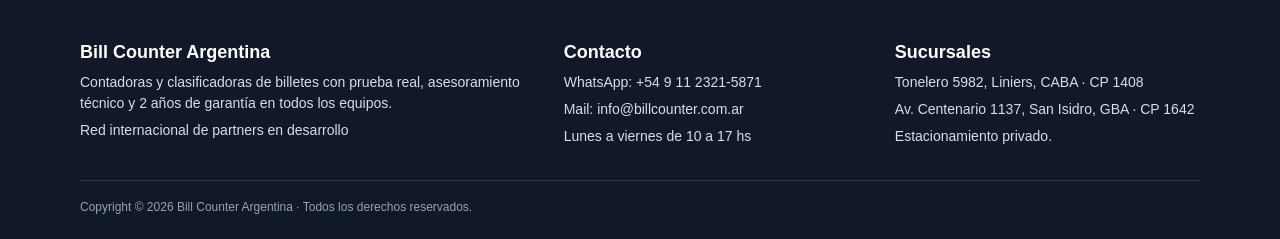
<file: productos/cb2000/index.html>
<!doctype html>
<html lang="es-AR">
<head>
  <meta charset="utf-8">
  <meta name="viewport" content="width=device-width, initial-scale=1">
  <title>Contadora de billetes Bill Counter CB2000 | Bill Counter Argentina</title>
  <meta name="description" content="Contadora de billetes Bill Counter CB2000: Mayor capacidad de trabajo para comercios y empresas. Equipo nuevo con 2 años de garantía y soporte técnico local.">
  <link rel="canonical" href="https://www.billcounter.com.ar/productos/cb2000/">
  
    <link rel="alternate" hreflang="es-AR" href="https://www.billcounter.com.ar/">
    <link rel="alternate" hreflang="en-US" href="https://www.billcounter.com.ar/en-us/">
    <link rel="alternate" hreflang="en-GB" href="https://www.billcounter.com.ar/en-gb/">
    <link rel="alternate" hreflang="fr" href="https://www.billcounter.com.ar/fr/">
    <link rel="alternate" hreflang="ja" href="https://www.billcounter.com.ar/ja/">
    <link rel="alternate" hreflang="x-default" href="https://www.billcounter.com.ar/">
    
  <meta property="og:title" content="Contadora de billetes Bill Counter CB2000 | Bill Counter Argentina">
  <meta property="og:description" content="Contadora de billetes Bill Counter CB2000: Mayor capacidad de trabajo para comercios y empresas. Equipo nuevo con 2 años de garantía y soporte técnico local.">
  <meta property="og:type" content="website">
  <meta property="og:image" content="https://www.billcounter.com.ar/assets/img/linea-productos.webp">
  <link rel="stylesheet" href="../../assets/styles.css">
</head>
<body>

    <header class="topbar">
      <div class="container nav">
        <a class="brand" href="../../">
          <img src="../../assets/img/logo.png" alt="Bill Counter Argentina">
        </a>
        
      <nav class="navlinks" aria-label="Navegación principal">
        <a href="../../#productos">Productos</a>
        <a href="../../service/">Service</a>
        <a href="../../partners/">Partners</a>
        <a href="../../contacto/">Contacto</a>
        <a class="btn small whatsapp" href="https://wa.me/5491123215871?text=Hola%2C%20quiero%20asesoramiento%20para%20elegir%20una%20contadora%20de%20billetes." target="_blank" rel="noopener">WhatsApp</a>
        <span class="langs" aria-label="Idiomas">
          <a class="flaglink active" href="../../">🇦🇷</a>
          <a class="flaglink" href="../../en-us/">🇺🇸</a>
          <a class="flaglink" href="../../en-gb/">🇬🇧</a>
          <a class="flaglink" href="../../fr/">🇫🇷</a>
          <a class="flaglink" href="../../ja/">🇯🇵</a>
        </span>
      </nav>
    
        <div class="mobile-menu"><a href="../../#productos">Productos</a><span>·</span><a href="../../contacto/">Contacto</a><span class="mobile-flags" aria-label="Idiomas"><a class="flaglink active" href="../../">🇦🇷</a><a class="flaglink" href="../../en-us/">🇺🇸</a><a class="flaglink" href="../../en-gb/">🇬🇧</a><a class="flaglink" href="../../fr/">🇫🇷</a><a class="flaglink" href="../../ja/">🇯🇵</a></span></div>
      </div>
    </header>
    
<main class="product-detail">
  <div class="container">
    <div class="breadcrumb"><a href="../../">Inicio</a> / <a href="../">Productos</a> / CB2000</div>
    <div class="detail-grid">
      <div class="detail-gallery">
        <img src="../../assets/img/cb2000.webp" alt="Contadora de billetes Bill Counter CB2000">
      </div>
      <div class="detail-info">
        <p class="eyebrow">Contadora Bill Counter</p>
        <h1>Contadora de billetes Bill Counter CB2000</h1>
        <p class="lead">Pensada para quienes necesitan más capacidad de operación, mejor control del efectivo y una experiencia de conteo más cómoda.</p>
        <div class="detail-price">$215.000</div>
        <p><strong>2 años de garantía en todos los equipos Bill Counter.</strong></p>
        <div class="hero-actions">
          <a class="btn whatsapp" href="https://wa.me/5491123215871?text=Hola%2C%20quiero%20consultar%20por%20la%20Contadora%20Bill%20Counter%20CB2000." target="_blank" rel="noopener">Consultar por WhatsApp</a>
          <a class="btn ghost" href="../">Volver al catálogo</a>
        </div>
        <div class="detail-box">
          <h2>Recomendado para</h2>
          <p>Comercios y empresas que necesitan más velocidad y eficiencia.</p>
        </div>
        
      </div>
    </div>

    <div class="spec-grid">
      <div class="detail-box">
        <h2>Tecnología y funciones</h2>
        <ul class="list"><li>Detección de falsos UV / MG</li><li>Detección de billetes pegados o dañados</li><li>Conteo automático de billetes</li><li>Función sumar y lote</li><li>Display digital</li><li>Incluye visor adicional para cliente</li></ul>
      </div>
      <div class="detail-box">
        <h2>Rendimiento y garantía</h2>
        <ul class="list"><li>Velocidad: hasta 1000 billetes por minuto</li><li>Capacidad de carga: 300 billetes</li><li>Equipo nuevo con 2 años de garantía</li></ul>
      </div>
    </div>

    <div class="detail-box">
      <h2>Información comercial</h2>
      <ul class="list">
        <li>Equipos nuevos.</li>
        <li>2 años de garantía oficial Bill Counter.</li>
        <li>Envíos a todo el país.</li>
        <li>Todos los medios de pago.</li>
        <li>Asesoramiento antes y después de la compra.</li>
        <li>WhatsApp: +54 9 11 2321-5871</li>
        <li>Mail: info@billcounter.com.ar</li>
      </ul>
    </div>
  </div>
</main>

    <footer class="footer">
      <div class="container">
        <div class="footer-grid">
          <div>
            <h3>Bill Counter Argentina</h3>
            <p>Contadoras y clasificadoras de billetes con prueba real, asesoramiento técnico y 2 años de garantía en todos los equipos.</p>
            <p><a href="../../partners/">Red internacional de partners en desarrollo</a></p>
          </div>
          <div>
            <h3>Contacto</h3>
            <p>WhatsApp: <a href="https://wa.me/5491123215871?text=Hola%2C%20quiero%20consultar%20por%20Bill%20Counter.">+54 9 11 2321-5871</a></p>
            <p>Mail: <a href="mailto:info@billcounter.com.ar">info@billcounter.com.ar</a></p>
            <p>Lunes a viernes de 10 a 17 hs</p>
          </div>
          <div>
            <h3>Sucursales</h3>
            <p>Tonelero 5982, Liniers, CABA · CP 1408</p>
            <p>Av. Centenario 1137, San Isidro, GBA · CP 1642</p>
            <p>Estacionamiento privado.</p>
          </div>
        </div>
        <div class="copyright">Copyright © 2026 Bill Counter Argentina · Todos los derechos reservados.</div>
      </div>
    </footer>
    <a class="btn whatsapp fixed-wa" href="https://wa.me/5491123215871?text=Hola%2C%20quiero%20asesoramiento%20para%20elegir%20una%20contadora%20de%20billetes." target="_blank" rel="noopener">WhatsApp</a>
    </body></html>
</file>
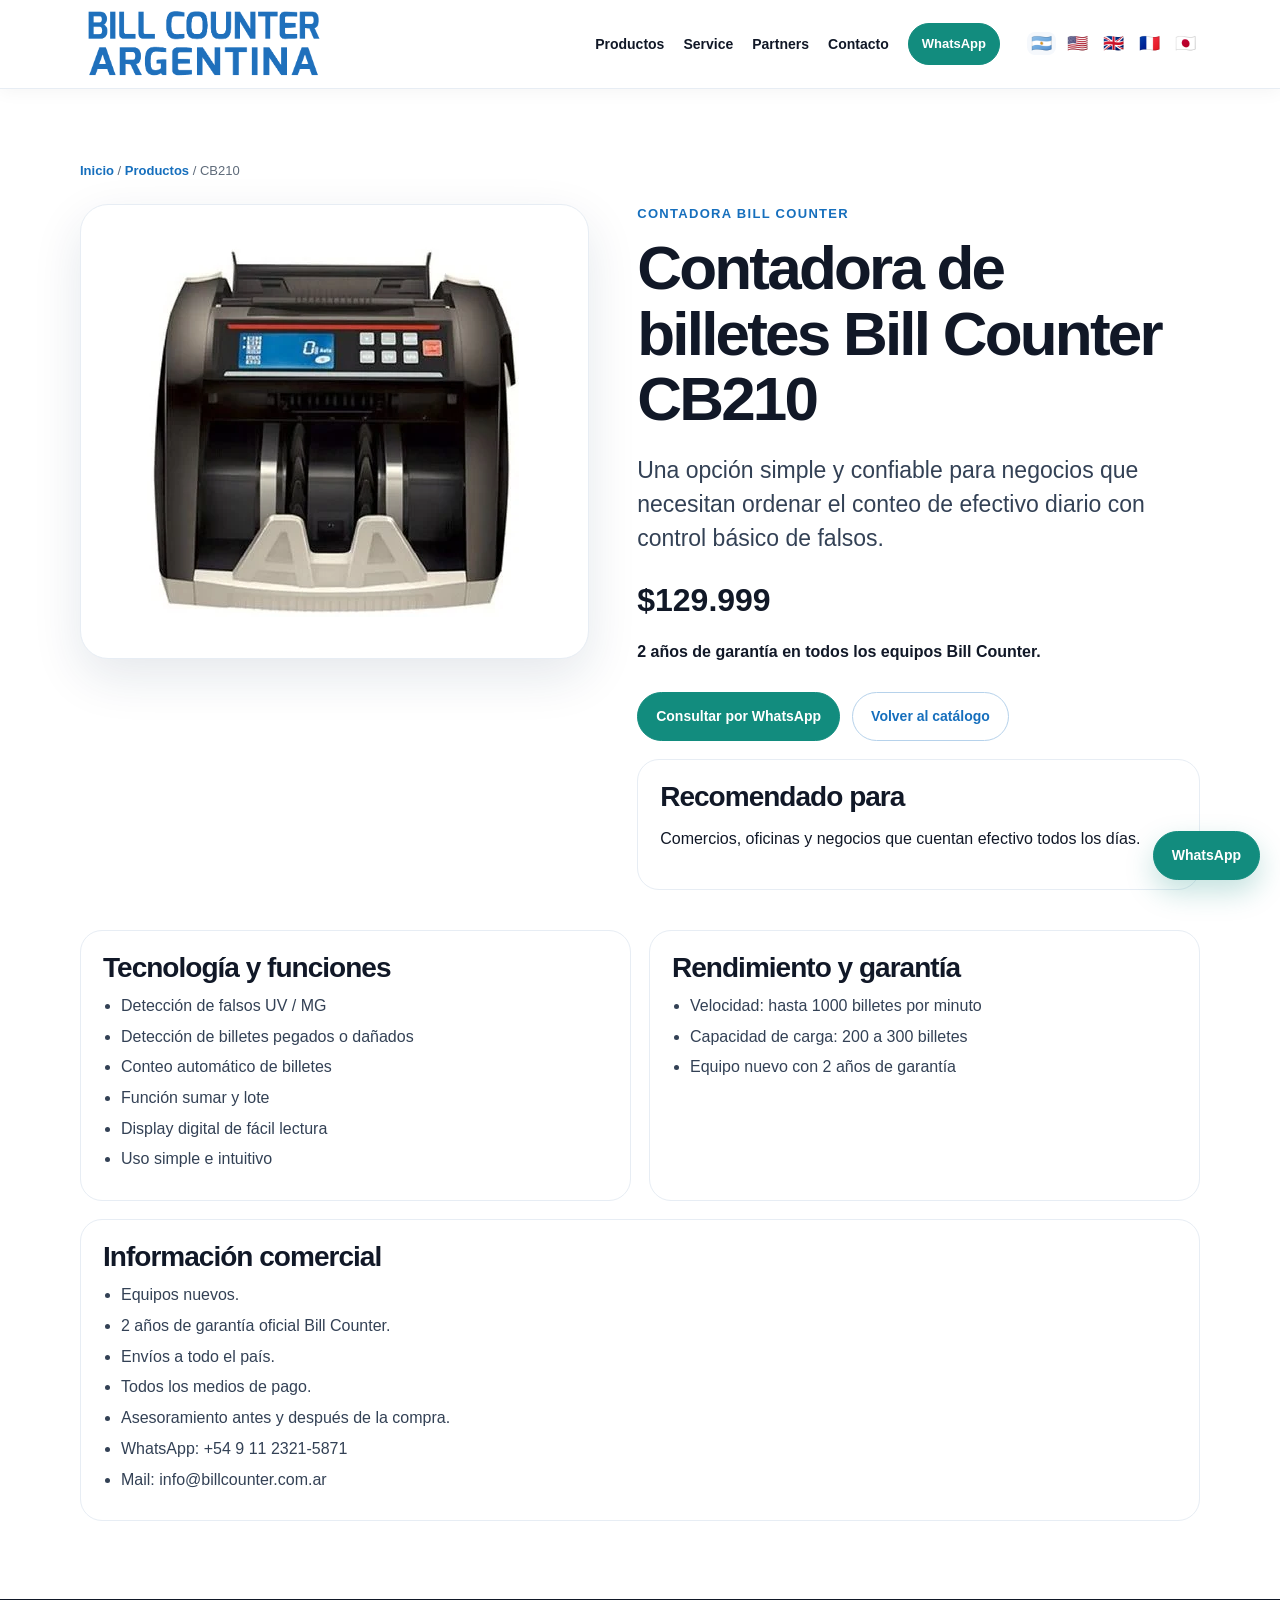
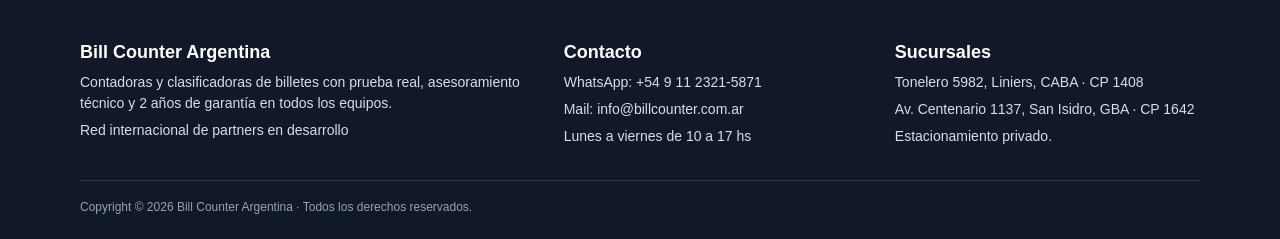
<file: productos/cb210/index.html>
<!doctype html>
<html lang="es-AR">
<head>
  <meta charset="utf-8">
  <meta name="viewport" content="width=device-width, initial-scale=1">
  <title>Contadora de billetes Bill Counter CB210 | Bill Counter Argentina</title>
  <meta name="description" content="Contadora de billetes Bill Counter CB210: Modelo práctico para conteo diario con detección UV/MG. Equipo nuevo con 2 años de garantía y soporte técnico local.">
  <link rel="canonical" href="https://www.billcounter.com.ar/productos/cb210/">
  
    <link rel="alternate" hreflang="es-AR" href="https://www.billcounter.com.ar/">
    <link rel="alternate" hreflang="en-US" href="https://www.billcounter.com.ar/en-us/">
    <link rel="alternate" hreflang="en-GB" href="https://www.billcounter.com.ar/en-gb/">
    <link rel="alternate" hreflang="fr" href="https://www.billcounter.com.ar/fr/">
    <link rel="alternate" hreflang="ja" href="https://www.billcounter.com.ar/ja/">
    <link rel="alternate" hreflang="x-default" href="https://www.billcounter.com.ar/">
    
  <meta property="og:title" content="Contadora de billetes Bill Counter CB210 | Bill Counter Argentina">
  <meta property="og:description" content="Contadora de billetes Bill Counter CB210: Modelo práctico para conteo diario con detección UV/MG. Equipo nuevo con 2 años de garantía y soporte técnico local.">
  <meta property="og:type" content="website">
  <meta property="og:image" content="https://www.billcounter.com.ar/assets/img/linea-productos.webp">
  <link rel="stylesheet" href="../../assets/styles.css">
</head>
<body>

    <header class="topbar">
      <div class="container nav">
        <a class="brand" href="../../">
          <img src="../../assets/img/logo.png" alt="Bill Counter Argentina">
        </a>
        
      <nav class="navlinks" aria-label="Navegación principal">
        <a href="../../#productos">Productos</a>
        <a href="../../service/">Service</a>
        <a href="../../partners/">Partners</a>
        <a href="../../contacto/">Contacto</a>
        <a class="btn small whatsapp" href="https://wa.me/5491123215871?text=Hola%2C%20quiero%20asesoramiento%20para%20elegir%20una%20contadora%20de%20billetes." target="_blank" rel="noopener">WhatsApp</a>
        <span class="langs" aria-label="Idiomas">
          <a class="flaglink active" href="../../">🇦🇷</a>
          <a class="flaglink" href="../../en-us/">🇺🇸</a>
          <a class="flaglink" href="../../en-gb/">🇬🇧</a>
          <a class="flaglink" href="../../fr/">🇫🇷</a>
          <a class="flaglink" href="../../ja/">🇯🇵</a>
        </span>
      </nav>
    
        <div class="mobile-menu"><a href="../../#productos">Productos</a><span>·</span><a href="../../contacto/">Contacto</a><span class="mobile-flags" aria-label="Idiomas"><a class="flaglink active" href="../../">🇦🇷</a><a class="flaglink" href="../../en-us/">🇺🇸</a><a class="flaglink" href="../../en-gb/">🇬🇧</a><a class="flaglink" href="../../fr/">🇫🇷</a><a class="flaglink" href="../../ja/">🇯🇵</a></span></div>
      </div>
    </header>
    
<main class="product-detail">
  <div class="container">
    <div class="breadcrumb"><a href="../../">Inicio</a> / <a href="../">Productos</a> / CB210</div>
    <div class="detail-grid">
      <div class="detail-gallery">
        <img src="../../assets/img/cb210.webp" alt="Contadora de billetes Bill Counter CB210">
      </div>
      <div class="detail-info">
        <p class="eyebrow">Contadora Bill Counter</p>
        <h1>Contadora de billetes Bill Counter CB210</h1>
        <p class="lead">Una opción simple y confiable para negocios que necesitan ordenar el conteo de efectivo diario con control básico de falsos.</p>
        <div class="detail-price">$129.999</div>
        <p><strong>2 años de garantía en todos los equipos Bill Counter.</strong></p>
        <div class="hero-actions">
          <a class="btn whatsapp" href="https://wa.me/5491123215871?text=Hola%2C%20quiero%20consultar%20por%20la%20Contadora%20Bill%20Counter%20CB210." target="_blank" rel="noopener">Consultar por WhatsApp</a>
          <a class="btn ghost" href="../">Volver al catálogo</a>
        </div>
        <div class="detail-box">
          <h2>Recomendado para</h2>
          <p>Comercios, oficinas y negocios que cuentan efectivo todos los días.</p>
        </div>
        
      </div>
    </div>

    <div class="spec-grid">
      <div class="detail-box">
        <h2>Tecnología y funciones</h2>
        <ul class="list"><li>Detección de falsos UV / MG</li><li>Detección de billetes pegados o dañados</li><li>Conteo automático de billetes</li><li>Función sumar y lote</li><li>Display digital de fácil lectura</li><li>Uso simple e intuitivo</li></ul>
      </div>
      <div class="detail-box">
        <h2>Rendimiento y garantía</h2>
        <ul class="list"><li>Velocidad: hasta 1000 billetes por minuto</li><li>Capacidad de carga: 200 a 300 billetes</li><li>Equipo nuevo con 2 años de garantía</li></ul>
      </div>
    </div>

    <div class="detail-box">
      <h2>Información comercial</h2>
      <ul class="list">
        <li>Equipos nuevos.</li>
        <li>2 años de garantía oficial Bill Counter.</li>
        <li>Envíos a todo el país.</li>
        <li>Todos los medios de pago.</li>
        <li>Asesoramiento antes y después de la compra.</li>
        <li>WhatsApp: +54 9 11 2321-5871</li>
        <li>Mail: info@billcounter.com.ar</li>
      </ul>
    </div>
  </div>
</main>

    <footer class="footer">
      <div class="container">
        <div class="footer-grid">
          <div>
            <h3>Bill Counter Argentina</h3>
            <p>Contadoras y clasificadoras de billetes con prueba real, asesoramiento técnico y 2 años de garantía en todos los equipos.</p>
            <p><a href="../../partners/">Red internacional de partners en desarrollo</a></p>
          </div>
          <div>
            <h3>Contacto</h3>
            <p>WhatsApp: <a href="https://wa.me/5491123215871?text=Hola%2C%20quiero%20consultar%20por%20Bill%20Counter.">+54 9 11 2321-5871</a></p>
            <p>Mail: <a href="mailto:info@billcounter.com.ar">info@billcounter.com.ar</a></p>
            <p>Lunes a viernes de 10 a 17 hs</p>
          </div>
          <div>
            <h3>Sucursales</h3>
            <p>Tonelero 5982, Liniers, CABA · CP 1408</p>
            <p>Av. Centenario 1137, San Isidro, GBA · CP 1642</p>
            <p>Estacionamiento privado.</p>
          </div>
        </div>
        <div class="copyright">Copyright © 2026 Bill Counter Argentina · Todos los derechos reservados.</div>
      </div>
    </footer>
    <a class="btn whatsapp fixed-wa" href="https://wa.me/5491123215871?text=Hola%2C%20quiero%20asesoramiento%20para%20elegir%20una%20contadora%20de%20billetes." target="_blank" rel="noopener">WhatsApp</a>
    </body></html>
</file>
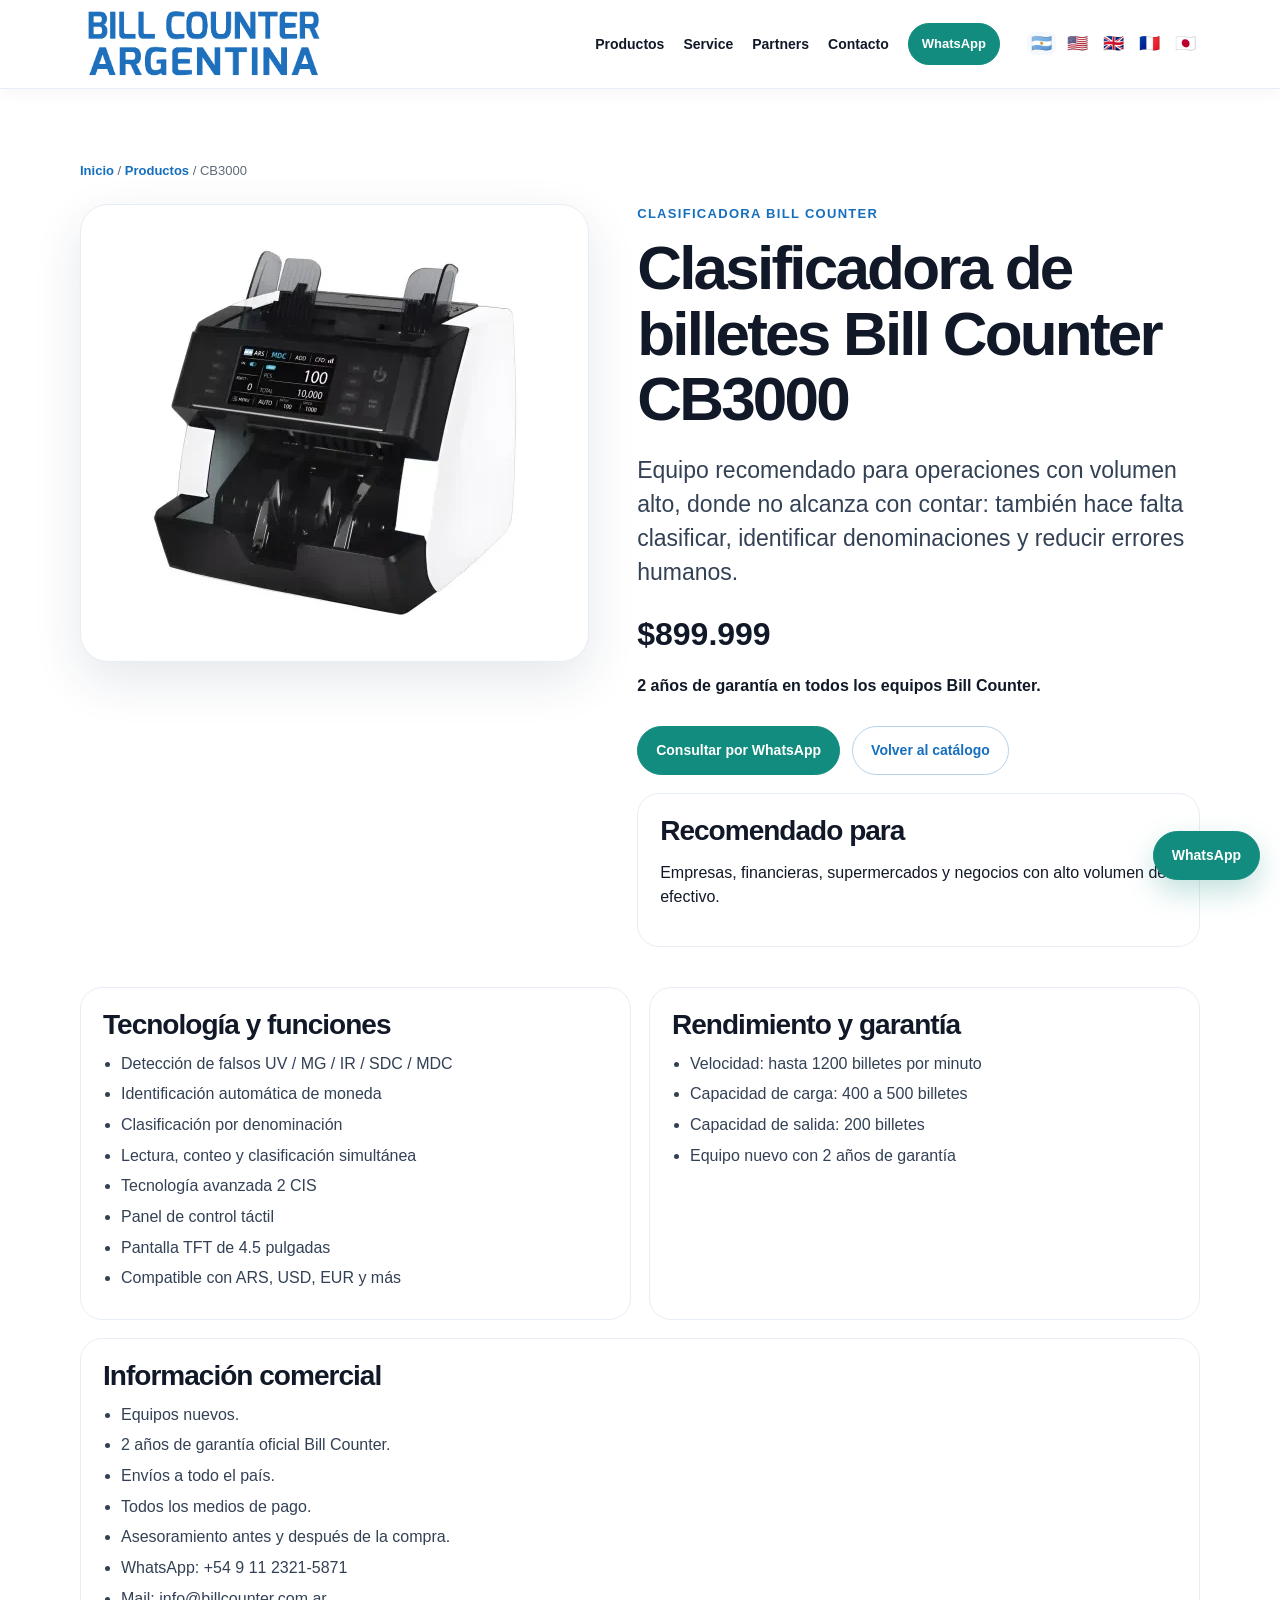
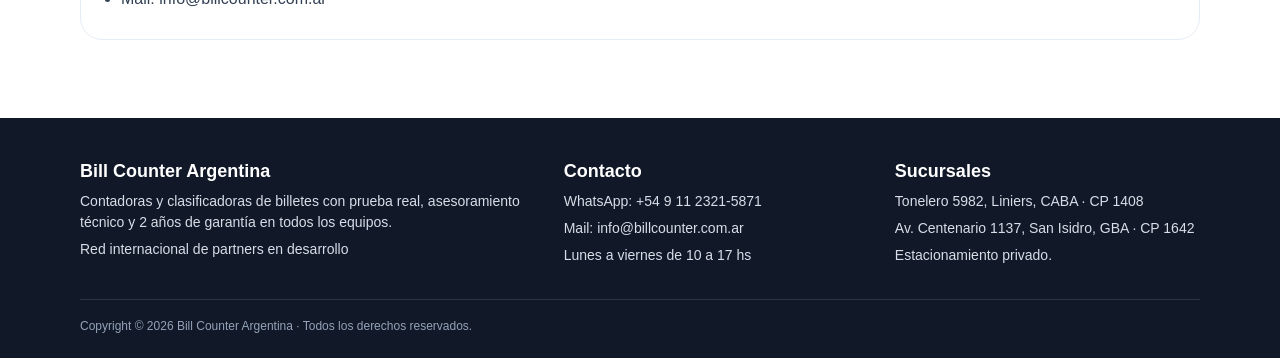
<file: productos/cb3000/index.html>
<!doctype html>
<html lang="es-AR">
<head>
  <meta charset="utf-8">
  <meta name="viewport" content="width=device-width, initial-scale=1">
  <title>Clasificadora de billetes Bill Counter CB3000 | Bill Counter Argentina</title>
  <meta name="description" content="Clasificadora de billetes Bill Counter CB3000: Clasifica por denominación y detecta falsos con tecnología avanzada. Equipo nuevo con 2 años de garantía y soporte técnico local.">
  <link rel="canonical" href="https://www.billcounter.com.ar/productos/cb3000/">
  
    <link rel="alternate" hreflang="es-AR" href="https://www.billcounter.com.ar/">
    <link rel="alternate" hreflang="en-US" href="https://www.billcounter.com.ar/en-us/">
    <link rel="alternate" hreflang="en-GB" href="https://www.billcounter.com.ar/en-gb/">
    <link rel="alternate" hreflang="fr" href="https://www.billcounter.com.ar/fr/">
    <link rel="alternate" hreflang="ja" href="https://www.billcounter.com.ar/ja/">
    <link rel="alternate" hreflang="x-default" href="https://www.billcounter.com.ar/">
    
  <meta property="og:title" content="Clasificadora de billetes Bill Counter CB3000 | Bill Counter Argentina">
  <meta property="og:description" content="Clasificadora de billetes Bill Counter CB3000: Clasifica por denominación y detecta falsos con tecnología avanzada. Equipo nuevo con 2 años de garantía y soporte técnico local.">
  <meta property="og:type" content="website">
  <meta property="og:image" content="https://www.billcounter.com.ar/assets/img/linea-productos.webp">
  <link rel="stylesheet" href="../../assets/styles.css">
</head>
<body>

    <header class="topbar">
      <div class="container nav">
        <a class="brand" href="../../">
          <img src="../../assets/img/logo.png" alt="Bill Counter Argentina">
        </a>
        
      <nav class="navlinks" aria-label="Navegación principal">
        <a href="../../#productos">Productos</a>
        <a href="../../service/">Service</a>
        <a href="../../partners/">Partners</a>
        <a href="../../contacto/">Contacto</a>
        <a class="btn small whatsapp" href="https://wa.me/5491123215871?text=Hola%2C%20quiero%20asesoramiento%20para%20elegir%20una%20contadora%20de%20billetes." target="_blank" rel="noopener">WhatsApp</a>
        <span class="langs" aria-label="Idiomas">
          <a class="flaglink active" href="../../">🇦🇷</a>
          <a class="flaglink" href="../../en-us/">🇺🇸</a>
          <a class="flaglink" href="../../en-gb/">🇬🇧</a>
          <a class="flaglink" href="../../fr/">🇫🇷</a>
          <a class="flaglink" href="../../ja/">🇯🇵</a>
        </span>
      </nav>
    
        <div class="mobile-menu"><a href="../../#productos">Productos</a><span>·</span><a href="../../contacto/">Contacto</a><span class="mobile-flags" aria-label="Idiomas"><a class="flaglink active" href="../../">🇦🇷</a><a class="flaglink" href="../../en-us/">🇺🇸</a><a class="flaglink" href="../../en-gb/">🇬🇧</a><a class="flaglink" href="../../fr/">🇫🇷</a><a class="flaglink" href="../../ja/">🇯🇵</a></span></div>
      </div>
    </header>
    
<main class="product-detail">
  <div class="container">
    <div class="breadcrumb"><a href="../../">Inicio</a> / <a href="../">Productos</a> / CB3000</div>
    <div class="detail-grid">
      <div class="detail-gallery">
        <img src="../../assets/img/cb3000.webp" alt="Clasificadora de billetes Bill Counter CB3000">
      </div>
      <div class="detail-info">
        <p class="eyebrow">Clasificadora Bill Counter</p>
        <h1>Clasificadora de billetes Bill Counter CB3000</h1>
        <p class="lead">Equipo recomendado para operaciones con volumen alto, donde no alcanza con contar: también hace falta clasificar, identificar denominaciones y reducir errores humanos.</p>
        <div class="detail-price">$899.999</div>
        <p><strong>2 años de garantía en todos los equipos Bill Counter.</strong></p>
        <div class="hero-actions">
          <a class="btn whatsapp" href="https://wa.me/5491123215871?text=Hola%2C%20quiero%20consultar%20por%20la%20Clasificadora%20Bill%20Counter%20CB3000." target="_blank" rel="noopener">Consultar por WhatsApp</a>
          <a class="btn ghost" href="../">Volver al catálogo</a>
        </div>
        <div class="detail-box">
          <h2>Recomendado para</h2>
          <p>Empresas, financieras, supermercados y negocios con alto volumen de efectivo.</p>
        </div>
        
      </div>
    </div>

    <div class="spec-grid">
      <div class="detail-box">
        <h2>Tecnología y funciones</h2>
        <ul class="list"><li>Detección de falsos UV / MG / IR / SDC / MDC</li><li>Identificación automática de moneda</li><li>Clasificación por denominación</li><li>Lectura, conteo y clasificación simultánea</li><li>Tecnología avanzada 2 CIS</li><li>Panel de control táctil</li><li>Pantalla TFT de 4.5 pulgadas</li><li>Compatible con ARS, USD, EUR y más</li></ul>
      </div>
      <div class="detail-box">
        <h2>Rendimiento y garantía</h2>
        <ul class="list"><li>Velocidad: hasta 1200 billetes por minuto</li><li>Capacidad de carga: 400 a 500 billetes</li><li>Capacidad de salida: 200 billetes</li><li>Equipo nuevo con 2 años de garantía</li></ul>
      </div>
    </div>

    <div class="detail-box">
      <h2>Información comercial</h2>
      <ul class="list">
        <li>Equipos nuevos.</li>
        <li>2 años de garantía oficial Bill Counter.</li>
        <li>Envíos a todo el país.</li>
        <li>Todos los medios de pago.</li>
        <li>Asesoramiento antes y después de la compra.</li>
        <li>WhatsApp: +54 9 11 2321-5871</li>
        <li>Mail: info@billcounter.com.ar</li>
      </ul>
    </div>
  </div>
</main>

    <footer class="footer">
      <div class="container">
        <div class="footer-grid">
          <div>
            <h3>Bill Counter Argentina</h3>
            <p>Contadoras y clasificadoras de billetes con prueba real, asesoramiento técnico y 2 años de garantía en todos los equipos.</p>
            <p><a href="../../partners/">Red internacional de partners en desarrollo</a></p>
          </div>
          <div>
            <h3>Contacto</h3>
            <p>WhatsApp: <a href="https://wa.me/5491123215871?text=Hola%2C%20quiero%20consultar%20por%20Bill%20Counter.">+54 9 11 2321-5871</a></p>
            <p>Mail: <a href="mailto:info@billcounter.com.ar">info@billcounter.com.ar</a></p>
            <p>Lunes a viernes de 10 a 17 hs</p>
          </div>
          <div>
            <h3>Sucursales</h3>
            <p>Tonelero 5982, Liniers, CABA · CP 1408</p>
            <p>Av. Centenario 1137, San Isidro, GBA · CP 1642</p>
            <p>Estacionamiento privado.</p>
          </div>
        </div>
        <div class="copyright">Copyright © 2026 Bill Counter Argentina · Todos los derechos reservados.</div>
      </div>
    </footer>
    <a class="btn whatsapp fixed-wa" href="https://wa.me/5491123215871?text=Hola%2C%20quiero%20asesoramiento%20para%20elegir%20una%20contadora%20de%20billetes." target="_blank" rel="noopener">WhatsApp</a>
    </body></html>
</file>
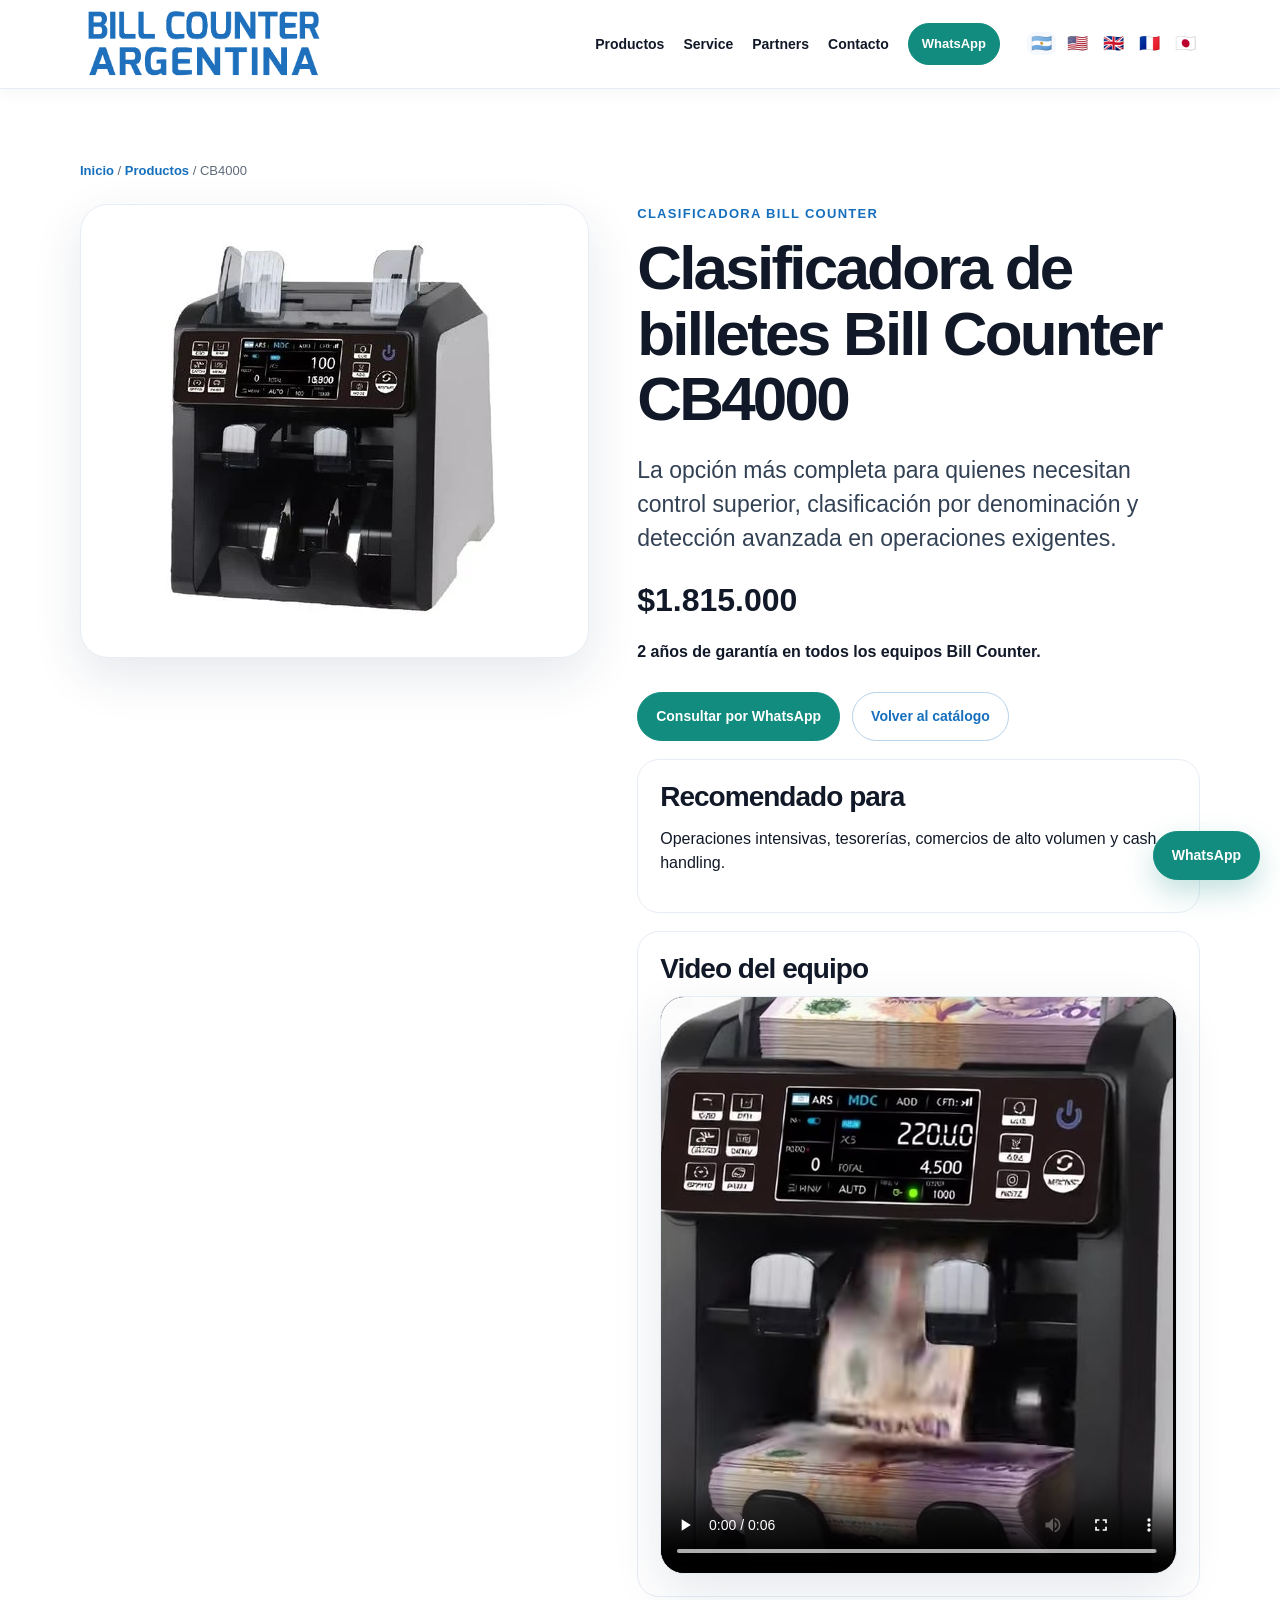
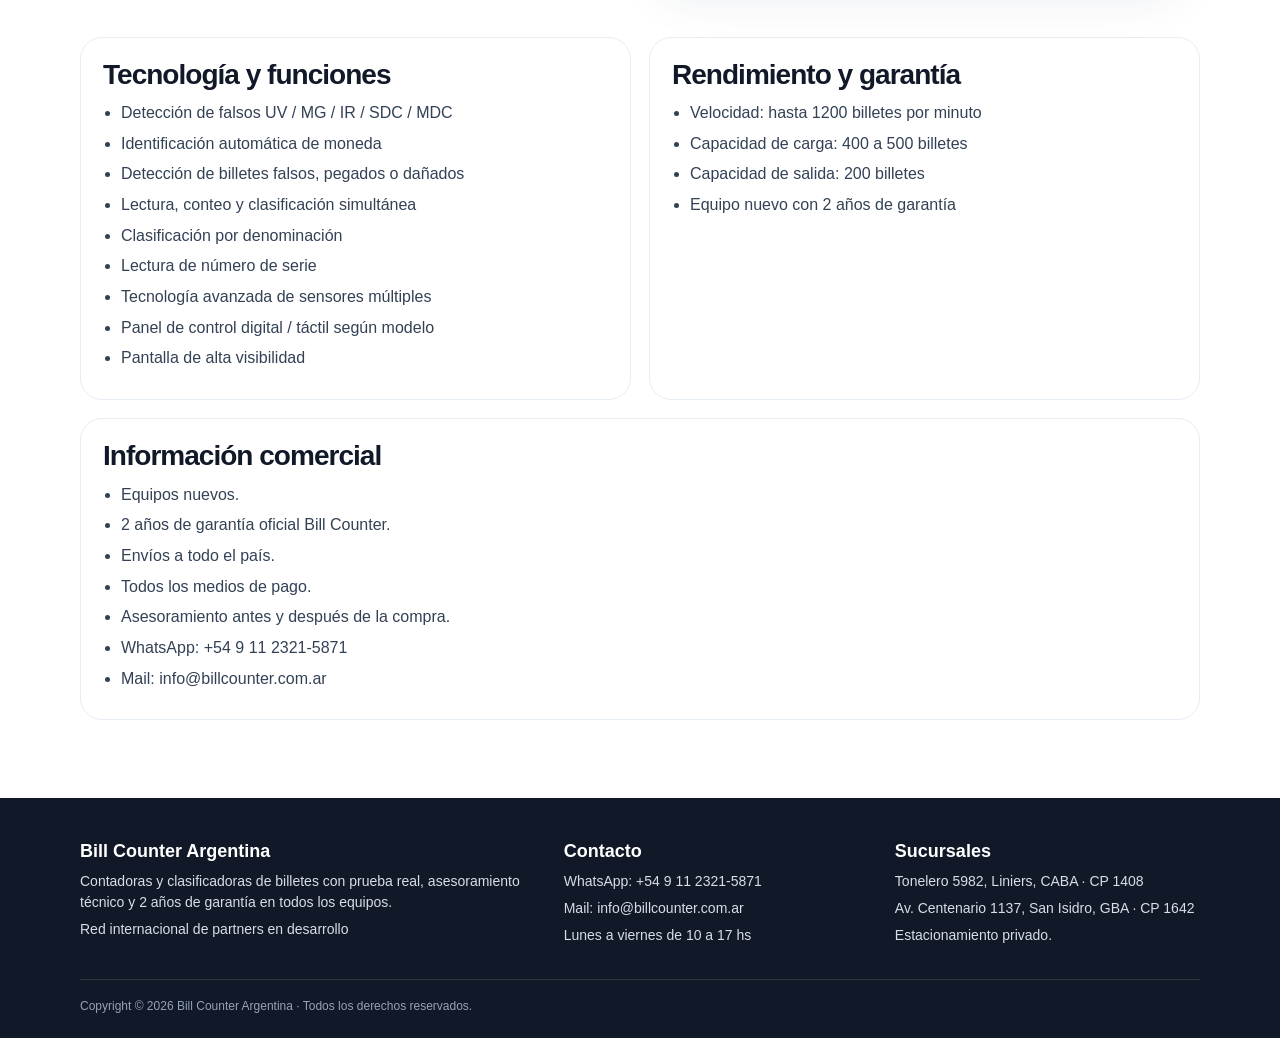
<file: productos/cb4000/index.html>
<!doctype html>
<html lang="es-AR">
<head>
  <meta charset="utf-8">
  <meta name="viewport" content="width=device-width, initial-scale=1">
  <title>Clasificadora de billetes Bill Counter CB4000 | Bill Counter Argentina</title>
  <meta name="description" content="Clasificadora de billetes Bill Counter CB4000: Alta gama para detección, denominación y uso intensivo. Equipo nuevo con 2 años de garantía y soporte técnico local.">
  <link rel="canonical" href="https://www.billcounter.com.ar/productos/cb4000/">
  
    <link rel="alternate" hreflang="es-AR" href="https://www.billcounter.com.ar/">
    <link rel="alternate" hreflang="en-US" href="https://www.billcounter.com.ar/en-us/">
    <link rel="alternate" hreflang="en-GB" href="https://www.billcounter.com.ar/en-gb/">
    <link rel="alternate" hreflang="fr" href="https://www.billcounter.com.ar/fr/">
    <link rel="alternate" hreflang="ja" href="https://www.billcounter.com.ar/ja/">
    <link rel="alternate" hreflang="x-default" href="https://www.billcounter.com.ar/">
    
  <meta property="og:title" content="Clasificadora de billetes Bill Counter CB4000 | Bill Counter Argentina">
  <meta property="og:description" content="Clasificadora de billetes Bill Counter CB4000: Alta gama para detección, denominación y uso intensivo. Equipo nuevo con 2 años de garantía y soporte técnico local.">
  <meta property="og:type" content="website">
  <meta property="og:image" content="https://www.billcounter.com.ar/assets/img/linea-productos.webp">
  <link rel="stylesheet" href="../../assets/styles.css">
</head>
<body>

    <header class="topbar">
      <div class="container nav">
        <a class="brand" href="../../">
          <img src="../../assets/img/logo.png" alt="Bill Counter Argentina">
        </a>
        
      <nav class="navlinks" aria-label="Navegación principal">
        <a href="../../#productos">Productos</a>
        <a href="../../service/">Service</a>
        <a href="../../partners/">Partners</a>
        <a href="../../contacto/">Contacto</a>
        <a class="btn small whatsapp" href="https://wa.me/5491123215871?text=Hola%2C%20quiero%20asesoramiento%20para%20elegir%20una%20contadora%20de%20billetes." target="_blank" rel="noopener">WhatsApp</a>
        <span class="langs" aria-label="Idiomas">
          <a class="flaglink active" href="../../">🇦🇷</a>
          <a class="flaglink" href="../../en-us/">🇺🇸</a>
          <a class="flaglink" href="../../en-gb/">🇬🇧</a>
          <a class="flaglink" href="../../fr/">🇫🇷</a>
          <a class="flaglink" href="../../ja/">🇯🇵</a>
        </span>
      </nav>
    
        <div class="mobile-menu"><a href="../../#productos">Productos</a><span>·</span><a href="../../contacto/">Contacto</a><span class="mobile-flags" aria-label="Idiomas"><a class="flaglink active" href="../../">🇦🇷</a><a class="flaglink" href="../../en-us/">🇺🇸</a><a class="flaglink" href="../../en-gb/">🇬🇧</a><a class="flaglink" href="../../fr/">🇫🇷</a><a class="flaglink" href="../../ja/">🇯🇵</a></span></div>
      </div>
    </header>
    
<main class="product-detail">
  <div class="container">
    <div class="breadcrumb"><a href="../../">Inicio</a> / <a href="../">Productos</a> / CB4000</div>
    <div class="detail-grid">
      <div class="detail-gallery">
        <img src="../../assets/img/cb4000.webp" alt="Clasificadora de billetes Bill Counter CB4000">
      </div>
      <div class="detail-info">
        <p class="eyebrow">Clasificadora Bill Counter</p>
        <h1>Clasificadora de billetes Bill Counter CB4000</h1>
        <p class="lead">La opción más completa para quienes necesitan control superior, clasificación por denominación y detección avanzada en operaciones exigentes.</p>
        <div class="detail-price">$1.815.000</div>
        <p><strong>2 años de garantía en todos los equipos Bill Counter.</strong></p>
        <div class="hero-actions">
          <a class="btn whatsapp" href="https://wa.me/5491123215871?text=Hola%2C%20quiero%20consultar%20por%20la%20Clasificadora%20Bill%20Counter%20CB4000." target="_blank" rel="noopener">Consultar por WhatsApp</a>
          <a class="btn ghost" href="../">Volver al catálogo</a>
        </div>
        <div class="detail-box">
          <h2>Recomendado para</h2>
          <p>Operaciones intensivas, tesorerías, comercios de alto volumen y cash handling.</p>
        </div>
        
        <div class="detail-box">
          <h2>Video del equipo</h2>
          <div class="video-box">
            <video controls preload="metadata" poster="../../assets/img/cb4000-video-cover.jpg">
              <source src="../../assets/video/billcounter4000.mp4" type="video/mp4">
            </video>
          </div>
        </div>
        
      </div>
    </div>

    <div class="spec-grid">
      <div class="detail-box">
        <h2>Tecnología y funciones</h2>
        <ul class="list"><li>Detección de falsos UV / MG / IR / SDC / MDC</li><li>Identificación automática de moneda</li><li>Detección de billetes falsos, pegados o dañados</li><li>Lectura, conteo y clasificación simultánea</li><li>Clasificación por denominación</li><li>Lectura de número de serie</li><li>Tecnología avanzada de sensores múltiples</li><li>Panel de control digital / táctil según modelo</li><li>Pantalla de alta visibilidad</li></ul>
      </div>
      <div class="detail-box">
        <h2>Rendimiento y garantía</h2>
        <ul class="list"><li>Velocidad: hasta 1200 billetes por minuto</li><li>Capacidad de carga: 400 a 500 billetes</li><li>Capacidad de salida: 200 billetes</li><li>Equipo nuevo con 2 años de garantía</li></ul>
      </div>
    </div>

    <div class="detail-box">
      <h2>Información comercial</h2>
      <ul class="list">
        <li>Equipos nuevos.</li>
        <li>2 años de garantía oficial Bill Counter.</li>
        <li>Envíos a todo el país.</li>
        <li>Todos los medios de pago.</li>
        <li>Asesoramiento antes y después de la compra.</li>
        <li>WhatsApp: +54 9 11 2321-5871</li>
        <li>Mail: info@billcounter.com.ar</li>
      </ul>
    </div>
  </div>
</main>

    <footer class="footer">
      <div class="container">
        <div class="footer-grid">
          <div>
            <h3>Bill Counter Argentina</h3>
            <p>Contadoras y clasificadoras de billetes con prueba real, asesoramiento técnico y 2 años de garantía en todos los equipos.</p>
            <p><a href="../../partners/">Red internacional de partners en desarrollo</a></p>
          </div>
          <div>
            <h3>Contacto</h3>
            <p>WhatsApp: <a href="https://wa.me/5491123215871?text=Hola%2C%20quiero%20consultar%20por%20Bill%20Counter.">+54 9 11 2321-5871</a></p>
            <p>Mail: <a href="mailto:info@billcounter.com.ar">info@billcounter.com.ar</a></p>
            <p>Lunes a viernes de 10 a 17 hs</p>
          </div>
          <div>
            <h3>Sucursales</h3>
            <p>Tonelero 5982, Liniers, CABA · CP 1408</p>
            <p>Av. Centenario 1137, San Isidro, GBA · CP 1642</p>
            <p>Estacionamiento privado.</p>
          </div>
        </div>
        <div class="copyright">Copyright © 2026 Bill Counter Argentina · Todos los derechos reservados.</div>
      </div>
    </footer>
    <a class="btn whatsapp fixed-wa" href="https://wa.me/5491123215871?text=Hola%2C%20quiero%20asesoramiento%20para%20elegir%20una%20contadora%20de%20billetes." target="_blank" rel="noopener">WhatsApp</a>
    </body></html>
</file>
<file: assets/styles.css>
:root{
  --blue:#166fbd;
  --blue-2:#0f5da6;
  --dark:#111827;
  --muted:#5f6b7a;
  --line:#e7edf4;
  --soft:#f5f8fc;
  --white:#fff;
  --ok:#27a366;
  --orange:#ff8a00;
  --shadow:0 18px 50px rgba(15,45,78,.11);
  --radius:20px;
}
*{box-sizing:border-box}
html{scroll-behavior:smooth}
body{
  margin:0;
  font-family: Arial, Helvetica, sans-serif;
  color:var(--dark);
  background:#fff;
  line-height:1.48;
}
a{color:inherit;text-decoration:none}
img,video{max-width:100%;display:block}
.container{width:min(1120px, calc(100% - 38px));margin:0 auto}
.topbar{
  background:#fff;
  border-bottom:1px solid var(--line);
  position:sticky;
  top:0;
  z-index:20;
  box-shadow:0 4px 16px rgba(0,0,0,.04);
}
.nav{
  min-height:88px;
  display:flex;
  align-items:center;
  justify-content:space-between;
  gap:24px;
}
.brand{
  display:flex;
  align-items:center;
  gap:14px;
}
.brand img{width:245px;height:auto}
.brand-text{font-weight:900;color:var(--blue);font-size:26px;line-height:.95;letter-spacing:.02em;display:none}
.navlinks{
  display:flex;
  align-items:center;
  gap:19px;
  font-size:14px;
  font-weight:700;
}
.navlinks a:hover{color:var(--blue)}
.langs{display:flex;align-items:center;gap:7px;margin-left:8px;font-size:17px}
.flaglink{padding:3px 4px;border-radius:8px;line-height:1}
.flaglink.active,.flaglink:hover{background:var(--soft)}
.btn{
  display:inline-flex;
  align-items:center;
  justify-content:center;
  gap:8px;
  padding:13px 18px;
  background:var(--blue);
  color:#fff;
  border-radius:999px;
  font-weight:800;
  font-size:14px;
  border:1px solid var(--blue);
  transition:.18s ease;
  cursor:pointer;
}
.btn:hover{background:var(--blue-2);transform:translateY(-1px)}
.btn.ghost{background:#fff;color:var(--blue);border-color:#b6d2eb}
.btn.dark{background:var(--dark);border-color:var(--dark)}
.btn.whatsapp{background:#128c7e;border-color:#128c7e}
.btn.small{padding:10px 13px;font-size:13px}
.hero{
  background:
    radial-gradient(circle at 82% 10%, rgba(22,111,189,.12), transparent 36%),
    linear-gradient(180deg,#fff 0%,#f7fbff 100%);
  padding:72px 0 56px;
}
.hero-grid{
  display:grid;
  grid-template-columns:1.03fr .97fr;
  gap:44px;
  align-items:center;
}
.eyebrow{
  color:var(--blue);
  font-weight:900;
  text-transform:uppercase;
  letter-spacing:.10em;
  font-size:13px;
  margin:0 0 12px;
}
h1,h2,h3{margin:0;color:var(--dark);line-height:1.05}
h1{
  font-size:clamp(40px,6vw,76px);
  letter-spacing:-.045em;
}
h1 span{color:var(--blue)}
.lead{
  font-size:clamp(18px,2.3vw,23px);
  color:#334155;
  margin:22px 0 0;
  max-width:720px;
}
.hero-actions{display:flex;flex-wrap:wrap;gap:12px;margin-top:28px}
.trust-row{
  display:grid;
  grid-template-columns:repeat(3,1fr);
  gap:12px;
  margin-top:28px;
}
.trust-card{
  background:#fff;
  border:1px solid var(--line);
  border-radius:16px;
  padding:15px 14px;
  box-shadow:0 8px 24px rgba(15,45,78,.06);
  font-weight:800;
  color:#24364d;
}
.trust-card strong{display:block;color:var(--blue);font-size:24px;line-height:1}
.hero-media{
  background:#fff;
  border:1px solid var(--line);
  border-radius:28px;
  padding:24px;
  box-shadow:var(--shadow);
}
.hero-media img{border-radius:18px}
.notice{
  background:var(--blue);
  color:#fff;
  padding:16px 0;
  text-align:center;
  font-weight:900;
  letter-spacing:.01em;
}
.section{padding:74px 0}
.section.soft{background:var(--soft)}
.section-head{
  display:flex;
  align-items:end;
  justify-content:space-between;
  gap:24px;
  margin-bottom:28px;
}
.section-head p{max-width:610px;margin:0;color:var(--muted)}
h2{
  font-size:clamp(30px,4.6vw,50px);
  letter-spacing:-.035em;
}
h2 .blue{color:var(--blue)}
.product-grid{
  display:grid;
  grid-template-columns:repeat(3,1fr);
  gap:20px;
}
.product-card{
  background:#fff;
  border:1px solid var(--line);
  border-radius:22px;
  overflow:hidden;
  box-shadow:0 10px 28px rgba(15,45,78,.06);
  display:flex;
  flex-direction:column;
  min-height:100%;
}
.product-card:hover{box-shadow:var(--shadow);transform:translateY(-2px);transition:.18s ease}
.product-img{
  height:230px;
  display:flex;
  align-items:center;
  justify-content:center;
  padding:22px;
  background:linear-gradient(180deg,#fff,#f8fbff);
}
.product-img img{max-height:190px;object-fit:contain}
.card-body{padding:20px;display:flex;flex-direction:column;gap:11px;flex:1}
.badge{
  width:max-content;
  background:#e8f3ff;
  color:var(--blue);
  font-weight:900;
  padding:6px 10px;
  border-radius:999px;
  font-size:12px;
}
.badge.offer{background:#fff2e3;color:#ba5900}
.product-title{
  color:#172033;
  font-size:20px;
  line-height:1.15;
  font-weight:900;
}
.product-short{color:var(--muted);font-size:14px;margin:0}
.price{font-size:23px;font-weight:900;color:#111827;margin-top:auto}
.old-price{font-size:13px;color:#6b7280;text-decoration:line-through;margin-right:7px}
.card-actions{display:flex;gap:9px;flex-wrap:wrap;margin-top:4px}
.split{
  display:grid;
  grid-template-columns:.92fr 1.08fr;
  gap:42px;
  align-items:center;
}
.video-box{
  border-radius:24px;
  overflow:hidden;
  box-shadow:var(--shadow);
  border:1px solid var(--line);
  background:#000;
}
.copy p{color:#4b5563;font-size:17px}
.checks{
  display:grid;
  grid-template-columns:repeat(2,1fr);
  gap:15px;
  margin-top:22px;
}
.check{
  background:#fff;
  border:1px solid var(--line);
  border-radius:16px;
  padding:16px;
  font-weight:800;
}
.check span{color:var(--ok);margin-right:7px}
.steps{
  display:grid;
  grid-template-columns:repeat(3,1fr);
  gap:18px;
}
.step{
  background:#fff;
  border:1px solid var(--line);
  border-radius:20px;
  padding:22px;
  min-height:178px;
}
.step-num{
  width:42px;height:42px;border-radius:50%;background:var(--blue);color:#fff;
  display:flex;align-items:center;justify-content:center;font-weight:900;margin-bottom:14px;
}
.step h3{font-size:22px;margin-bottom:8px}
.step p{color:var(--muted);margin:0}
.cta-band{
  background:linear-gradient(135deg,var(--blue),#0d3f73);
  color:#fff;
  border-radius:28px;
  padding:36px;
  display:grid;
  grid-template-columns:1fr auto;
  gap:28px;
  align-items:center;
}
.cta-band h2{color:#fff}
.cta-band p{color:#eaf4ff;margin:12px 0 0;font-size:17px}
.footer{
  background:#111827;
  color:#d7dee8;
  padding:44px 0 22px;
}
.footer-grid{
  display:grid;
  grid-template-columns:1.2fr .8fr .8fr;
  gap:26px;
}
.footer h3{color:#fff;margin-bottom:10px;font-size:18px}
.footer p,.footer a{color:#d7dee8;margin:6px 0;font-size:14px}
.footer a:hover{color:#fff}
.copyright{border-top:1px solid rgba(255,255,255,.12);margin-top:28px;padding-top:18px;font-size:12px;color:#94a3b8}
.breadcrumb{font-size:13px;color:var(--muted);margin:24px 0}
.breadcrumb a{color:var(--blue);font-weight:800}
.product-detail{
  padding:48px 0 78px;
}
.detail-grid{
  display:grid;
  grid-template-columns:.95fr 1.05fr;
  gap:48px;
  align-items:start;
}
.detail-gallery{
  background:#fff;
  border:1px solid var(--line);
  border-radius:28px;
  box-shadow:var(--shadow);
  padding:28px;
}
.detail-gallery img{margin:auto;max-height:470px;object-fit:contain}
.detail-info h1{font-size:clamp(36px,5vw,62px)}
.detail-price{font-size:32px;font-weight:900;margin:22px 0 8px}
.detail-box{
  border:1px solid var(--line);
  border-radius:22px;
  padding:22px;
  margin-top:18px;
  background:#fff;
}
.detail-box h2{font-size:28px;margin-bottom:12px}
.list{
  margin:0;
  padding-left:18px;
}
.list li{margin:7px 0;color:#334155}
.spec-grid{
  display:grid;
  grid-template-columns:repeat(2,1fr);
  gap:18px;
  margin-top:22px;
}
.fixed-wa{
  position:fixed;
  right:20px;
  bottom:20px;
  z-index:30;
  box-shadow:0 12px 28px rgba(18,140,126,.25);
}
.lang-hero{
  padding:66px 0 44px;
  background:linear-gradient(180deg,#fff,#f7fbff);
}
.lang-box{
  background:#fff;
  border:1px solid var(--line);
  border-radius:24px;
  box-shadow:var(--shadow);
  padding:28px;
}
.partner-grid{
  display:grid;
  grid-template-columns:repeat(2,1fr);
  gap:20px;
}
.partner-card{
  background:#fff;
  border:1px solid var(--line);
  border-radius:20px;
  padding:22px;
}
.partner-card h3{font-size:24px;margin-bottom:10px}
.partner-card p{color:var(--muted)}
.table{
  width:100%;
  border-collapse:collapse;
  background:#fff;
  border:1px solid var(--line);
  border-radius:18px;
  overflow:hidden;
  display:table;
}
.table th,.table td{border-bottom:1px solid var(--line);padding:13px 14px;text-align:left;font-size:14px}
.table th{background:#f7fbff;color:#24364d;font-weight:900}
.mobile-menu{display:none}
@media (max-width:920px){
  .nav{min-height:76px}
  .brand img{width:210px}
  .navlinks{display:none}
  .mobile-menu{display:flex;align-items:center;gap:8px;font-size:14px}
  .hero-grid,.split,.detail-grid,.footer-grid,.cta-band{grid-template-columns:1fr}
  .hero{padding:45px 0 42px}
  .trust-row,.product-grid,.steps,.checks,.spec-grid,.partner-grid{grid-template-columns:1fr}
  .product-img{height:210px}
  .section{padding:54px 0}
  .section-head{display:block}
  .section-head p{margin-top:12px}
  .fixed-wa{right:14px;bottom:14px}
}
@media (max-width:560px){
  .container{width:min(100% - 28px,1120px)}
  h1{font-size:40px}
  .brand img{width:190px}
  .hero-actions .btn{width:100%}
  .detail-info .btn{width:100%}
  .cta-band{padding:26px}
}

/* v2 refinements */
.price-offer{
  display:flex;
  flex-direction:column;
  align-items:flex-start;
  gap:2px;
  line-height:1.1;
}
.price-before{
  font-size:13px;
  color:#6b7280;
  font-weight:800;
}
.price-before s{ text-decoration:line-through; }
.price-now{
  font-size:23px;
  font-weight:900;
  color:#111827;
}
.detail-price-offer{
  display:flex;
  flex-direction:column;
  align-items:flex-start;
  gap:4px;
}
.detail-price-offer .price-before{font-size:15px}
.detail-price-offer .price-now{font-size:34px}


/* v3 mobile refinements */
.mobile-flags{display:none}
@media (max-width:920px){
  .nav{gap:10px}
  .mobile-menu{justify-content:flex-end;flex-wrap:wrap;line-height:1.1}
  .mobile-menu .mobile-flags{display:inline-flex;align-items:center;gap:2px;margin-left:4px}
  .mobile-menu .mobile-flags .flaglink{font-size:13px;padding:2px 2px}
  .hero-media{padding:16px;border-radius:22px}
  .notice{font-size:14px;padding:13px 14px}
}
@media (max-width:560px){
  .nav{min-height:64px;gap:8px}
  .brand img{width:140px}
  .mobile-menu{font-size:12px;gap:4px;max-width:172px}
  .hero{padding:34px 0 34px}
  h1{font-size:34px;letter-spacing:-.035em}
  .lead{font-size:16px}
  .trust-card{padding:12px 12px;border-radius:14px;font-size:13px}
  .trust-card strong{font-size:20px}
  .section{padding:42px 0}
  .section-head{margin-bottom:20px}
  .product-img{height:178px;padding:16px}
  .product-img img{max-height:150px}
  .card-body{padding:16px;gap:9px}
  .product-title{font-size:17px}
  .product-short{font-size:13px}
  .price{font-size:20px}
  .btn.small{padding:9px 11px;font-size:12px}
  .detail-box{padding:18px}
}
</file>
